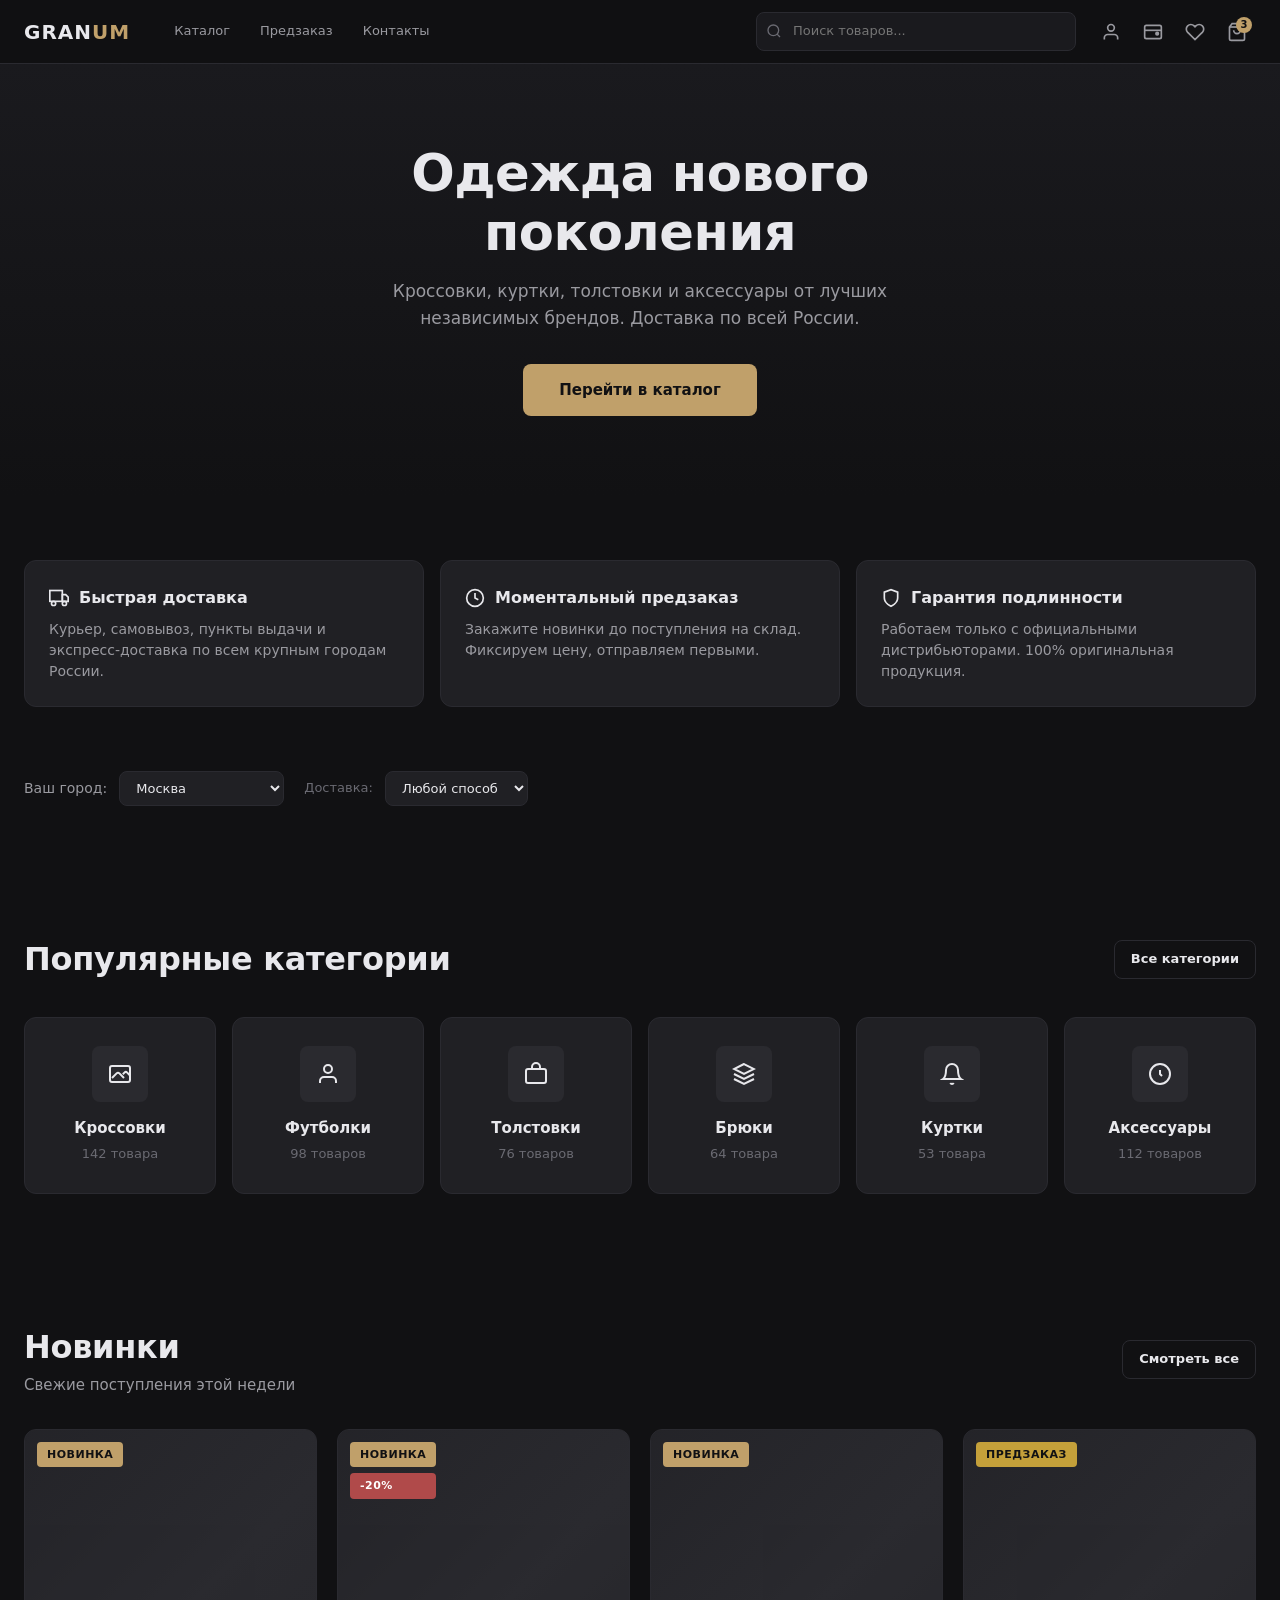
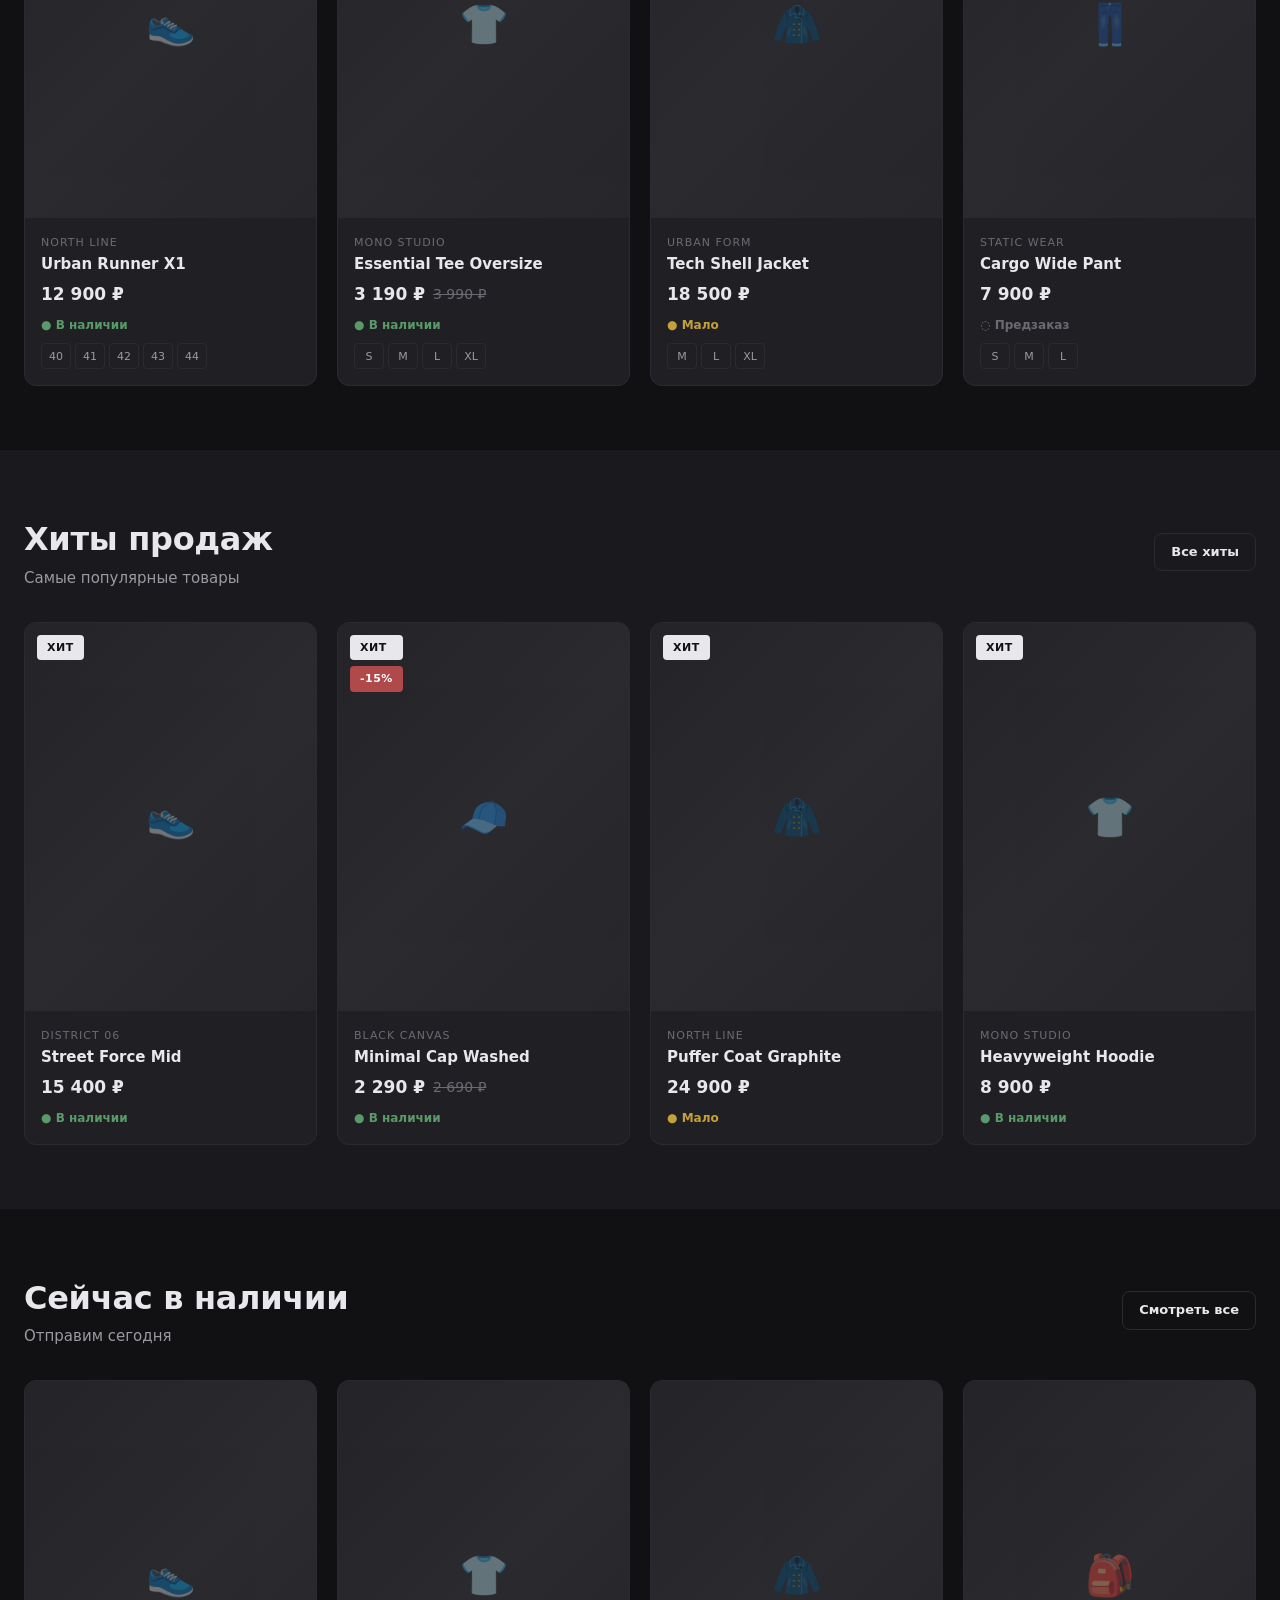
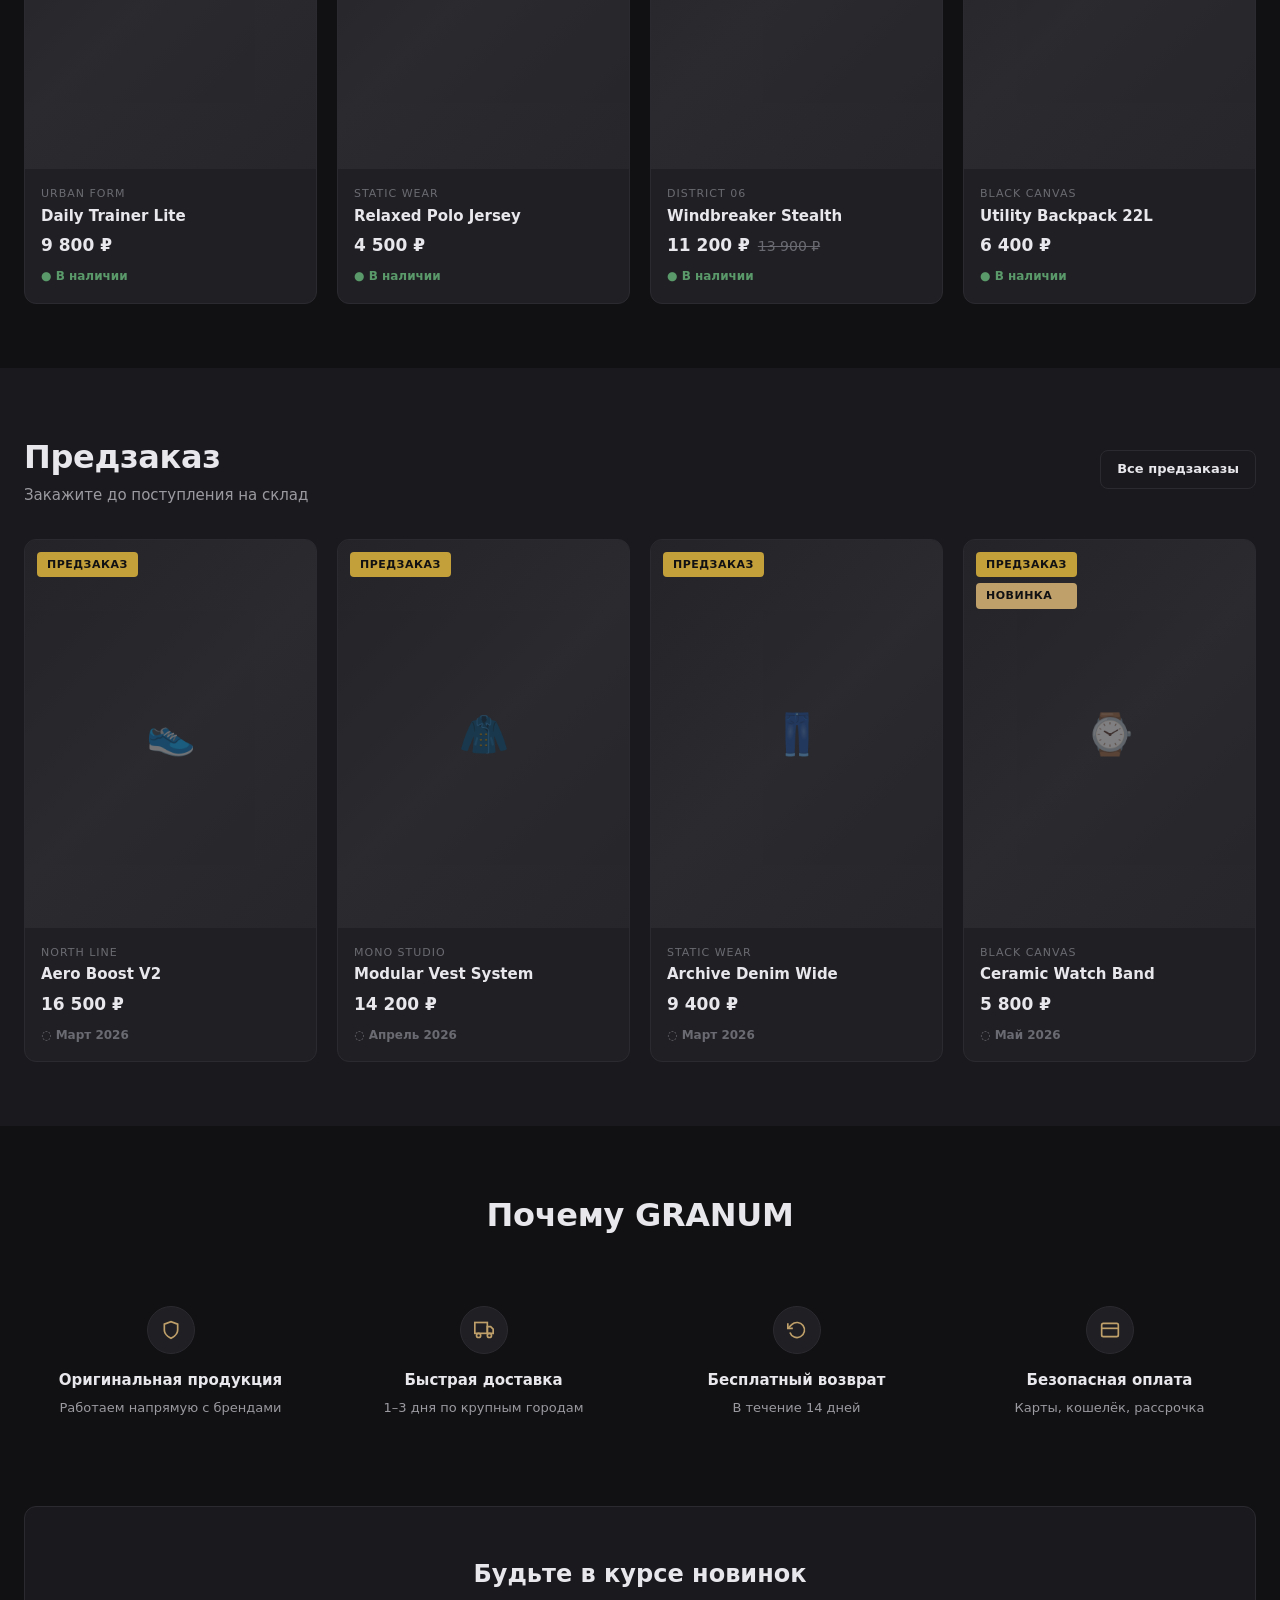
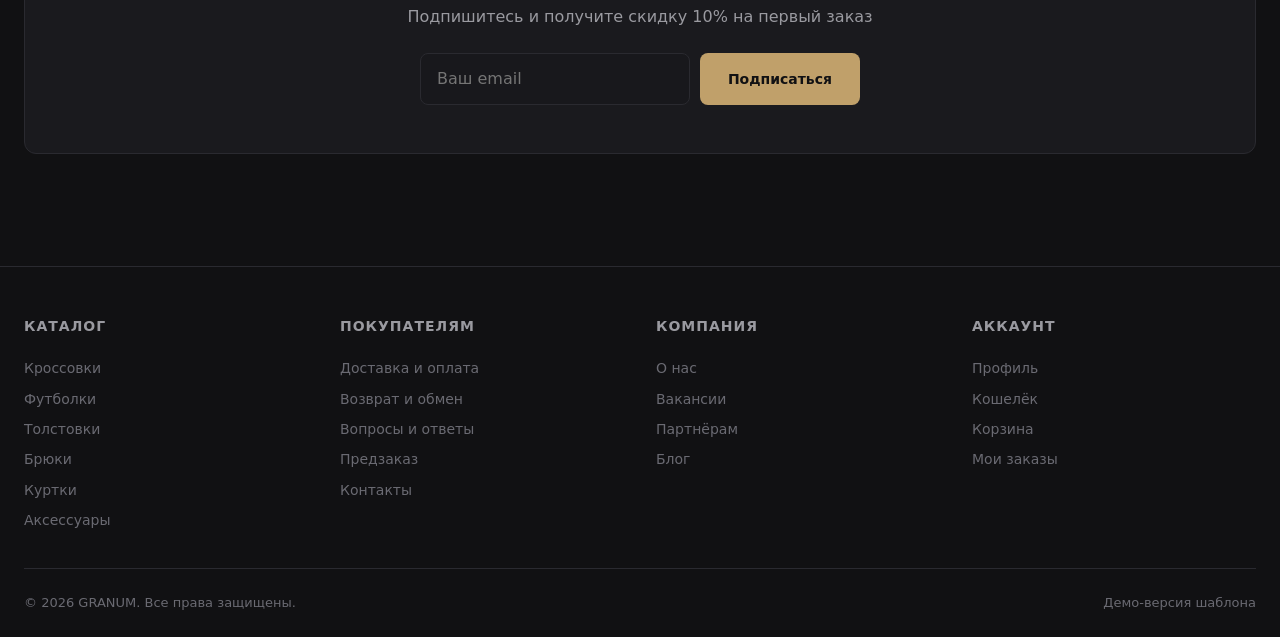
<file: clothing-store/index.html>
<!DOCTYPE html>
<html lang="ru">
<head>
<meta charset="UTF-8">
<meta name="viewport" content="width=device-width, initial-scale=1.0">
<title>GRANUM — Интернет-магазин одежды</title>
<meta name="description" content="GRANUM — современный интернет-магазин одежды. Кроссовки, футболки, толстовки, куртки и аксессуары лучших брендов.">
<link rel="stylesheet" href="assets/css/style.css">
</head>
<body>

<!-- Header -->
<header class="header">
  <div class="container">
    <a href="index.html" class="logo">GRAN<span>UM</span></a>
    <nav class="header-nav">
      <a href="catalog.html">Каталог</a>
      <a href="preorder.html">Предзаказ</a>
      <a href="feedback.html">Контакты</a>
    </nav>
    <div class="header-search">
      <svg width="16" height="16" viewBox="0 0 24 24" fill="none" stroke="currentColor" stroke-width="2"><circle cx="11" cy="11" r="8"/><line x1="21" y1="21" x2="16.65" y2="16.65"/></svg>
      <input type="text" placeholder="Поиск товаров...">
    </div>
    <div class="header-icons">
      <a href="profile.html" title="Профиль"><svg width="20" height="20" viewBox="0 0 24 24" fill="none" stroke="currentColor" stroke-width="2"><path d="M20 21v-2a4 4 0 0 0-4-4H8a4 4 0 0 0-4 4v2"/><circle cx="12" cy="7" r="4"/></svg></a>
      <a href="wallet.html" title="Кошелёк"><svg width="20" height="20" viewBox="0 0 24 24" fill="none" stroke="currentColor" stroke-width="2"><rect x="2" y="4" width="20" height="16" rx="2"/><path d="M2 10h20"/><circle cx="17" cy="14" r="1.5" fill="currentColor"/></svg></a>
      <a href="catalog.html" title="Избранное"><svg width="20" height="20" viewBox="0 0 24 24" fill="none" stroke="currentColor" stroke-width="2"><path d="M20.84 4.61a5.5 5.5 0 0 0-7.78 0L12 5.67l-1.06-1.06a5.5 5.5 0 0 0-7.78 7.78l1.06 1.06L12 21.23l7.78-7.78 1.06-1.06a5.5 5.5 0 0 0 0-7.78z"/></svg></a>
      <a href="cart.html" title="Корзина"><svg width="20" height="20" viewBox="0 0 24 24" fill="none" stroke="currentColor" stroke-width="2"><path d="M6 2L3 6v14a2 2 0 0 0 2 2h14a2 2 0 0 0 2-2V6l-3-4z"/><line x1="3" y1="6" x2="21" y2="6"/><path d="M16 10a4 4 0 0 1-8 0"/></svg><span class="icon-badge">3</span></a>
    </div>
    <button class="burger" aria-label="Меню"><span></span><span></span><span></span></button>
  </div>
</header>

<!-- Mobile Menu -->
<div class="mobile-menu">
  <div class="mobile-menu-header">
    <span class="logo">GRAN<span>UM</span></span>
    <button class="mobile-menu-close">✕</button>
  </div>
  <nav>
    <a href="index.html">Главная</a>
    <a href="catalog.html">Каталог</a>
    <a href="preorder.html">Предзаказ</a>
    <a href="profile.html">Профиль</a>
    <a href="wallet.html">Кошелёк</a>
    <a href="cart.html">Корзина</a>
    <a href="feedback.html">Обратная связь</a>
  </nav>
</div>

<!-- Hero -->
<section class="hero">
  <div class="container">
    <h1 class="fade-in">Одежда нового<br>поколения</h1>
    <p class="fade-in">Кроссовки, куртки, толстовки и аксессуары от лучших независимых брендов. Доставка по всей России.</p>
    <div class="fade-in">
      <a href="catalog.html" class="btn btn-primary btn-lg">Перейти в каталог</a>
    </div>
  </div>
</section>

<!-- Delivery & Preorder Info -->
<section class="section">
  <div class="container">
    <div class="info-blocks fade-in">
      <div class="info-block">
        <h3><svg width="20" height="20" viewBox="0 0 24 24" fill="none" stroke="currentColor" stroke-width="2"><rect x="1" y="3" width="15" height="13"/><polygon points="16 8 20 8 23 11 23 16 16 16 16 8"/><circle cx="5.5" cy="18.5" r="2.5"/><circle cx="18.5" cy="18.5" r="2.5"/></svg> Быстрая доставка</h3>
        <p>Курьер, самовывоз, пункты выдачи и экспресс-доставка по всем крупным городам России.</p>
      </div>
      <div class="info-block">
        <h3><svg width="20" height="20" viewBox="0 0 24 24" fill="none" stroke="currentColor" stroke-width="2"><circle cx="12" cy="12" r="10"/><polyline points="12 6 12 12 16 14"/></svg> Моментальный предзаказ</h3>
        <p>Закажите новинки до поступления на склад. Фиксируем цену, отправляем первыми.</p>
      </div>
      <div class="info-block">
        <h3><svg width="20" height="20" viewBox="0 0 24 24" fill="none" stroke="currentColor" stroke-width="2"><path d="M12 22s8-4 8-10V5l-8-3-8 3v7c0 6 8 10 8 10z"/></svg> Гарантия подлинности</h3>
        <p>Работаем только с официальными дистрибьюторами. 100% оригинальная продукция.</p>
      </div>
    </div>
  </div>
</section>

<!-- City Selector -->
<section class="section" style="padding-top:0;">
  <div class="container">
    <div class="fade-in" style="display:flex;align-items:center;gap:12px;flex-wrap:wrap;">
      <span style="font-size:14px;color:var(--text-secondary);">Ваш город:</span>
      <select class="city-select sort-select">
        <option>Москва</option>
        <option>Санкт-Петербург</option>
        <option>Казань</option>
        <option>Екатеринбург</option>
        <option>Новосибирск</option>
        <option>Краснодар</option>
      </select>
      <span style="font-size:13px;color:var(--text-muted);margin-left:8px;">Доставка:</span>
      <select class="sort-select">
        <option>Любой способ</option>
        <option>Курьер</option>
        <option>Самовывоз</option>
        <option>Пункт выдачи</option>
        <option>Экспресс</option>
      </select>
    </div>
  </div>
</section>

<!-- Categories -->
<section class="section">
  <div class="container">
    <div class="section-header fade-in">
      <h2 class="section-title">Популярные категории</h2>
      <a href="catalog.html" class="btn btn-outline btn-sm">Все категории</a>
    </div>
    <div class="categories-grid fade-in">
      <a href="catalog.html" class="category-card">
        <div class="cat-icon"><svg width="24" height="24" viewBox="0 0 24 24" fill="none" stroke="currentColor" stroke-width="2"><path d="M4 16l4.586-4.586a2 2 0 0 1 2.828 0L16 16"/><path d="M14.828 12.172l1.586-1.586a2 2 0 0 1 2.828 0L22 13.5"/><rect x="2" y="4" width="20" height="16" rx="2"/></svg></div>
        <h3>Кроссовки</h3><p>142 товара</p>
      </a>
      <a href="catalog.html" class="category-card">
        <div class="cat-icon"><svg width="24" height="24" viewBox="0 0 24 24" fill="none" stroke="currentColor" stroke-width="2"><path d="M20 21v-2a4 4 0 0 0-4-4H8a4 4 0 0 0-4 4v2"/><circle cx="12" cy="7" r="4"/></svg></div>
        <h3>Футболки</h3><p>98 товаров</p>
      </a>
      <a href="catalog.html" class="category-card">
        <div class="cat-icon"><svg width="24" height="24" viewBox="0 0 24 24" fill="none" stroke="currentColor" stroke-width="2"><rect x="2" y="7" width="20" height="14" rx="2"/><path d="M16 7V5a4 4 0 0 0-8 0v2"/></svg></div>
        <h3>Толстовки</h3><p>76 товаров</p>
      </a>
      <a href="catalog.html" class="category-card">
        <div class="cat-icon"><svg width="24" height="24" viewBox="0 0 24 24" fill="none" stroke="currentColor" stroke-width="2"><path d="M12 2L2 7l10 5 10-5-10-5z"/><path d="M2 17l10 5 10-5"/><path d="M2 12l10 5 10-5"/></svg></div>
        <h3>Брюки</h3><p>64 товара</p>
      </a>
      <a href="catalog.html" class="category-card">
        <div class="cat-icon"><svg width="24" height="24" viewBox="0 0 24 24" fill="none" stroke="currentColor" stroke-width="2"><path d="M18 8A6 6 0 0 0 6 8c0 7-3 9-3 9h18s-3-2-3-9"/><path d="M13.73 21a2 2 0 0 1-3.46 0"/></svg></div>
        <h3>Куртки</h3><p>53 товара</p>
      </a>
      <a href="catalog.html" class="category-card">
        <div class="cat-icon"><svg width="24" height="24" viewBox="0 0 24 24" fill="none" stroke="currentColor" stroke-width="2"><circle cx="12" cy="12" r="10"/><path d="M12 8v4l2 2"/></svg></div>
        <h3>Аксессуары</h3><p>112 товаров</p>
      </a>
    </div>
  </div>
</section>

<!-- New Arrivals -->
<section class="section">
  <div class="container">
    <div class="section-header fade-in">
      <div><h2 class="section-title">Новинки</h2><p class="section-subtitle" style="margin-bottom:0">Свежие поступления этой недели</p></div>
      <a href="catalog.html" class="btn btn-outline btn-sm">Смотреть все</a>
    </div>
    <div class="products-grid fade-in">
      <div class="product-card">
        <div class="product-thumb"><div class="placeholder-img">👟</div><div class="product-badges"><span class="badge badge-new">Новинка</span></div><div class="product-actions-overlay"><a href="product.html" class="btn btn-primary btn-sm" style="flex:1">В корзину</a><button class="btn btn-secondary btn-sm btn-quick-view">👁</button></div></div>
        <div class="product-info"><div class="product-brand">North Line</div><div class="product-name"><a href="product.html">Urban Runner X1</a></div><div class="product-price"><span class="price-current">12 900 ₽</span></div><div class="product-status status-instock">● В наличии</div><div class="product-sizes"><span>40</span><span>41</span><span>42</span><span>43</span><span>44</span></div></div>
      </div>
      <div class="product-card">
        <div class="product-thumb"><div class="placeholder-img">👕</div><div class="product-badges"><span class="badge badge-new">Новинка</span><span class="badge badge-sale">-20%</span></div><div class="product-actions-overlay"><a href="product.html" class="btn btn-primary btn-sm" style="flex:1">В корзину</a><button class="btn btn-secondary btn-sm btn-quick-view">👁</button></div></div>
        <div class="product-info"><div class="product-brand">Mono Studio</div><div class="product-name"><a href="product.html">Essential Tee Oversize</a></div><div class="product-price"><span class="price-current">3 190 ₽</span><span class="price-old">3 990 ₽</span></div><div class="product-status status-instock">● В наличии</div><div class="product-sizes"><span>S</span><span>M</span><span>L</span><span>XL</span></div></div>
      </div>
      <div class="product-card">
        <div class="product-thumb"><div class="placeholder-img">🧥</div><div class="product-badges"><span class="badge badge-new">Новинка</span></div><div class="product-actions-overlay"><a href="product.html" class="btn btn-primary btn-sm" style="flex:1">В корзину</a><button class="btn btn-secondary btn-sm btn-quick-view">👁</button></div></div>
        <div class="product-info"><div class="product-brand">Urban Form</div><div class="product-name"><a href="product.html">Tech Shell Jacket</a></div><div class="product-price"><span class="price-current">18 500 ₽</span></div><div class="product-status status-low">● Мало</div><div class="product-sizes"><span>M</span><span>L</span><span>XL</span></div></div>
      </div>
      <div class="product-card">
        <div class="product-thumb"><div class="placeholder-img">👖</div><div class="product-badges"><span class="badge badge-preorder">Предзаказ</span></div><div class="product-actions-overlay"><a href="preorder.html" class="btn btn-primary btn-sm" style="flex:1">Предзаказ</a><button class="btn btn-secondary btn-sm btn-quick-view">👁</button></div></div>
        <div class="product-info"><div class="product-brand">Static Wear</div><div class="product-name"><a href="product.html">Cargo Wide Pant</a></div><div class="product-price"><span class="price-current">7 900 ₽</span></div><div class="product-status status-preorder">◌ Предзаказ</div><div class="product-sizes"><span>S</span><span>M</span><span>L</span></div></div>
      </div>
    </div>
  </div>
</section>

<!-- Hits -->
<section class="section" style="background:var(--bg-secondary);padding:64px 0;">
  <div class="container">
    <div class="section-header fade-in">
      <div><h2 class="section-title">Хиты продаж</h2><p class="section-subtitle" style="margin-bottom:0">Самые популярные товары</p></div>
      <a href="catalog.html" class="btn btn-outline btn-sm">Все хиты</a>
    </div>
    <div class="products-grid fade-in">
      <div class="product-card">
        <div class="product-thumb"><div class="placeholder-img">👟</div><div class="product-badges"><span class="badge badge-hit">Хит</span></div><div class="product-actions-overlay"><a href="product.html" class="btn btn-primary btn-sm" style="flex:1">В корзину</a><button class="btn btn-secondary btn-sm btn-quick-view">👁</button></div></div>
        <div class="product-info"><div class="product-brand">District 06</div><div class="product-name"><a href="product.html">Street Force Mid</a></div><div class="product-price"><span class="price-current">15 400 ₽</span></div><div class="product-status status-instock">● В наличии</div></div>
      </div>
      <div class="product-card">
        <div class="product-thumb"><div class="placeholder-img">🧢</div><div class="product-badges"><span class="badge badge-hit">Хит</span><span class="badge badge-sale">-15%</span></div><div class="product-actions-overlay"><a href="product.html" class="btn btn-primary btn-sm" style="flex:1">В корзину</a><button class="btn btn-secondary btn-sm btn-quick-view">👁</button></div></div>
        <div class="product-info"><div class="product-brand">Black Canvas</div><div class="product-name"><a href="product.html">Minimal Cap Washed</a></div><div class="product-price"><span class="price-current">2 290 ₽</span><span class="price-old">2 690 ₽</span></div><div class="product-status status-instock">● В наличии</div></div>
      </div>
      <div class="product-card">
        <div class="product-thumb"><div class="placeholder-img">🧥</div><div class="product-badges"><span class="badge badge-hit">Хит</span></div><div class="product-actions-overlay"><a href="product.html" class="btn btn-primary btn-sm" style="flex:1">В корзину</a><button class="btn btn-secondary btn-sm btn-quick-view">👁</button></div></div>
        <div class="product-info"><div class="product-brand">North Line</div><div class="product-name"><a href="product.html">Puffer Coat Graphite</a></div><div class="product-price"><span class="price-current">24 900 ₽</span></div><div class="product-status status-low">● Мало</div></div>
      </div>
      <div class="product-card">
        <div class="product-thumb"><div class="placeholder-img">👕</div><div class="product-badges"><span class="badge badge-hit">Хит</span></div><div class="product-actions-overlay"><a href="product.html" class="btn btn-primary btn-sm" style="flex:1">В корзину</a><button class="btn btn-secondary btn-sm btn-quick-view">👁</button></div></div>
        <div class="product-info"><div class="product-brand">Mono Studio</div><div class="product-name"><a href="product.html">Heavyweight Hoodie</a></div><div class="product-price"><span class="price-current">8 900 ₽</span></div><div class="product-status status-instock">● В наличии</div></div>
      </div>
    </div>
  </div>
</section>

<!-- In Stock -->
<section class="section">
  <div class="container">
    <div class="section-header fade-in">
      <div><h2 class="section-title">Сейчас в наличии</h2><p class="section-subtitle" style="margin-bottom:0">Отправим сегодня</p></div>
      <a href="catalog.html" class="btn btn-outline btn-sm">Смотреть все</a>
    </div>
    <div class="products-grid fade-in">
      <div class="product-card"><div class="product-thumb"><div class="placeholder-img">👟</div><div class="product-actions-overlay"><a href="product.html" class="btn btn-primary btn-sm" style="flex:1">В корзину</a></div></div><div class="product-info"><div class="product-brand">Urban Form</div><div class="product-name"><a href="product.html">Daily Trainer Lite</a></div><div class="product-price"><span class="price-current">9 800 ₽</span></div><div class="product-status status-instock">● В наличии</div></div></div>
      <div class="product-card"><div class="product-thumb"><div class="placeholder-img">👕</div><div class="product-actions-overlay"><a href="product.html" class="btn btn-primary btn-sm" style="flex:1">В корзину</a></div></div><div class="product-info"><div class="product-brand">Static Wear</div><div class="product-name"><a href="product.html">Relaxed Polo Jersey</a></div><div class="product-price"><span class="price-current">4 500 ₽</span></div><div class="product-status status-instock">● В наличии</div></div></div>
      <div class="product-card"><div class="product-thumb"><div class="placeholder-img">🧥</div><div class="product-actions-overlay"><a href="product.html" class="btn btn-primary btn-sm" style="flex:1">В корзину</a></div></div><div class="product-info"><div class="product-brand">District 06</div><div class="product-name"><a href="product.html">Windbreaker Stealth</a></div><div class="product-price"><span class="price-current">11 200 ₽</span><span class="price-old">13 900 ₽</span></div><div class="product-status status-instock">● В наличии</div></div></div>
      <div class="product-card"><div class="product-thumb"><div class="placeholder-img">🎒</div><div class="product-actions-overlay"><a href="product.html" class="btn btn-primary btn-sm" style="flex:1">В корзину</a></div></div><div class="product-info"><div class="product-brand">Black Canvas</div><div class="product-name"><a href="product.html">Utility Backpack 22L</a></div><div class="product-price"><span class="price-current">6 400 ₽</span></div><div class="product-status status-instock">● В наличии</div></div></div>
    </div>
  </div>
</section>

<!-- Preorder Section -->
<section class="section" style="background:var(--bg-secondary);padding:64px 0;">
  <div class="container">
    <div class="section-header fade-in">
      <div><h2 class="section-title">Предзаказ</h2><p class="section-subtitle" style="margin-bottom:0">Закажите до поступления на склад</p></div>
      <a href="preorder.html" class="btn btn-outline btn-sm">Все предзаказы</a>
    </div>
    <div class="products-grid fade-in">
      <div class="product-card"><div class="product-thumb"><div class="placeholder-img">👟</div><div class="product-badges"><span class="badge badge-preorder">Предзаказ</span></div><div class="product-actions-overlay"><a href="preorder.html" class="btn btn-primary btn-sm" style="flex:1">Предзаказ</a></div></div><div class="product-info"><div class="product-brand">North Line</div><div class="product-name"><a href="product.html">Aero Boost V2</a></div><div class="product-price"><span class="price-current">16 500 ₽</span></div><div class="product-status status-preorder">◌ Март 2026</div></div></div>
      <div class="product-card"><div class="product-thumb"><div class="placeholder-img">🧥</div><div class="product-badges"><span class="badge badge-preorder">Предзаказ</span></div><div class="product-actions-overlay"><a href="preorder.html" class="btn btn-primary btn-sm" style="flex:1">Предзаказ</a></div></div><div class="product-info"><div class="product-brand">Mono Studio</div><div class="product-name"><a href="product.html">Modular Vest System</a></div><div class="product-price"><span class="price-current">14 200 ₽</span></div><div class="product-status status-preorder">◌ Апрель 2026</div></div></div>
      <div class="product-card"><div class="product-thumb"><div class="placeholder-img">👖</div><div class="product-badges"><span class="badge badge-preorder">Предзаказ</span></div><div class="product-actions-overlay"><a href="preorder.html" class="btn btn-primary btn-sm" style="flex:1">Предзаказ</a></div></div><div class="product-info"><div class="product-brand">Static Wear</div><div class="product-name"><a href="product.html">Archive Denim Wide</a></div><div class="product-price"><span class="price-current">9 400 ₽</span></div><div class="product-status status-preorder">◌ Март 2026</div></div></div>
      <div class="product-card"><div class="product-thumb"><div class="placeholder-img">⌚</div><div class="product-badges"><span class="badge badge-preorder">Предзаказ</span><span class="badge badge-new">Новинка</span></div><div class="product-actions-overlay"><a href="preorder.html" class="btn btn-primary btn-sm" style="flex:1">Предзаказ</a></div></div><div class="product-info"><div class="product-brand">Black Canvas</div><div class="product-name"><a href="product.html">Ceramic Watch Band</a></div><div class="product-price"><span class="price-current">5 800 ₽</span></div><div class="product-status status-preorder">◌ Май 2026</div></div></div>
    </div>
  </div>
</section>

<!-- Advantages -->
<section class="section">
  <div class="container">
    <h2 class="section-title fade-in" style="text-align:center;margin-bottom:40px;">Почему GRANUM</h2>
    <div class="advantages fade-in">
      <div class="advantage-item">
        <div class="adv-icon"><svg width="20" height="20" viewBox="0 0 24 24" fill="none" stroke="currentColor" stroke-width="2"><path d="M12 22s8-4 8-10V5l-8-3-8 3v7c0 6 8 10 8 10z"/></svg></div>
        <h4>Оригинальная продукция</h4><p>Работаем напрямую с брендами</p>
      </div>
      <div class="advantage-item">
        <div class="adv-icon"><svg width="20" height="20" viewBox="0 0 24 24" fill="none" stroke="currentColor" stroke-width="2"><rect x="1" y="3" width="15" height="13"/><polygon points="16 8 20 8 23 11 23 16 16 16 16 8"/><circle cx="5.5" cy="18.5" r="2.5"/><circle cx="18.5" cy="18.5" r="2.5"/></svg></div>
        <h4>Быстрая доставка</h4><p>1–3 дня по крупным городам</p>
      </div>
      <div class="advantage-item">
        <div class="adv-icon"><svg width="20" height="20" viewBox="0 0 24 24" fill="none" stroke="currentColor" stroke-width="2"><polyline points="1 4 1 10 7 10"/><path d="M3.51 15a9 9 0 1 0 2.13-9.36L1 10"/></svg></div>
        <h4>Бесплатный возврат</h4><p>В течение 14 дней</p>
      </div>
      <div class="advantage-item">
        <div class="adv-icon"><svg width="20" height="20" viewBox="0 0 24 24" fill="none" stroke="currentColor" stroke-width="2"><rect x="2" y="4" width="20" height="16" rx="2"/><path d="M2 10h20"/></svg></div>
        <h4>Безопасная оплата</h4><p>Карты, кошелёк, рассрочка</p>
      </div>
    </div>
  </div>
</section>

<!-- Subscribe -->
<section class="section" style="padding-top:0;">
  <div class="container">
    <div class="subscribe-block fade-in">
      <h2>Будьте в курсе новинок</h2>
      <p>Подпишитесь и получите скидку 10% на первый заказ</p>
      <div class="subscribe-form">
        <input type="email" placeholder="Ваш email">
        <button class="btn btn-primary">Подписаться</button>
      </div>
    </div>
  </div>
</section>

<!-- Footer -->
<footer class="footer">
  <div class="container">
    <div class="footer-grid">
      <div class="footer-col">
        <h4>Каталог</h4>
        <a href="catalog.html">Кроссовки</a><a href="catalog.html">Футболки</a><a href="catalog.html">Толстовки</a><a href="catalog.html">Брюки</a><a href="catalog.html">Куртки</a><a href="catalog.html">Аксессуары</a>
      </div>
      <div class="footer-col">
        <h4>Покупателям</h4>
        <a href="feedback.html">Доставка и оплата</a><a href="feedback.html">Возврат и обмен</a><a href="feedback.html">Вопросы и ответы</a><a href="preorder.html">Предзаказ</a><a href="feedback.html">Контакты</a>
      </div>
      <div class="footer-col">
        <h4>Компания</h4>
        <a href="#">О нас</a><a href="#">Вакансии</a><a href="#">Партнёрам</a><a href="#">Блог</a>
      </div>
      <div class="footer-col">
        <h4>Аккаунт</h4>
        <a href="profile.html">Профиль</a><a href="wallet.html">Кошелёк</a><a href="cart.html">Корзина</a><a href="profile.html">Мои заказы</a>
      </div>
    </div>
    <div class="footer-bottom">
      <span>© 2026 GRANUM. Все права защищены.</span>
      <span>Демо-версия шаблона</span>
    </div>
  </div>
</footer>

<!-- Quick View Modal -->
<div class="modal-overlay" id="quickViewModal">
  <div class="modal">
    <div class="modal-header"><h2>Быстрый просмотр</h2><button class="modal-close">✕</button></div>
    <div style="display:grid;grid-template-columns:1fr 1fr;gap:20px;">
      <div style="aspect-ratio:3/4;background:var(--bg-hover);border-radius:var(--radius);display:flex;align-items:center;justify-content:center;font-size:48px;opacity:0.3;">👟</div>
      <div>
        <div class="product-brand">North Line</div>
        <h3 style="font-size:18px;margin-bottom:8px;">Urban Runner X1</h3>
        <div class="product-price"><span class="price-current">12 900 ₽</span></div>
        <div class="product-status status-instock" style="margin:12px 0;">● В наличии</div>
        <div class="option-label">Размер</div>
        <div class="size-options"><button class="size-btn">40</button><button class="size-btn active">42</button><button class="size-btn">43</button><button class="size-btn">44</button></div>
        <div style="margin-top:16px;display:flex;gap:8px;"><a href="product.html" class="btn btn-primary btn-sm" style="flex:1;">Подробнее</a><a href="cart.html" class="btn btn-secondary btn-sm">В корзину</a></div>
      </div>
    </div>
  </div>
</div>

<script src="assets/js/app.js"></script>
</body>
</html>
</file>
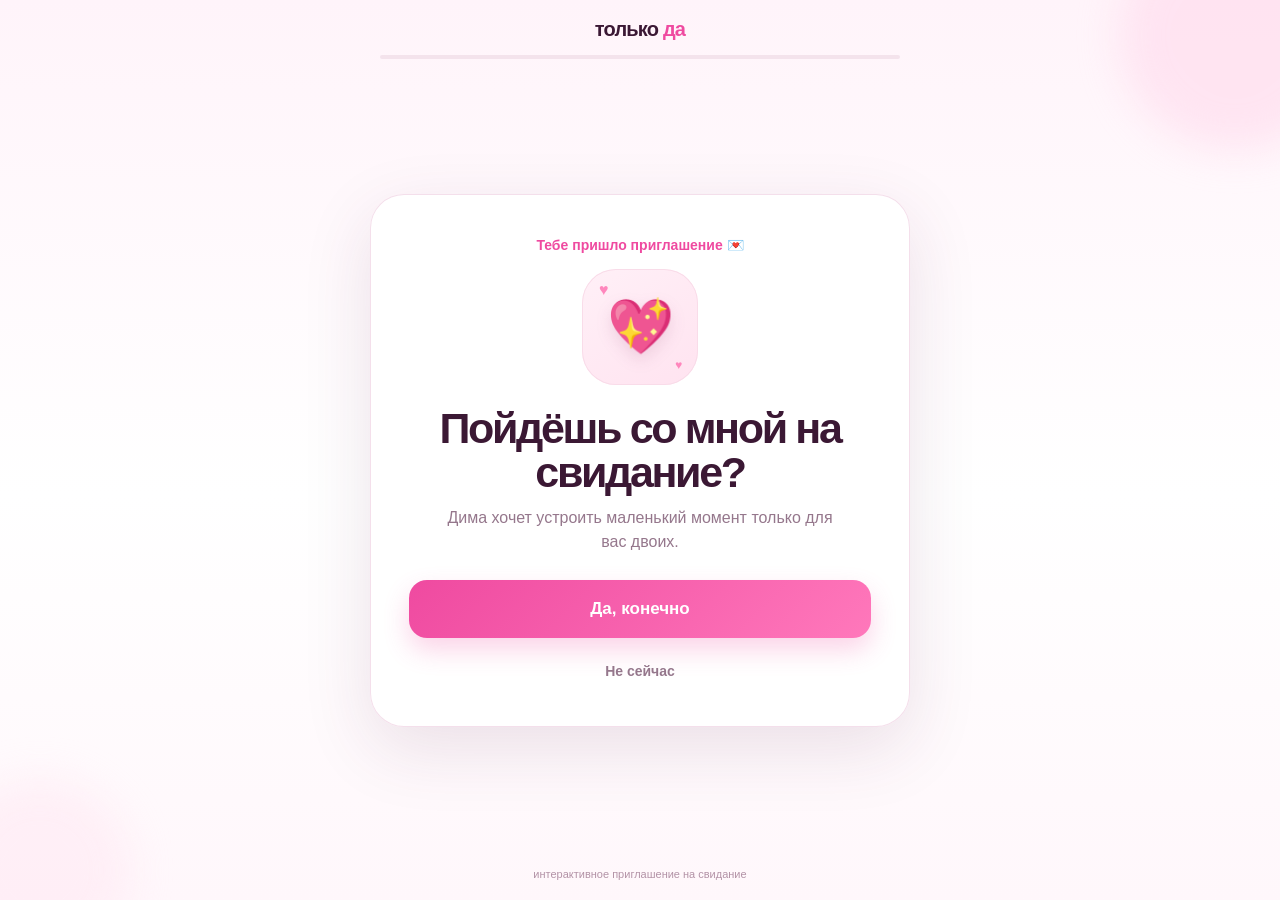
<file: tolko-da/index.html>
<!doctype html>
<html lang="ru">
<head>
<meta charset="utf-8">
<meta name="viewport" content="width=device-width,initial-scale=1,viewport-fit=cover">
<meta name="theme-color" content="#fff6fb">
<title>Только Да</title>
<style>
:root{--bg:#fff7fb;--card:#fff;--ink:#3b1834;--muted:#95778c;--pink:#ef4aa0;--pink2:#ff78bb;--line:#f1d9e6;--soft:#fff0f7;--shadow:0 22px 70px rgba(91,31,72,.12)}
*{box-sizing:border-box;-webkit-tap-highlight-color:transparent}
html,body{margin:0;min-height:100%;font-family:-apple-system,BlinkMacSystemFont,"SF Pro Display","Segoe UI",sans-serif;background:linear-gradient(180deg,#fff4fa 0,#fff 55%,#fff7fb 100%);color:var(--ink)}
button,input{font:inherit}button{cursor:pointer}.app{min-height:100svh;display:flex;flex-direction:column;overflow:hidden;position:relative}.app:before,.app:after{content:"";position:fixed;border-radius:50%;filter:blur(20px);opacity:.55;pointer-events:none}.app:before{width:230px;height:230px;background:#ffd6ea;top:-80px;right:-70px}.app:after{width:180px;height:180px;background:#ffe7f2;bottom:-60px;left:-50px}.top{position:relative;z-index:2;padding:18px 20px 8px;text-align:center}.logo{font-weight:900;letter-spacing:-.04em;font-size:20px}.logo b{color:var(--pink)}.progress{height:4px;border-radius:99px;background:#f4e3ec;margin:14px auto 0;max-width:520px;overflow:hidden}.progress i{display:block;height:100%;width:0;background:linear-gradient(90deg,var(--pink),var(--pink2));transition:.35s}.stage{position:relative;z-index:1;flex:1;width:min(540px,calc(100% - 24px));margin:0 auto;display:grid;place-items:center;padding:12px 0 26px}.card{width:100%;background:rgba(255,255,255,.95);border:1px solid rgba(244,222,234,.95);border-radius:34px;box-shadow:var(--shadow);padding:34px 22px 26px;text-align:center;animation:cardIn .32s ease both}@keyframes cardIn{from{opacity:0;transform:translateY(10px) scale(.985)}to{opacity:1;transform:none}}.kicker{font-size:14px;font-weight:800;color:var(--pink);margin-bottom:16px}.illustration{width:116px;height:116px;border-radius:34px;background:linear-gradient(145deg,#fff0f7,#ffe3f0);display:grid;place-items:center;margin:0 auto 22px;box-shadow:inset 0 0 0 1px #f9dce9;position:relative}.illustration .big{font-size:54px;filter:drop-shadow(0 7px 8px rgba(122,35,87,.12))}.illustration:before,.illustration:after{content:"♥";position:absolute;color:#ff87bd;font-size:16px;animation:float 2.2s ease-in-out infinite}.illustration:before{top:12px;left:17px}.illustration:after{right:16px;bottom:13px;animation-delay:.55s;font-size:12px}@keyframes float{50%{transform:translateY(-5px) rotate(7deg)}}h1{margin:0 auto 12px;max-width:440px;font-size:clamp(30px,8.2vw,43px);line-height:1.02;letter-spacing:-.055em}p{margin:0 auto;max-width:400px;color:var(--muted);line-height:1.5;font-size:16px}.actions{display:grid;gap:10px;margin-top:26px}.btn{border:0;border-radius:18px;min-height:58px;padding:15px 18px;font-weight:850;font-size:17px;transition:.15s}.btn:active,.choice:active,.day:active{transform:scale(.98)}.primary{color:#fff;background:linear-gradient(135deg,var(--pink),var(--pink2));box-shadow:0 12px 26px rgba(239,74,160,.24)}.secondary{background:var(--soft);color:var(--ink)}.ghost{background:transparent;color:var(--muted);min-height:44px;font-size:14px}.step{font-size:13px;font-weight:800;color:#c19aaf;margin-bottom:14px}.days{display:flex;gap:8px;overflow:auto;padding:3px 1px 8px;margin:20px -2px 0;scrollbar-width:none}.days::-webkit-scrollbar{display:none}.day{flex:0 0 auto;border:1px solid var(--line);background:#fff;border-radius:15px;padding:11px 13px;color:var(--ink);font-weight:800}.day.on{background:var(--ink);border-color:var(--ink);color:#fff}.fields{display:grid;grid-template-columns:1.35fr .8fr;gap:10px;margin-top:12px;text-align:left}label{display:grid;gap:7px;font-size:12px;font-weight:800;color:var(--muted)}input{width:100%;height:56px;border:1.5px solid var(--line);border-radius:17px;background:#fff;color:var(--ink);padding:0 14px;outline:none}input:focus{border-color:#ef6aab;box-shadow:0 0 0 3px rgba(239,74,160,.09)}.grid{display:grid;grid-template-columns:repeat(2,1fr);gap:10px;margin-top:22px}.choice{min-height:106px;border:1.5px solid var(--line);background:#fff;border-radius:21px;padding:15px 10px;display:grid;place-content:center;gap:7px;color:var(--ink);font-weight:850;transition:.15s;position:relative}.choice .emoji{font-size:31px}.choice.on{border-color:var(--pink);background:var(--soft);box-shadow:0 0 0 3px rgba(239,74,160,.08)}.choice.on:after{content:"✓";position:absolute;top:8px;right:9px;width:22px;height:22px;border-radius:50%;background:var(--pink);color:#fff;display:grid;place-items:center;font-size:12px}.summary{margin-top:20px;border:1px solid var(--line);background:#fff8fc;border-radius:24px;padding:16px;text-align:left;display:grid;gap:13px}.row{display:flex;align-items:center;gap:11px}.ico{width:40px;height:40px;border-radius:13px;background:#fff;display:grid;place-items:center;font-size:19px}.row b{display:block;font-size:15px}.row small{color:var(--muted);display:block;margin-top:2px}.status{margin-top:16px;display:inline-flex;gap:7px;align-items:center;background:#eefaf3;color:#2f7c52;padding:9px 12px;border-radius:999px;font-size:13px;font-weight:850}.micro{margin-top:17px;font-size:13px;color:var(--muted)}.micro button{border:0;background:transparent;color:var(--pink);font-weight:900;padding:0}.error{margin-top:10px;color:#c63877;font-size:13px;font-weight:800}.footer{position:relative;z-index:2;text-align:center;padding:0 18px 20px;color:#b392a6;font-size:11px}@media(min-width:700px){.card{padding:42px 38px 32px}.grid{grid-template-columns:repeat(3,1fr)}}
</style>
</head>
<body>
<div class="app"><header class="top"><div class="logo">только <b>да</b></div><div class="progress"><i id="bar"></i></div></header><main class="stage" id="root"></main><footer class="footer">интерактивное приглашение на свидание</footer></div>
<script>
const q=new URLSearchParams(location.search);const state={step:0,date:"",time:"18:30",activity:"",sender:q.get("from")||"Дима"};const root=document.getElementById("root"),bar=document.getElementById("bar");const acts=[["🍕","Пицца"],["🍣","Суши"],["🍔","Бургеры"],["🎬","Кино"],["🌙","Прогулка"],["🎳","Боулинг"]];function iso(n){const d=new Date();d.setHours(12,0,0,0);d.setDate(d.getDate()+n);return d.toISOString().slice(0,10)}function pretty(v){return new Intl.DateTimeFormat("ru-RU",{day:"numeric",month:"long"}).format(new Date(v+"T12:00:00"))}function go(n){state.step=n;render();scrollTo({top:0,behavior:"smooth"})}function card(inner){return `<section class="card">${inner}</section>`}function render(){bar.style.width=Math.min(100,state.step/4*100)+"%";if(state.step===0)root.innerHTML=card(`<div class="kicker">Тебе пришло приглашение 💌</div><div class="illustration"><div class="big">💖</div></div><h1>Пойдёшь со мной на свидание?</h1><p>${state.sender} хочет устроить маленький момент только для вас двоих.</p><div class="actions"><button class="btn primary" data-go="1">Да, конечно</button><button class="btn ghost" id="no">Не сейчас</button></div>`);if(state.step===1)root.innerHTML=card(`<div class="illustration"><div class="big">🥰</div></div><h1>Я знал, что ты согласишься!</h1><p>Теперь давай выберем детали. Это займёт меньше минуты.</p><div class="actions"><button class="btn primary" data-go="2">Давай</button></div>`);if(state.step===2){const days=[0,1,2,3,4].map(n=>{const d=iso(n),label=n===0?"Сегодня":n===1?"Завтра":new Intl.DateTimeFormat("ru-RU",{weekday:"short",day:"numeric"}).format(new Date(d+"T12:00:00"));return `<button class="day ${state.date===d?"on":""}" data-date="${d}">${label}</button>`}).join("");root.innerHTML=card(`<div class="step">1 из 2</div><div class="illustration"><div class="big">🗓️</div></div><h1>Когда тебе будет удобно?</h1><p>Выбери день и время встречи.</p><div class="days">${days}</div><div class="fields"><label>Дата<input id="date" type="date" min="${iso(0)}" value="${state.date}"></label><label>Время<input id="time" type="time" step="1800" value="${state.time}"></label></div><div id="err"></div><div class="actions"><button class="btn primary" id="nextDate">Выбрать</button><button class="btn ghost" data-go="1">Назад</button></div>`)}if(state.step===3)root.innerHTML=card(`<div class="step">2 из 2</div><div class="illustration"><div class="big">✨</div></div><h1>Что будем делать?</h1><p>Выбери то, что хочется больше всего.</p><div class="grid">${acts.map(a=>`<button class="choice ${state.activity===a[1]?"on":""}" data-act="${a[1]}"><span class="emoji">${a[0]}</span><span>${a[1]}</span></button>`).join("")}</div><div id="err"></div><div class="actions"><button class="btn primary" id="finish">Продолжить</button><button class="btn ghost" data-go="2">Назад</button></div>`);if(state.step===4)root.innerHTML=card(`<div class="illustration"><div class="big">💞</div></div><h1>Договорились!</h1><p>Встречаемся ${pretty(state.date)} в ${state.time}. В планах: ${state.activity}.</p><div class="summary"><div class="row"><div class="ico">📅</div><div><b>${pretty(state.date)}</b><small>Дата</small></div></div><div class="row"><div class="ico">🕒</div><div><b>${state.time}</b><small>Время</small></div></div><div class="row"><div class="ico">💗</div><div><b>${state.activity}</b><small>План</small></div></div></div><div class="status">✓ Ответ готов для ${state.sender}</div><div class="actions"><button class="btn primary" id="share">Поделиться планом</button><button class="btn secondary" id="again">Пройти ещё раз</button></div><div class="micro">Хочешь так же позвать? <button id="make">Создать приглашение →</button></div>`);bind()}function bind(){document.querySelectorAll("[data-go]").forEach(x=>x.onclick=()=>go(+x.dataset.go));document.querySelectorAll("[data-date]").forEach(x=>x.onclick=()=>{state.date=x.dataset.date;render()});document.querySelectorAll("[data-act]").forEach(x=>x.onclick=()=>{state.activity=x.dataset.act;render()});const no=document.getElementById("no");if(no)no.onclick=()=>{bar.style.width="0";root.innerHTML=card(`<div class="illustration"><div class="big">🌷</div></div><h1>Всё хорошо</h1><p>«Не сейчас» — тоже нормальный ответ.</p><div class="actions"><button class="btn secondary" id="backHome">Вернуться</button></div>`);document.getElementById("backHome").onclick=()=>go(0)};const nd=document.getElementById("nextDate");if(nd)nd.onclick=()=>{state.date=document.getElementById("date").value;state.time=document.getElementById("time").value;if(!state.date||!state.time){document.getElementById("err").innerHTML='<div class="error">Выбери дату и время</div>';return}go(3)};const f=document.getElementById("finish");if(f)f.onclick=()=>{if(!state.activity){document.getElementById("err").innerHTML='<div class="error">Выбери вариант</div>';return}go(4)};const sh=document.getElementById("share");if(sh)sh.onclick=async()=>{const text=`Договорились 💞 ${pretty(state.date)} в ${state.time} — ${state.activity}.`;if(navigator.share){try{await navigator.share({title:"Наше свидание",text});return}catch(e){}}try{await navigator.clipboard.writeText(text);sh.textContent="Скопировано ✓"}catch(e){sh.textContent="Готово ✓"}};const ag=document.getElementById("again");if(ag)ag.onclick=()=>{state.step=0;state.date="";state.activity="";render()};const mk=document.getElementById("make");if(mk)mk.onclick=()=>{const url=new URL(location.href);url.searchParams.set("from","Дима");navigator.clipboard?.writeText(url.href);mk.textContent="Ссылка скопирована ✓"}}render();
</script>
</body>
</html>
</file>
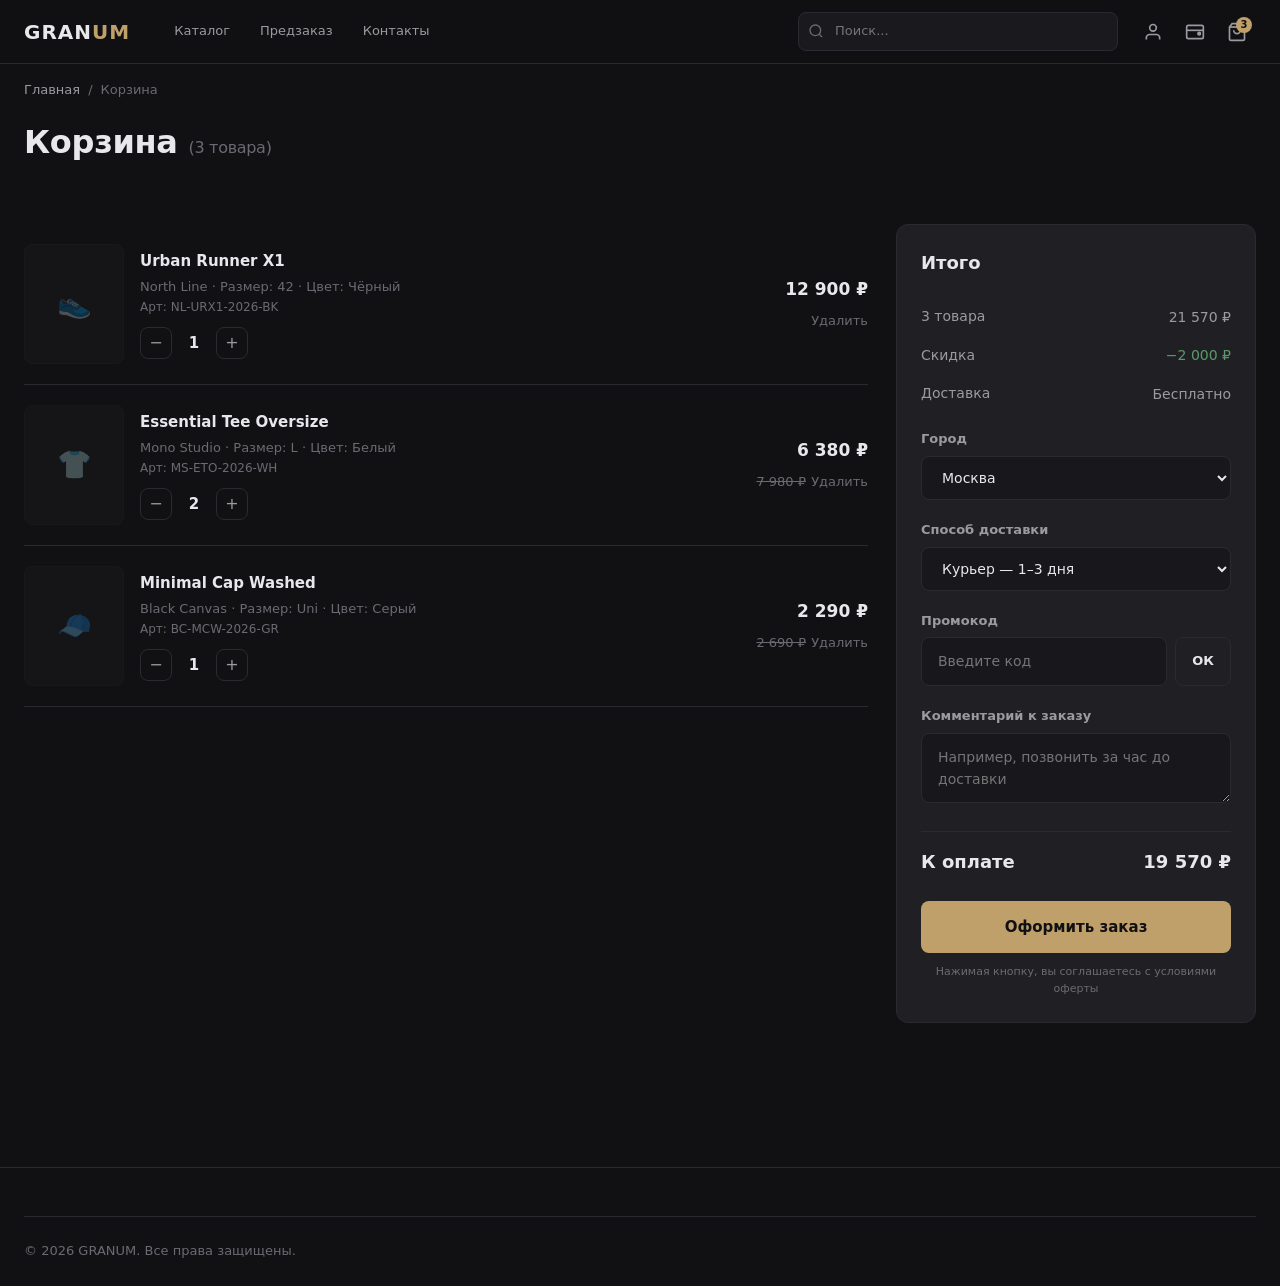
<file: clothing-store/cart.html>
<!DOCTYPE html>
<html lang="ru">

<head>
    <meta charset="UTF-8">
    <meta name="viewport" content="width=device-width, initial-scale=1.0">
    <title>Корзина — GRANUM</title>
    <link rel="stylesheet" href="assets/css/style.css">
</head>

<body>

    <header class="header">
        <div class="container">
            <a href="index.html" class="logo">GRAN<span>UM</span></a>
            <nav class="header-nav"><a href="catalog.html">Каталог</a><a href="preorder.html">Предзаказ</a><a
                    href="feedback.html">Контакты</a></nav>
            <div class="header-search"><svg width="16" height="16" viewBox="0 0 24 24" fill="none" stroke="currentColor"
                    stroke-width="2">
                    <circle cx="11" cy="11" r="8" />
                    <line x1="21" y1="21" x2="16.65" y2="16.65" />
                </svg><input type="text" placeholder="Поиск..."></div>
            <div class="header-icons">
                <a href="profile.html"><svg width="20" height="20" viewBox="0 0 24 24" fill="none" stroke="currentColor"
                        stroke-width="2">
                        <path d="M20 21v-2a4 4 0 0 0-4-4H8a4 4 0 0 0-4 4v2" />
                        <circle cx="12" cy="7" r="4" />
                    </svg></a>
                <a href="wallet.html"><svg width="20" height="20" viewBox="0 0 24 24" fill="none" stroke="currentColor"
                        stroke-width="2">
                        <rect x="2" y="4" width="20" height="16" rx="2" />
                        <path d="M2 10h20" />
                        <circle cx="17" cy="14" r="1.5" fill="currentColor" />
                    </svg></a>
                <a href="cart.html"><svg width="20" height="20" viewBox="0 0 24 24" fill="none" stroke="currentColor"
                        stroke-width="2">
                        <path d="M6 2L3 6v14a2 2 0 0 0 2 2h14a2 2 0 0 0 2-2V6l-3-4z" />
                        <line x1="3" y1="6" x2="21" y2="6" />
                        <path d="M16 10a4 4 0 0 1-8 0" />
                    </svg><span class="icon-badge">3</span></a>
            </div>
            <button class="burger" aria-label="Меню"><span></span><span></span><span></span></button>
        </div>
    </header>
    <div class="mobile-menu">
        <div class="mobile-menu-header"><span class="logo">GRAN<span>UM</span></span><button
                class="mobile-menu-close">✕</button></div>
        <nav><a href="index.html">Главная</a><a href="catalog.html">Каталог</a><a href="preorder.html">Предзаказ</a><a
                href="profile.html">Профиль</a><a href="wallet.html">Кошелёк</a><a href="cart.html">Корзина</a><a
                href="feedback.html">Обратная связь</a></nav>
    </div>

    <div class="container">
        <div class="breadcrumbs"><a href="index.html">Главная</a><span>/</span><span>Корзина</span></div>
    </div>

    <section class="section" style="padding-top:0;">
        <div class="container">
            <h1 class="section-title" style="margin-bottom:24px;">Корзина <span
                    style="font-size:16px;color:var(--text-muted);font-weight:400;">(3 товара)</span></h1>
            <div class="cart-layout">
                <!-- Items -->
                <div>
                    <div class="cart-item fade-in">
                        <div class="cart-item-img">👟</div>
                        <div class="cart-item-info">
                            <h3><a href="product.html">Urban Runner X1</a></h3>
                            <p>North Line · Размер: 42 · Цвет: Чёрный</p>
                            <p style="font-size:12px;color:var(--text-muted);">Арт: NL-URX1-2026-BK</p>
                            <div class="cart-item-qty">
                                <button class="qty-btn qty-minus">−</button>
                                <span class="qty-value">1</span>
                                <button class="qty-btn qty-plus">+</button>
                            </div>
                        </div>
                        <div class="cart-item-price">
                            <span class="price-current">12 900 ₽</span>
                            <span class="cart-remove">Удалить</span>
                        </div>
                    </div>

                    <div class="cart-item fade-in">
                        <div class="cart-item-img">👕</div>
                        <div class="cart-item-info">
                            <h3><a href="product.html">Essential Tee Oversize</a></h3>
                            <p>Mono Studio · Размер: L · Цвет: Белый</p>
                            <p style="font-size:12px;color:var(--text-muted);">Арт: MS-ETO-2026-WH</p>
                            <div class="cart-item-qty">
                                <button class="qty-btn qty-minus">−</button>
                                <span class="qty-value">2</span>
                                <button class="qty-btn qty-plus">+</button>
                            </div>
                        </div>
                        <div class="cart-item-price">
                            <span class="price-current">6 380 ₽</span>
                            <span class="price-old" style="font-size:13px;">7 980 ₽</span>
                            <span class="cart-remove">Удалить</span>
                        </div>
                    </div>

                    <div class="cart-item fade-in">
                        <div class="cart-item-img">🧢</div>
                        <div class="cart-item-info">
                            <h3><a href="product.html">Minimal Cap Washed</a></h3>
                            <p>Black Canvas · Размер: Uni · Цвет: Серый</p>
                            <p style="font-size:12px;color:var(--text-muted);">Арт: BC-MCW-2026-GR</p>
                            <div class="cart-item-qty">
                                <button class="qty-btn qty-minus">−</button>
                                <span class="qty-value">1</span>
                                <button class="qty-btn qty-plus">+</button>
                            </div>
                        </div>
                        <div class="cart-item-price">
                            <span class="price-current">2 290 ₽</span>
                            <span class="price-old" style="font-size:13px;">2 690 ₽</span>
                            <span class="cart-remove">Удалить</span>
                        </div>
                    </div>
                </div>

                <!-- Summary -->
                <div class="cart-summary fade-in">
                    <h3>Итого</h3>
                    <div class="summary-row"><span>3 товара</span><span>21 570 ₽</span></div>
                    <div class="summary-row"><span>Скидка</span><span style="color:var(--success);">−2 000 ₽</span>
                    </div>
                    <div class="summary-row"><span>Доставка</span><span>Бесплатно</span></div>

                    <div class="form-group" style="margin-top:16px;">
                        <label>Город</label>
                        <select class="form-control">
                            <option>Москва</option>
                            <option>Санкт-Петербург</option>
                            <option>Казань</option>
                            <option>Екатеринбург</option>
                            <option>Новосибирск</option>
                            <option>Краснодар</option>
                        </select>
                    </div>
                    <div class="form-group">
                        <label>Способ доставки</label>
                        <select class="form-control">
                            <option>Курьер — 1–3 дня</option>
                            <option>Самовывоз — сегодня</option>
                            <option>Пункт выдачи — 2–4 дня</option>
                            <option>Экспресс — сегодня</option>
                        </select>
                    </div>
                    <div class="form-group">
                        <label>Промокод</label>
                        <div style="display:flex;gap:8px;">
                            <input type="text" class="form-control" placeholder="Введите код">
                            <button class="btn btn-secondary btn-sm">ОК</button>
                        </div>
                    </div>
                    <div class="form-group">
                        <label>Комментарий к заказу</label>
                        <textarea class="form-control" placeholder="Например, позвонить за час до доставки"
                            style="min-height:60px;"></textarea>
                    </div>

                    <div class="summary-row total"><span>К оплате</span><span>19 570 ₽</span></div>
                    <button class="btn btn-primary btn-lg" style="width:100%;margin-top:16px;">Оформить заказ</button>
                    <p style="font-size:11px;color:var(--text-muted);text-align:center;margin-top:10px;">Нажимая кнопку,
                        вы соглашаетесь с условиями оферты</p>
                </div>
            </div>
        </div>
    </section>

    <footer class="footer">
        <div class="container">
            <div class="footer-bottom"><span>© 2026 GRANUM. Все права защищены.</span></div>
        </div>
    </footer>
    <script src="assets/js/app.js"></script>
</body>

</html>
</file>
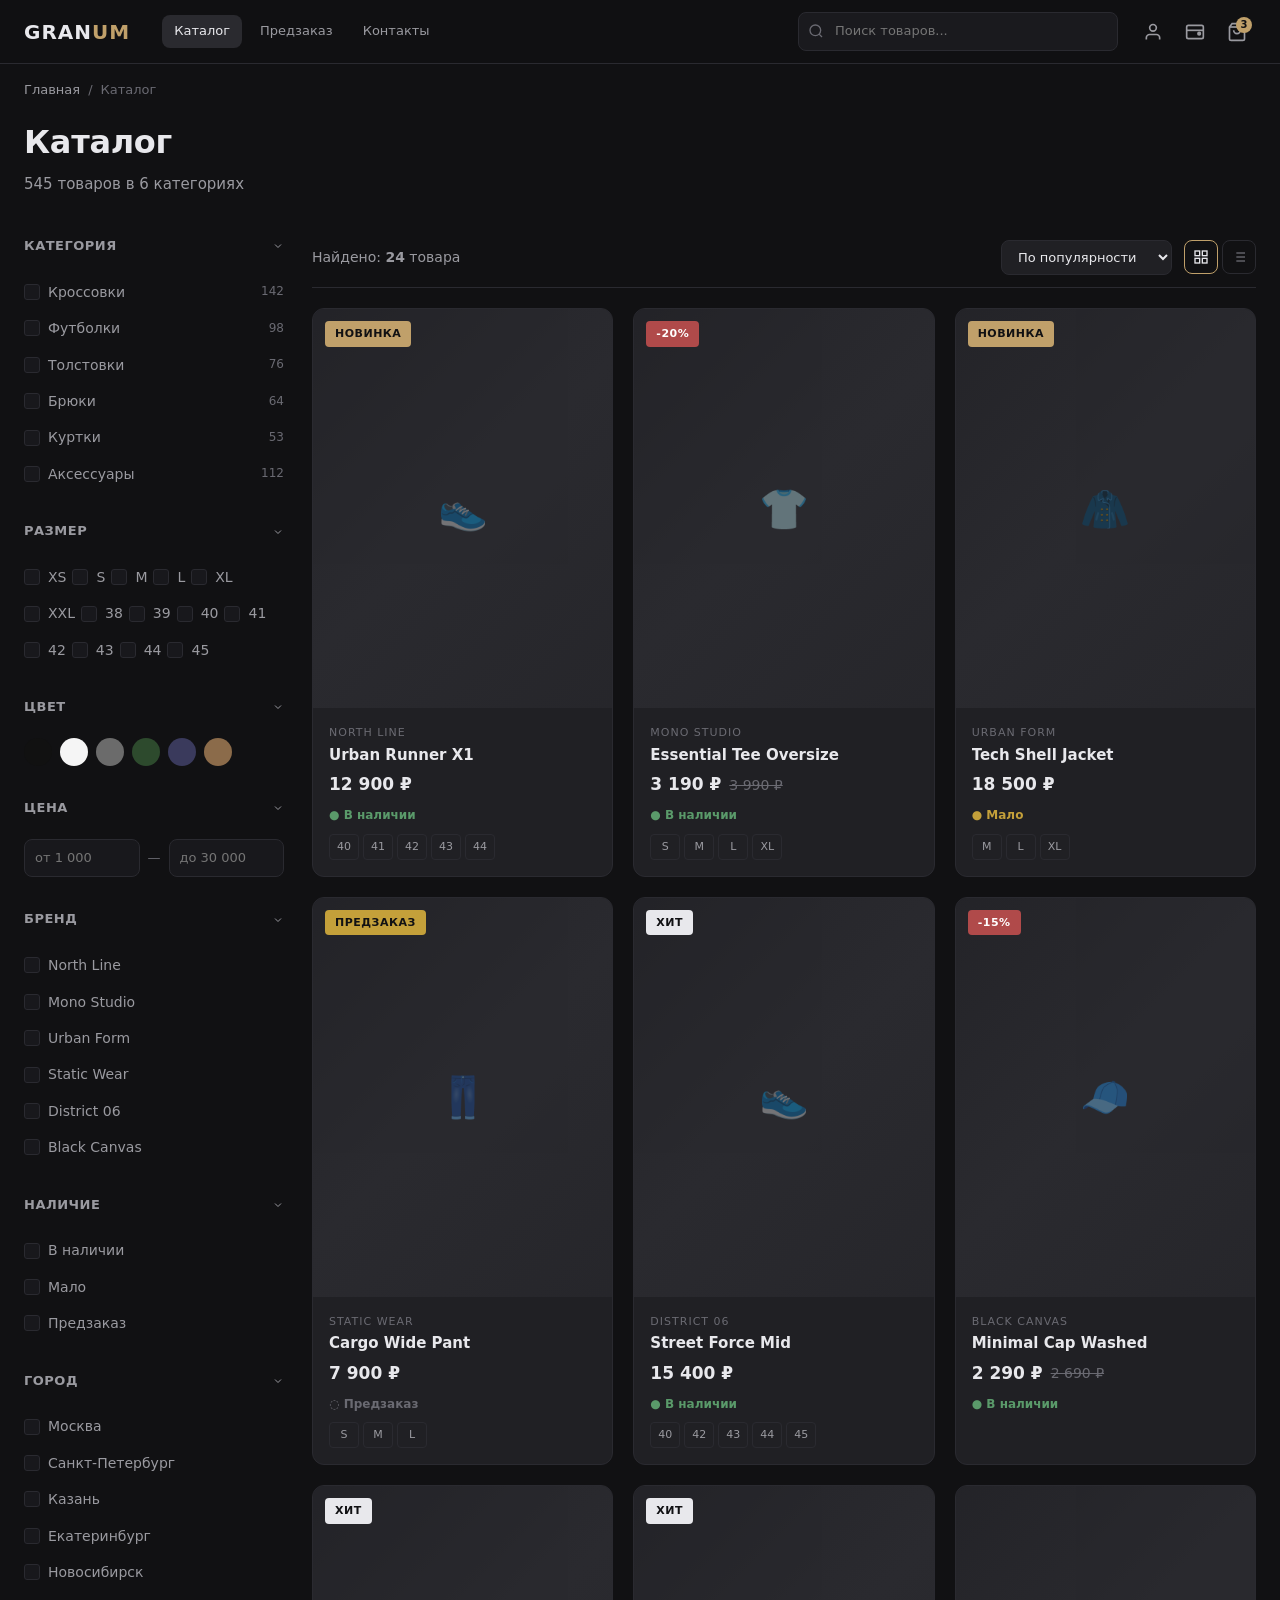
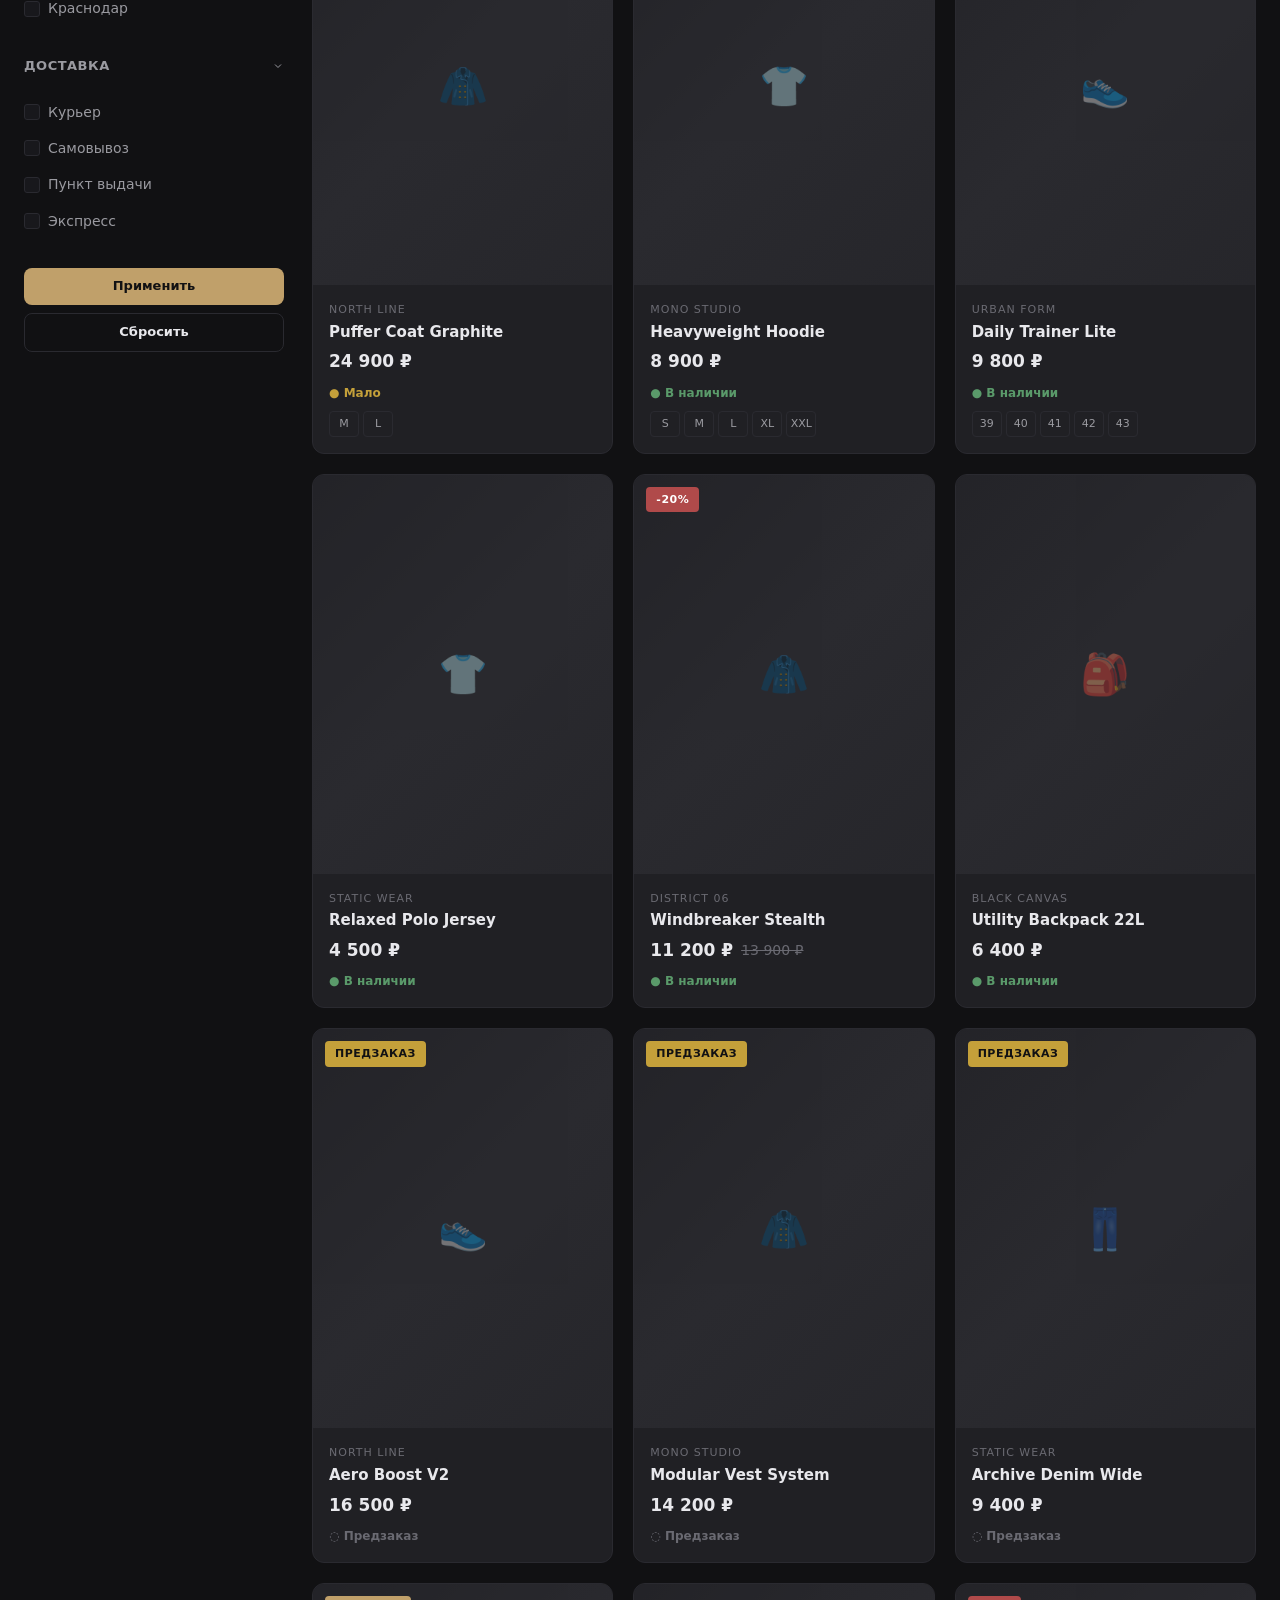
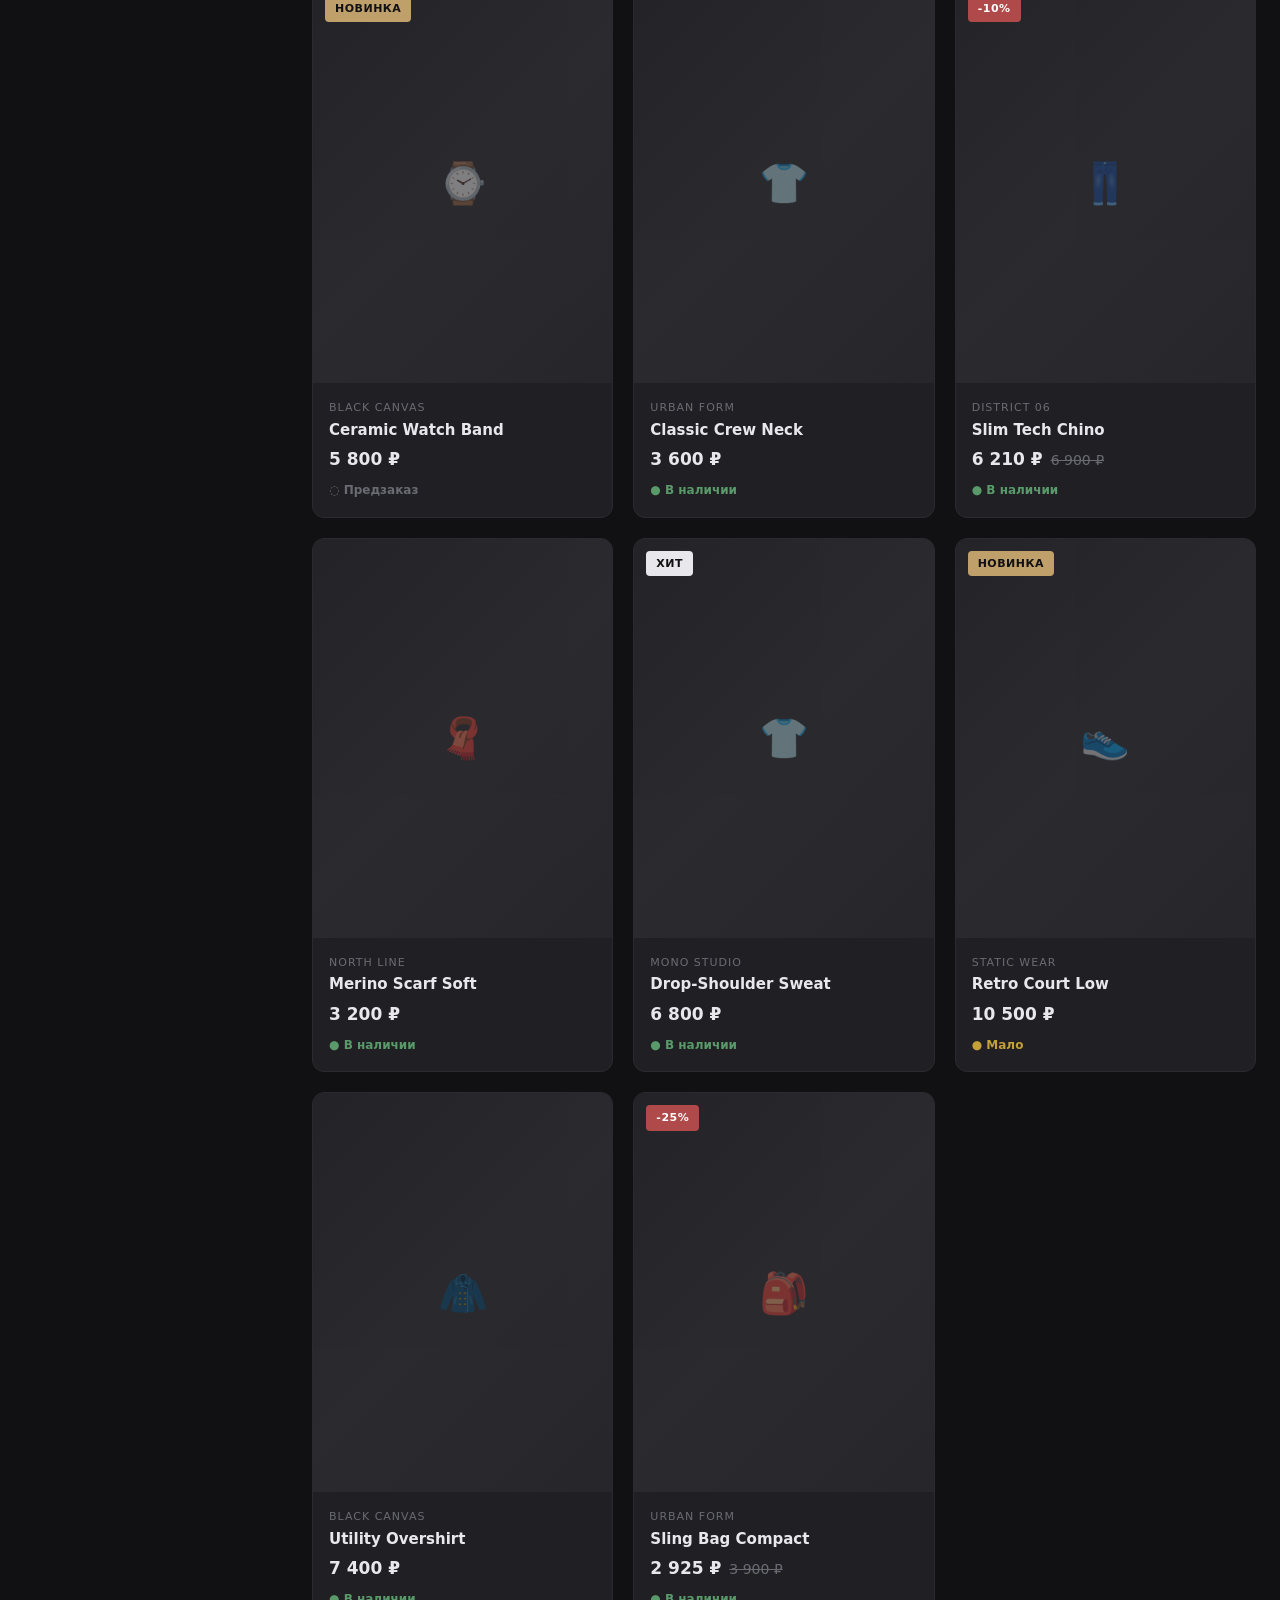
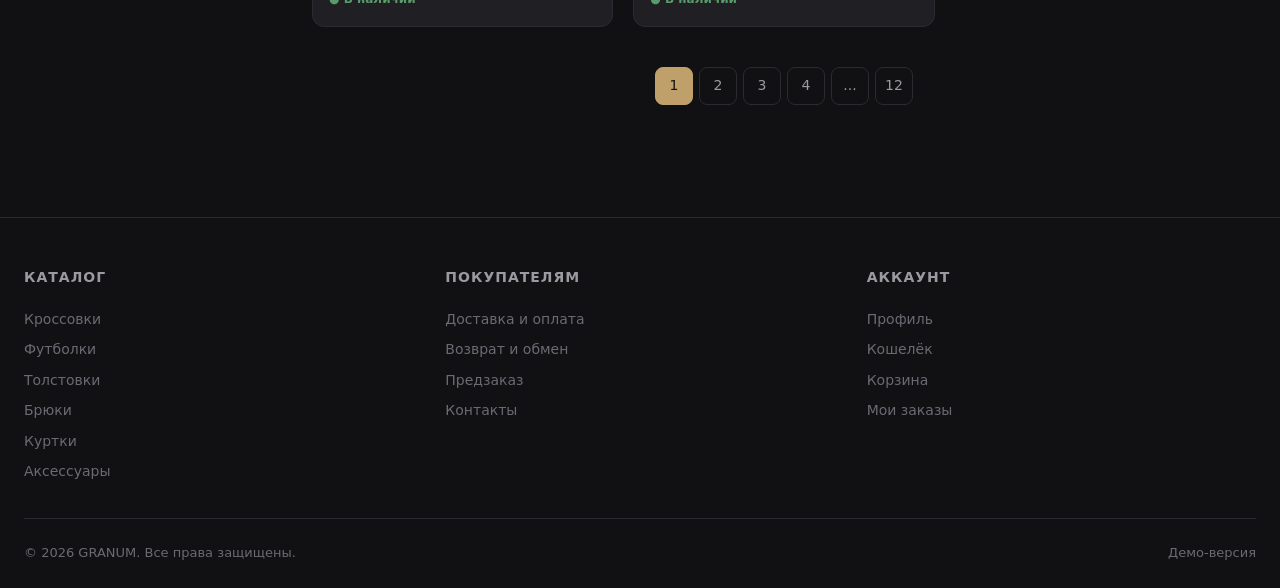
<file: clothing-store/catalog.html>
<!DOCTYPE html>
<html lang="ru">

<head>
    <meta charset="UTF-8">
    <meta name="viewport" content="width=device-width, initial-scale=1.0">
    <title>Каталог — GRANUM</title>
    <meta name="description"
        content="Каталог одежды GRANUM: кроссовки, футболки, толстовки, брюки, куртки, аксессуары.">
    <link rel="stylesheet" href="assets/css/style.css">
</head>

<body>

    <header class="header">
        <div class="container">
            <a href="index.html" class="logo">GRAN<span>UM</span></a>
            <nav class="header-nav"><a href="catalog.html" class="active">Каталог</a><a
                    href="preorder.html">Предзаказ</a><a href="feedback.html">Контакты</a></nav>
            <div class="header-search"><svg width="16" height="16" viewBox="0 0 24 24" fill="none" stroke="currentColor"
                    stroke-width="2">
                    <circle cx="11" cy="11" r="8" />
                    <line x1="21" y1="21" x2="16.65" y2="16.65" />
                </svg><input type="text" placeholder="Поиск товаров..."></div>
            <div class="header-icons">
                <a href="profile.html" title="Профиль"><svg width="20" height="20" viewBox="0 0 24 24" fill="none"
                        stroke="currentColor" stroke-width="2">
                        <path d="M20 21v-2a4 4 0 0 0-4-4H8a4 4 0 0 0-4 4v2" />
                        <circle cx="12" cy="7" r="4" />
                    </svg></a>
                <a href="wallet.html" title="Кошелёк"><svg width="20" height="20" viewBox="0 0 24 24" fill="none"
                        stroke="currentColor" stroke-width="2">
                        <rect x="2" y="4" width="20" height="16" rx="2" />
                        <path d="M2 10h20" />
                        <circle cx="17" cy="14" r="1.5" fill="currentColor" />
                    </svg></a>
                <a href="cart.html" title="Корзина"><svg width="20" height="20" viewBox="0 0 24 24" fill="none"
                        stroke="currentColor" stroke-width="2">
                        <path d="M6 2L3 6v14a2 2 0 0 0 2 2h14a2 2 0 0 0 2-2V6l-3-4z" />
                        <line x1="3" y1="6" x2="21" y2="6" />
                        <path d="M16 10a4 4 0 0 1-8 0" />
                    </svg><span class="icon-badge">3</span></a>
            </div>
            <button class="burger" aria-label="Меню"><span></span><span></span><span></span></button>
        </div>
    </header>

    <div class="mobile-menu">
        <div class="mobile-menu-header"><span class="logo">GRAN<span>UM</span></span><button
                class="mobile-menu-close">✕</button></div>
        <nav><a href="index.html">Главная</a><a href="catalog.html">Каталог</a><a href="preorder.html">Предзаказ</a><a
                href="profile.html">Профиль</a><a href="wallet.html">Кошелёк</a><a href="cart.html">Корзина</a><a
                href="feedback.html">Обратная связь</a></nav>
    </div>

    <div class="container">
        <div class="breadcrumbs"><a href="index.html">Главная</a><span>/</span><span>Каталог</span></div>
    </div>

    <section class="section" style="padding-top:0;">
        <div class="container">
            <h1 class="section-title" style="margin-bottom:4px;">Каталог</h1>
            <p class="section-subtitle">545 товаров в 6 категориях</p>

            <button class="btn btn-secondary btn-sm filter-toggle"
                style="margin-bottom:16px;display:none;">Фильтры</button>

            <div class="catalog-layout">
                <!-- Sidebar -->
                <aside class="sidebar">
                    <div class="filter-group">
                        <h4>Категория <svg width="12" height="12" viewBox="0 0 24 24" fill="none" stroke="currentColor"
                                stroke-width="2">
                                <polyline points="6 9 12 15 18 9" />
                            </svg></h4>
                        <div class="filter-options">
                            <label><input type="checkbox"> Кроссовки <span
                                    style="margin-left:auto;color:var(--text-muted);font-size:12px;">142</span></label>
                            <label><input type="checkbox"> Футболки <span
                                    style="margin-left:auto;color:var(--text-muted);font-size:12px;">98</span></label>
                            <label><input type="checkbox"> Толстовки <span
                                    style="margin-left:auto;color:var(--text-muted);font-size:12px;">76</span></label>
                            <label><input type="checkbox"> Брюки <span
                                    style="margin-left:auto;color:var(--text-muted);font-size:12px;">64</span></label>
                            <label><input type="checkbox"> Куртки <span
                                    style="margin-left:auto;color:var(--text-muted);font-size:12px;">53</span></label>
                            <label><input type="checkbox"> Аксессуары <span
                                    style="margin-left:auto;color:var(--text-muted);font-size:12px;">112</span></label>
                        </div>
                    </div>
                    <div class="filter-group">
                        <h4>Размер <svg width="12" height="12" viewBox="0 0 24 24" fill="none" stroke="currentColor"
                                stroke-width="2">
                                <polyline points="6 9 12 15 18 9" />
                            </svg></h4>
                        <div class="filter-options" style="flex-direction:row;flex-wrap:wrap;gap:6px;">
                            <label style="width:auto;"><input type="checkbox"> XS</label>
                            <label style="width:auto;"><input type="checkbox"> S</label>
                            <label style="width:auto;"><input type="checkbox"> M</label>
                            <label style="width:auto;"><input type="checkbox"> L</label>
                            <label style="width:auto;"><input type="checkbox"> XL</label>
                            <label style="width:auto;"><input type="checkbox"> XXL</label>
                            <label style="width:auto;"><input type="checkbox"> 38</label>
                            <label style="width:auto;"><input type="checkbox"> 39</label>
                            <label style="width:auto;"><input type="checkbox"> 40</label>
                            <label style="width:auto;"><input type="checkbox"> 41</label>
                            <label style="width:auto;"><input type="checkbox"> 42</label>
                            <label style="width:auto;"><input type="checkbox"> 43</label>
                            <label style="width:auto;"><input type="checkbox"> 44</label>
                            <label style="width:auto;"><input type="checkbox"> 45</label>
                        </div>
                    </div>
                    <div class="filter-group">
                        <h4>Цвет <svg width="12" height="12" viewBox="0 0 24 24" fill="none" stroke="currentColor"
                                stroke-width="2">
                                <polyline points="6 9 12 15 18 9" />
                            </svg></h4>
                        <div class="color-options">
                            <div class="color-swatch" style="background:#111;" title="Чёрный"></div>
                            <div class="color-swatch" style="background:#f5f5f5;" title="Белый"></div>
                            <div class="color-swatch" style="background:#6b6b6b;" title="Серый"></div>
                            <div class="color-swatch" style="background:#2d4a2d;" title="Хаки"></div>
                            <div class="color-swatch" style="background:#3a3a5c;" title="Тёмно-синий"></div>
                            <div class="color-swatch" style="background:#8b6b4a;" title="Бежевый"></div>
                        </div>
                    </div>
                    <div class="filter-group">
                        <h4>Цена <svg width="12" height="12" viewBox="0 0 24 24" fill="none" stroke="currentColor"
                                stroke-width="2">
                                <polyline points="6 9 12 15 18 9" />
                            </svg></h4>
                        <div class="price-range"><input type="text" placeholder="от 1 000"><span>—</span><input
                                type="text" placeholder="до 30 000"></div>
                    </div>
                    <div class="filter-group">
                        <h4>Бренд <svg width="12" height="12" viewBox="0 0 24 24" fill="none" stroke="currentColor"
                                stroke-width="2">
                                <polyline points="6 9 12 15 18 9" />
                            </svg></h4>
                        <div class="filter-options">
                            <label><input type="checkbox"> North Line</label>
                            <label><input type="checkbox"> Mono Studio</label>
                            <label><input type="checkbox"> Urban Form</label>
                            <label><input type="checkbox"> Static Wear</label>
                            <label><input type="checkbox"> District 06</label>
                            <label><input type="checkbox"> Black Canvas</label>
                        </div>
                    </div>
                    <div class="filter-group">
                        <h4>Наличие <svg width="12" height="12" viewBox="0 0 24 24" fill="none" stroke="currentColor"
                                stroke-width="2">
                                <polyline points="6 9 12 15 18 9" />
                            </svg></h4>
                        <div class="filter-options">
                            <label><input type="checkbox"> В наличии</label>
                            <label><input type="checkbox"> Мало</label>
                            <label><input type="checkbox"> Предзаказ</label>
                        </div>
                    </div>
                    <div class="filter-group">
                        <h4>Город <svg width="12" height="12" viewBox="0 0 24 24" fill="none" stroke="currentColor"
                                stroke-width="2">
                                <polyline points="6 9 12 15 18 9" />
                            </svg></h4>
                        <div class="filter-options">
                            <label><input type="checkbox"> Москва</label>
                            <label><input type="checkbox"> Санкт-Петербург</label>
                            <label><input type="checkbox"> Казань</label>
                            <label><input type="checkbox"> Екатеринбург</label>
                            <label><input type="checkbox"> Новосибирск</label>
                            <label><input type="checkbox"> Краснодар</label>
                        </div>
                    </div>
                    <div class="filter-group">
                        <h4>Доставка <svg width="12" height="12" viewBox="0 0 24 24" fill="none" stroke="currentColor"
                                stroke-width="2">
                                <polyline points="6 9 12 15 18 9" />
                            </svg></h4>
                        <div class="filter-options">
                            <label><input type="checkbox"> Курьер</label>
                            <label><input type="checkbox"> Самовывоз</label>
                            <label><input type="checkbox"> Пункт выдачи</label>
                            <label><input type="checkbox"> Экспресс</label>
                        </div>
                    </div>
                    <button class="btn btn-primary btn-sm" style="width:100%;margin-top:8px;">Применить</button>
                    <button class="btn btn-outline btn-sm" style="width:100%;margin-top:8px;">Сбросить</button>
                </aside>

                <!-- Products -->
                <div>
                    <div class="catalog-toolbar">
                        <span class="results-count">Найдено: <strong>24</strong> товара</span>
                        <div class="toolbar-actions">
                            <select class="sort-select">
                                <option>По популярности</option>
                                <option>Сначала дешёвые</option>
                                <option>Сначала дорогие</option>
                                <option>Новинки</option>
                                <option>По скидке</option>
                            </select>
                            <div class="view-toggle">
                                <button class="view-grid active" title="Сетка"><svg width="16" height="16"
                                        viewBox="0 0 24 24" fill="none" stroke="currentColor" stroke-width="2">
                                        <rect x="3" y="3" width="7" height="7" />
                                        <rect x="14" y="3" width="7" height="7" />
                                        <rect x="3" y="14" width="7" height="7" />
                                        <rect x="14" y="14" width="7" height="7" />
                                    </svg></button>
                                <button class="view-list" title="Список"><svg width="16" height="16" viewBox="0 0 24 24"
                                        fill="none" stroke="currentColor" stroke-width="2">
                                        <line x1="8" y1="6" x2="21" y2="6" />
                                        <line x1="8" y1="12" x2="21" y2="12" />
                                        <line x1="8" y1="18" x2="21" y2="18" />
                                        <line x1="3" y1="6" x2="3.01" y2="6" />
                                        <line x1="3" y1="12" x2="3.01" y2="12" />
                                        <line x1="3" y1="18" x2="3.01" y2="18" />
                                    </svg></button>
                            </div>
                        </div>
                    </div>

                    <div class="products-grid">
                        <!-- Row 1 -->
                        <div class="product-card">
                            <div class="product-thumb">
                                <div class="placeholder-img">👟</div>
                                <div class="product-badges"><span class="badge badge-new">Новинка</span></div>
                                <div class="product-actions-overlay"><a href="product.html"
                                        class="btn btn-primary btn-sm" style="flex:1">В корзину</a><button
                                        class="btn btn-secondary btn-sm btn-quick-view">👁</button></div>
                            </div>
                            <div class="product-info">
                                <div class="product-brand">North Line</div>
                                <div class="product-name"><a href="product.html">Urban Runner X1</a></div>
                                <div class="product-price"><span class="price-current">12 900 ₽</span></div>
                                <div class="product-status status-instock">● В наличии</div>
                                <div class="product-sizes">
                                    <span>40</span><span>41</span><span>42</span><span>43</span><span>44</span></div>
                            </div>
                        </div>

                        <div class="product-card">
                            <div class="product-thumb">
                                <div class="placeholder-img">👕</div>
                                <div class="product-badges"><span class="badge badge-sale">-20%</span></div>
                                <div class="product-actions-overlay"><a href="product.html"
                                        class="btn btn-primary btn-sm" style="flex:1">В корзину</a><button
                                        class="btn btn-secondary btn-sm btn-quick-view">👁</button></div>
                            </div>
                            <div class="product-info">
                                <div class="product-brand">Mono Studio</div>
                                <div class="product-name"><a href="product.html">Essential Tee Oversize</a></div>
                                <div class="product-price"><span class="price-current">3 190 ₽</span><span
                                        class="price-old">3 990 ₽</span></div>
                                <div class="product-status status-instock">● В наличии</div>
                                <div class="product-sizes"><span>S</span><span>M</span><span>L</span><span>XL</span>
                                </div>
                            </div>
                        </div>

                        <div class="product-card">
                            <div class="product-thumb">
                                <div class="placeholder-img">🧥</div>
                                <div class="product-badges"><span class="badge badge-new">Новинка</span></div>
                                <div class="product-actions-overlay"><a href="product.html"
                                        class="btn btn-primary btn-sm" style="flex:1">В корзину</a><button
                                        class="btn btn-secondary btn-sm btn-quick-view">👁</button></div>
                            </div>
                            <div class="product-info">
                                <div class="product-brand">Urban Form</div>
                                <div class="product-name"><a href="product.html">Tech Shell Jacket</a></div>
                                <div class="product-price"><span class="price-current">18 500 ₽</span></div>
                                <div class="product-status status-low">● Мало</div>
                                <div class="product-sizes"><span>M</span><span>L</span><span>XL</span></div>
                            </div>
                        </div>

                        <!-- Row 2 -->
                        <div class="product-card">
                            <div class="product-thumb">
                                <div class="placeholder-img">👖</div>
                                <div class="product-badges"><span class="badge badge-preorder">Предзаказ</span></div>
                                <div class="product-actions-overlay"><a href="preorder.html"
                                        class="btn btn-primary btn-sm" style="flex:1">Предзаказ</a></div>
                            </div>
                            <div class="product-info">
                                <div class="product-brand">Static Wear</div>
                                <div class="product-name"><a href="product.html">Cargo Wide Pant</a></div>
                                <div class="product-price"><span class="price-current">7 900 ₽</span></div>
                                <div class="product-status status-preorder">◌ Предзаказ</div>
                                <div class="product-sizes"><span>S</span><span>M</span><span>L</span></div>
                            </div>
                        </div>

                        <div class="product-card">
                            <div class="product-thumb">
                                <div class="placeholder-img">👟</div>
                                <div class="product-badges"><span class="badge badge-hit">Хит</span></div>
                                <div class="product-actions-overlay"><a href="product.html"
                                        class="btn btn-primary btn-sm" style="flex:1">В корзину</a><button
                                        class="btn btn-secondary btn-sm btn-quick-view">👁</button></div>
                            </div>
                            <div class="product-info">
                                <div class="product-brand">District 06</div>
                                <div class="product-name"><a href="product.html">Street Force Mid</a></div>
                                <div class="product-price"><span class="price-current">15 400 ₽</span></div>
                                <div class="product-status status-instock">● В наличии</div>
                                <div class="product-sizes">
                                    <span>40</span><span>42</span><span>43</span><span>44</span><span>45</span></div>
                            </div>
                        </div>

                        <div class="product-card">
                            <div class="product-thumb">
                                <div class="placeholder-img">🧢</div>
                                <div class="product-badges"><span class="badge badge-sale">-15%</span></div>
                                <div class="product-actions-overlay"><a href="product.html"
                                        class="btn btn-primary btn-sm" style="flex:1">В корзину</a></div>
                            </div>
                            <div class="product-info">
                                <div class="product-brand">Black Canvas</div>
                                <div class="product-name"><a href="product.html">Minimal Cap Washed</a></div>
                                <div class="product-price"><span class="price-current">2 290 ₽</span><span
                                        class="price-old">2 690 ₽</span></div>
                                <div class="product-status status-instock">● В наличии</div>
                            </div>
                        </div>

                        <!-- Row 3 -->
                        <div class="product-card">
                            <div class="product-thumb">
                                <div class="placeholder-img">🧥</div>
                                <div class="product-badges"><span class="badge badge-hit">Хит</span></div>
                                <div class="product-actions-overlay"><a href="product.html"
                                        class="btn btn-primary btn-sm" style="flex:1">В корзину</a></div>
                            </div>
                            <div class="product-info">
                                <div class="product-brand">North Line</div>
                                <div class="product-name"><a href="product.html">Puffer Coat Graphite</a></div>
                                <div class="product-price"><span class="price-current">24 900 ₽</span></div>
                                <div class="product-status status-low">● Мало</div>
                                <div class="product-sizes"><span>M</span><span>L</span></div>
                            </div>
                        </div>

                        <div class="product-card">
                            <div class="product-thumb">
                                <div class="placeholder-img">👕</div>
                                <div class="product-badges"><span class="badge badge-hit">Хит</span></div>
                                <div class="product-actions-overlay"><a href="product.html"
                                        class="btn btn-primary btn-sm" style="flex:1">В корзину</a></div>
                            </div>
                            <div class="product-info">
                                <div class="product-brand">Mono Studio</div>
                                <div class="product-name"><a href="product.html">Heavyweight Hoodie</a></div>
                                <div class="product-price"><span class="price-current">8 900 ₽</span></div>
                                <div class="product-status status-instock">● В наличии</div>
                                <div class="product-sizes">
                                    <span>S</span><span>M</span><span>L</span><span>XL</span><span>XXL</span></div>
                            </div>
                        </div>

                        <div class="product-card">
                            <div class="product-thumb">
                                <div class="placeholder-img">👟</div>
                                <div class="product-actions-overlay"><a href="product.html"
                                        class="btn btn-primary btn-sm" style="flex:1">В корзину</a></div>
                            </div>
                            <div class="product-info">
                                <div class="product-brand">Urban Form</div>
                                <div class="product-name"><a href="product.html">Daily Trainer Lite</a></div>
                                <div class="product-price"><span class="price-current">9 800 ₽</span></div>
                                <div class="product-status status-instock">● В наличии</div>
                                <div class="product-sizes">
                                    <span>39</span><span>40</span><span>41</span><span>42</span><span>43</span></div>
                            </div>
                        </div>

                        <!-- Row 4 -->
                        <div class="product-card">
                            <div class="product-thumb">
                                <div class="placeholder-img">👕</div>
                                <div class="product-actions-overlay"><a href="product.html"
                                        class="btn btn-primary btn-sm" style="flex:1">В корзину</a></div>
                            </div>
                            <div class="product-info">
                                <div class="product-brand">Static Wear</div>
                                <div class="product-name"><a href="product.html">Relaxed Polo Jersey</a></div>
                                <div class="product-price"><span class="price-current">4 500 ₽</span></div>
                                <div class="product-status status-instock">● В наличии</div>
                            </div>
                        </div>

                        <div class="product-card">
                            <div class="product-thumb">
                                <div class="placeholder-img">🧥</div>
                                <div class="product-badges"><span class="badge badge-sale">-20%</span></div>
                                <div class="product-actions-overlay"><a href="product.html"
                                        class="btn btn-primary btn-sm" style="flex:1">В корзину</a></div>
                            </div>
                            <div class="product-info">
                                <div class="product-brand">District 06</div>
                                <div class="product-name"><a href="product.html">Windbreaker Stealth</a></div>
                                <div class="product-price"><span class="price-current">11 200 ₽</span><span
                                        class="price-old">13 900 ₽</span></div>
                                <div class="product-status status-instock">● В наличии</div>
                            </div>
                        </div>

                        <div class="product-card">
                            <div class="product-thumb">
                                <div class="placeholder-img">🎒</div>
                                <div class="product-actions-overlay"><a href="product.html"
                                        class="btn btn-primary btn-sm" style="flex:1">В корзину</a></div>
                            </div>
                            <div class="product-info">
                                <div class="product-brand">Black Canvas</div>
                                <div class="product-name"><a href="product.html">Utility Backpack 22L</a></div>
                                <div class="product-price"><span class="price-current">6 400 ₽</span></div>
                                <div class="product-status status-instock">● В наличии</div>
                            </div>
                        </div>

                        <!-- Row 5 -->
                        <div class="product-card">
                            <div class="product-thumb">
                                <div class="placeholder-img">👟</div>
                                <div class="product-badges"><span class="badge badge-preorder">Предзаказ</span></div>
                                <div class="product-actions-overlay"><a href="preorder.html"
                                        class="btn btn-primary btn-sm" style="flex:1">Предзаказ</a></div>
                            </div>
                            <div class="product-info">
                                <div class="product-brand">North Line</div>
                                <div class="product-name"><a href="product.html">Aero Boost V2</a></div>
                                <div class="product-price"><span class="price-current">16 500 ₽</span></div>
                                <div class="product-status status-preorder">◌ Предзаказ</div>
                            </div>
                        </div>

                        <div class="product-card">
                            <div class="product-thumb">
                                <div class="placeholder-img">🧥</div>
                                <div class="product-badges"><span class="badge badge-preorder">Предзаказ</span></div>
                                <div class="product-actions-overlay"><a href="preorder.html"
                                        class="btn btn-primary btn-sm" style="flex:1">Предзаказ</a></div>
                            </div>
                            <div class="product-info">
                                <div class="product-brand">Mono Studio</div>
                                <div class="product-name"><a href="product.html">Modular Vest System</a></div>
                                <div class="product-price"><span class="price-current">14 200 ₽</span></div>
                                <div class="product-status status-preorder">◌ Предзаказ</div>
                            </div>
                        </div>

                        <div class="product-card">
                            <div class="product-thumb">
                                <div class="placeholder-img">👖</div>
                                <div class="product-badges"><span class="badge badge-preorder">Предзаказ</span></div>
                                <div class="product-actions-overlay"><a href="preorder.html"
                                        class="btn btn-primary btn-sm" style="flex:1">Предзаказ</a></div>
                            </div>
                            <div class="product-info">
                                <div class="product-brand">Static Wear</div>
                                <div class="product-name"><a href="product.html">Archive Denim Wide</a></div>
                                <div class="product-price"><span class="price-current">9 400 ₽</span></div>
                                <div class="product-status status-preorder">◌ Предзаказ</div>
                            </div>
                        </div>

                        <!-- Row 6 -->
                        <div class="product-card">
                            <div class="product-thumb">
                                <div class="placeholder-img">⌚</div>
                                <div class="product-badges"><span class="badge badge-new">Новинка</span></div>
                                <div class="product-actions-overlay"><a href="product.html"
                                        class="btn btn-primary btn-sm" style="flex:1">В корзину</a></div>
                            </div>
                            <div class="product-info">
                                <div class="product-brand">Black Canvas</div>
                                <div class="product-name"><a href="product.html">Ceramic Watch Band</a></div>
                                <div class="product-price"><span class="price-current">5 800 ₽</span></div>
                                <div class="product-status status-preorder">◌ Предзаказ</div>
                            </div>
                        </div>

                        <div class="product-card">
                            <div class="product-thumb">
                                <div class="placeholder-img">👕</div>
                                <div class="product-actions-overlay"><a href="product.html"
                                        class="btn btn-primary btn-sm" style="flex:1">В корзину</a></div>
                            </div>
                            <div class="product-info">
                                <div class="product-brand">Urban Form</div>
                                <div class="product-name"><a href="product.html">Classic Crew Neck</a></div>
                                <div class="product-price"><span class="price-current">3 600 ₽</span></div>
                                <div class="product-status status-instock">● В наличии</div>
                            </div>
                        </div>

                        <div class="product-card">
                            <div class="product-thumb">
                                <div class="placeholder-img">👖</div>
                                <div class="product-badges"><span class="badge badge-sale">-10%</span></div>
                                <div class="product-actions-overlay"><a href="product.html"
                                        class="btn btn-primary btn-sm" style="flex:1">В корзину</a></div>
                            </div>
                            <div class="product-info">
                                <div class="product-brand">District 06</div>
                                <div class="product-name"><a href="product.html">Slim Tech Chino</a></div>
                                <div class="product-price"><span class="price-current">6 210 ₽</span><span
                                        class="price-old">6 900 ₽</span></div>
                                <div class="product-status status-instock">● В наличии</div>
                            </div>
                        </div>

                        <!-- Row 7 -->
                        <div class="product-card">
                            <div class="product-thumb">
                                <div class="placeholder-img">🧣</div>
                                <div class="product-actions-overlay"><a href="product.html"
                                        class="btn btn-primary btn-sm" style="flex:1">В корзину</a></div>
                            </div>
                            <div class="product-info">
                                <div class="product-brand">North Line</div>
                                <div class="product-name"><a href="product.html">Merino Scarf Soft</a></div>
                                <div class="product-price"><span class="price-current">3 200 ₽</span></div>
                                <div class="product-status status-instock">● В наличии</div>
                            </div>
                        </div>

                        <div class="product-card">
                            <div class="product-thumb">
                                <div class="placeholder-img">👕</div>
                                <div class="product-badges"><span class="badge badge-hit">Хит</span></div>
                                <div class="product-actions-overlay"><a href="product.html"
                                        class="btn btn-primary btn-sm" style="flex:1">В корзину</a></div>
                            </div>
                            <div class="product-info">
                                <div class="product-brand">Mono Studio</div>
                                <div class="product-name"><a href="product.html">Drop-Shoulder Sweat</a></div>
                                <div class="product-price"><span class="price-current">6 800 ₽</span></div>
                                <div class="product-status status-instock">● В наличии</div>
                            </div>
                        </div>

                        <div class="product-card">
                            <div class="product-thumb">
                                <div class="placeholder-img">👟</div>
                                <div class="product-badges"><span class="badge badge-new">Новинка</span></div>
                                <div class="product-actions-overlay"><a href="product.html"
                                        class="btn btn-primary btn-sm" style="flex:1">В корзину</a></div>
                            </div>
                            <div class="product-info">
                                <div class="product-brand">Static Wear</div>
                                <div class="product-name"><a href="product.html">Retro Court Low</a></div>
                                <div class="product-price"><span class="price-current">10 500 ₽</span></div>
                                <div class="product-status status-low">● Мало</div>
                            </div>
                        </div>

                        <!-- Row 8 -->
                        <div class="product-card">
                            <div class="product-thumb">
                                <div class="placeholder-img">🧥</div>
                                <div class="product-actions-overlay"><a href="product.html"
                                        class="btn btn-primary btn-sm" style="flex:1">В корзину</a></div>
                            </div>
                            <div class="product-info">
                                <div class="product-brand">Black Canvas</div>
                                <div class="product-name"><a href="product.html">Utility Overshirt</a></div>
                                <div class="product-price"><span class="price-current">7 400 ₽</span></div>
                                <div class="product-status status-instock">● В наличии</div>
                            </div>
                        </div>

                        <div class="product-card">
                            <div class="product-thumb">
                                <div class="placeholder-img">🎒</div>
                                <div class="product-badges"><span class="badge badge-sale">-25%</span></div>
                                <div class="product-actions-overlay"><a href="product.html"
                                        class="btn btn-primary btn-sm" style="flex:1">В корзину</a></div>
                            </div>
                            <div class="product-info">
                                <div class="product-brand">Urban Form</div>
                                <div class="product-name"><a href="product.html">Sling Bag Compact</a></div>
                                <div class="product-price"><span class="price-current">2 925 ₽</span><span
                                        class="price-old">3 900 ₽</span></div>
                                <div class="product-status status-instock">● В наличии</div>
                            </div>
                        </div>
                    </div>

                    <div class="pagination">
                        <span class="active">1</span><a href="#">2</a><a href="#">3</a><a
                            href="#">4</a><span>...</span><a href="#">12</a>
                    </div>
                </div>
            </div>
        </div>
    </section>

    <footer class="footer">
        <div class="container">
            <div class="footer-grid">
                <div class="footer-col">
                    <h4>Каталог</h4><a href="catalog.html">Кроссовки</a><a href="catalog.html">Футболки</a><a
                        href="catalog.html">Толстовки</a><a href="catalog.html">Брюки</a><a
                        href="catalog.html">Куртки</a><a href="catalog.html">Аксессуары</a>
                </div>
                <div class="footer-col">
                    <h4>Покупателям</h4><a href="feedback.html">Доставка и оплата</a><a href="feedback.html">Возврат и
                        обмен</a><a href="preorder.html">Предзаказ</a><a href="feedback.html">Контакты</a>
                </div>
                <div class="footer-col">
                    <h4>Аккаунт</h4><a href="profile.html">Профиль</a><a href="wallet.html">Кошелёк</a><a
                        href="cart.html">Корзина</a><a href="profile.html">Мои заказы</a>
                </div>
            </div>
            <div class="footer-bottom"><span>© 2026 GRANUM. Все права защищены.</span><span>Демо-версия</span></div>
        </div>
    </footer>

    <div class="modal-overlay" id="quickViewModal">
        <div class="modal">
            <div class="modal-header">
                <h2>Быстрый просмотр</h2><button class="modal-close">✕</button>
            </div>
            <div style="display:grid;grid-template-columns:1fr 1fr;gap:20px;">
                <div
                    style="aspect-ratio:3/4;background:var(--bg-hover);border-radius:var(--radius);display:flex;align-items:center;justify-content:center;font-size:48px;opacity:0.3;">
                    👟</div>
                <div>
                    <div class="product-brand">North Line</div>
                    <h3 style="font-size:18px;margin-bottom:8px;">Urban Runner X1</h3>
                    <div class="product-price"><span class="price-current">12 900 ₽</span></div>
                    <div class="product-status status-instock" style="margin:12px 0;">● В наличии</div>
                    <div class="size-options"><button class="size-btn">40</button><button
                            class="size-btn active">42</button><button class="size-btn">43</button><button
                            class="size-btn">44</button></div>
                    <div style="margin-top:16px;display:flex;gap:8px;"><a href="product.html"
                            class="btn btn-primary btn-sm" style="flex:1;">Подробнее</a><a href="cart.html"
                            class="btn btn-secondary btn-sm">В корзину</a></div>
                </div>
            </div>
        </div>
    </div>

    <script src="assets/js/app.js"></script>
</body>

</html>
</file>
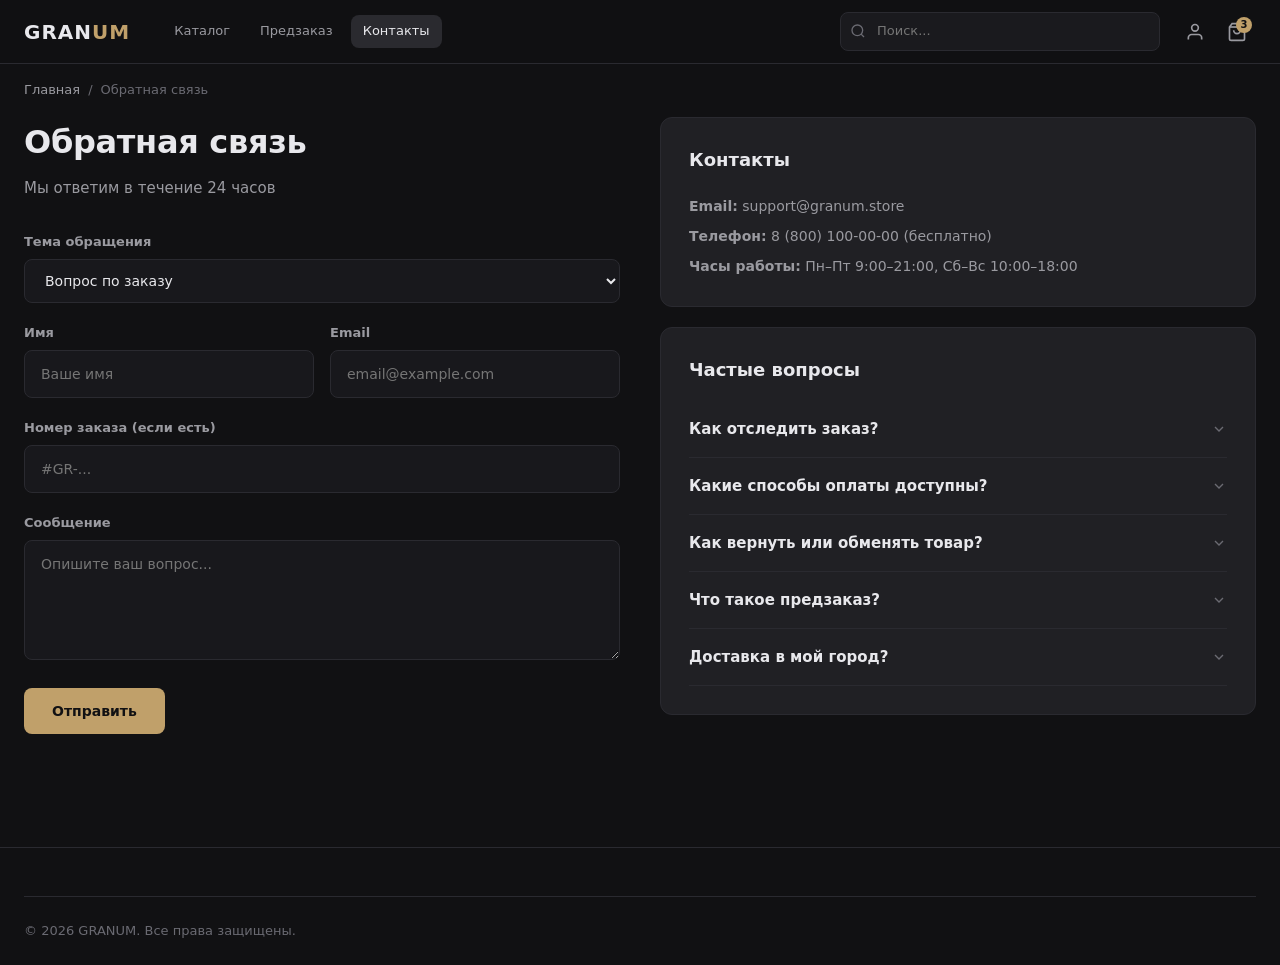
<file: clothing-store/feedback.html>
<!DOCTYPE html>
<html lang="ru">

<head>
    <meta charset="UTF-8">
    <meta name="viewport" content="width=device-width, initial-scale=1.0">
    <title>Обратная связь — GRANUM</title>
    <link rel="stylesheet" href="assets/css/style.css">
</head>

<body>

    <header class="header">
        <div class="container">
            <a href="index.html" class="logo">GRAN<span>UM</span></a>
            <nav class="header-nav"><a href="catalog.html">Каталог</a><a href="preorder.html">Предзаказ</a><a
                    href="feedback.html" class="active">Контакты</a></nav>
            <div class="header-search"><svg width="16" height="16" viewBox="0 0 24 24" fill="none" stroke="currentColor"
                    stroke-width="2">
                    <circle cx="11" cy="11" r="8" />
                    <line x1="21" y1="21" x2="16.65" y2="16.65" />
                </svg><input type="text" placeholder="Поиск..."></div>
            <div class="header-icons">
                <a href="profile.html"><svg width="20" height="20" viewBox="0 0 24 24" fill="none" stroke="currentColor"
                        stroke-width="2">
                        <path d="M20 21v-2a4 4 0 0 0-4-4H8a4 4 0 0 0-4 4v2" />
                        <circle cx="12" cy="7" r="4" />
                    </svg></a>
                <a href="cart.html"><svg width="20" height="20" viewBox="0 0 24 24" fill="none" stroke="currentColor"
                        stroke-width="2">
                        <path d="M6 2L3 6v14a2 2 0 0 0 2 2h14a2 2 0 0 0 2-2V6l-3-4z" />
                        <line x1="3" y1="6" x2="21" y2="6" />
                        <path d="M16 10a4 4 0 0 1-8 0" />
                    </svg><span class="icon-badge">3</span></a>
            </div>
            <button class="burger" aria-label="Меню"><span></span><span></span><span></span></button>
        </div>
    </header>
    <div class="mobile-menu">
        <div class="mobile-menu-header"><span class="logo">GRAN<span>UM</span></span><button
                class="mobile-menu-close">✕</button></div>
        <nav><a href="index.html">Главная</a><a href="catalog.html">Каталог</a><a href="preorder.html">Предзаказ</a><a
                href="profile.html">Профиль</a><a href="wallet.html">Кошелёк</a><a href="cart.html">Корзина</a><a
                href="feedback.html">Обратная связь</a></nav>
    </div>

    <div class="container">
        <div class="breadcrumbs"><a href="index.html">Главная</a><span>/</span><span>Обратная связь</span></div>
    </div>

    <section class="section" style="padding-top:0;">
        <div class="container">
            <div style="display:grid;grid-template-columns:1fr 1fr;gap:40px;">
                <!-- Form -->
                <div class="fade-in">
                    <h1 class="section-title" style="margin-bottom:8px;">Обратная связь</h1>
                    <p class="section-subtitle">Мы ответим в течение 24 часов</p>
                    <div class="form-group">
                        <label>Тема обращения</label>
                        <select class="form-control">
                            <option>Вопрос по заказу</option>
                            <option>Возврат / обмен</option>
                            <option>Доставка</option>
                            <option>Предзаказ</option>
                            <option>Техническая проблема</option>
                            <option>Сотрудничество</option>
                            <option>Другое</option>
                        </select>
                    </div>
                    <div class="form-row">
                        <div class="form-group"><label>Имя</label><input type="text" class="form-control"
                                placeholder="Ваше имя"></div>
                        <div class="form-group"><label>Email</label><input type="email" class="form-control"
                                placeholder="email@example.com"></div>
                    </div>
                    <div class="form-group"><label>Номер заказа (если есть)</label><input type="text"
                            class="form-control" placeholder="#GR-..."></div>
                    <div class="form-group"><label>Сообщение</label><textarea class="form-control"
                            placeholder="Опишите ваш вопрос..."></textarea></div>
                    <button class="btn btn-primary">Отправить</button>
                </div>

                <!-- Info -->
                <div class="fade-in">
                    <div class="profile-section" style="margin-bottom:20px;">
                        <h2 style="font-size:18px;">Контакты</h2>
                        <p style="font-size:14px;color:var(--text-secondary);margin-bottom:8px;"><strong>Email:</strong>
                            support@granum.store</p>
                        <p style="font-size:14px;color:var(--text-secondary);margin-bottom:8px;">
                            <strong>Телефон:</strong> 8 (800) 100-00-00 (бесплатно)</p>
                        <p style="font-size:14px;color:var(--text-secondary);"><strong>Часы работы:</strong> Пн–Пт
                            9:00–21:00, Сб–Вс 10:00–18:00</p>
                    </div>

                    <div class="profile-section">
                        <h2 style="font-size:18px;margin-bottom:16px;">Частые вопросы</h2>
                        <div class="faq-list">
                            <div class="faq-item">
                                <button class="faq-question">Как отследить заказ? <svg width="16" height="16"
                                        viewBox="0 0 24 24" fill="none" stroke="currentColor" stroke-width="2">
                                        <polyline points="6 9 12 15 18 9" />
                                    </svg></button>
                                <div class="faq-answer">Статус заказа можно посмотреть в разделе «Профиль → Заказы».
                                    Также вы получите уведомление на email при смене статуса.</div>
                            </div>
                            <div class="faq-item">
                                <button class="faq-question">Какие способы оплаты доступны? <svg width="16" height="16"
                                        viewBox="0 0 24 24" fill="none" stroke="currentColor" stroke-width="2">
                                        <polyline points="6 9 12 15 18 9" />
                                    </svg></button>
                                <div class="faq-answer">Банковские карты (Visa, Mastercard, МИР), кошелёк GRANUM, оплата
                                    при получении, рассрочка.</div>
                            </div>
                            <div class="faq-item">
                                <button class="faq-question">Как вернуть или обменять товар? <svg width="16" height="16"
                                        viewBox="0 0 24 24" fill="none" stroke="currentColor" stroke-width="2">
                                        <polyline points="6 9 12 15 18 9" />
                                    </svg></button>
                                <div class="faq-answer">Возврат и обмен возможны в течение 14 дней с момента получения.
                                    Товар должен быть без следов носки в оригинальной упаковке. Оформите возврат в
                                    разделе «Профиль → Заказы» или свяжитесь с нами.</div>
                            </div>
                            <div class="faq-item">
                                <button class="faq-question">Что такое предзаказ? <svg width="16" height="16"
                                        viewBox="0 0 24 24" fill="none" stroke="currentColor" stroke-width="2">
                                        <polyline points="6 9 12 15 18 9" />
                                    </svg></button>
                                <div class="faq-answer">Предзаказ — возможность зарезервировать товар до его поступления
                                    на склад. Вы фиксируете цену и получаете товар одним из первых. Оплата списывается
                                    при отправке.</div>
                            </div>
                            <div class="faq-item">
                                <button class="faq-question">Доставка в мой город? <svg width="16" height="16"
                                        viewBox="0 0 24 24" fill="none" stroke="currentColor" stroke-width="2">
                                        <polyline points="6 9 12 15 18 9" />
                                    </svg></button>
                                <div class="faq-answer">Доставляем по всей России. В крупных городах (Москва, СПб,
                                    Казань, Екатеринбург, Новосибирск, Краснодар) доступны курьер, самовывоз и экспресс.
                                    В другие города — через пункты выдачи и почту.</div>
                            </div>
                        </div>
                    </div>
                </div>
            </div>
        </div>
    </section>

    <footer class="footer">
        <div class="container">
            <div class="footer-bottom"><span>© 2026 GRANUM. Все права защищены.</span></div>
        </div>
    </footer>
    <script src="assets/js/app.js"></script>
</body>

</html>
</file>
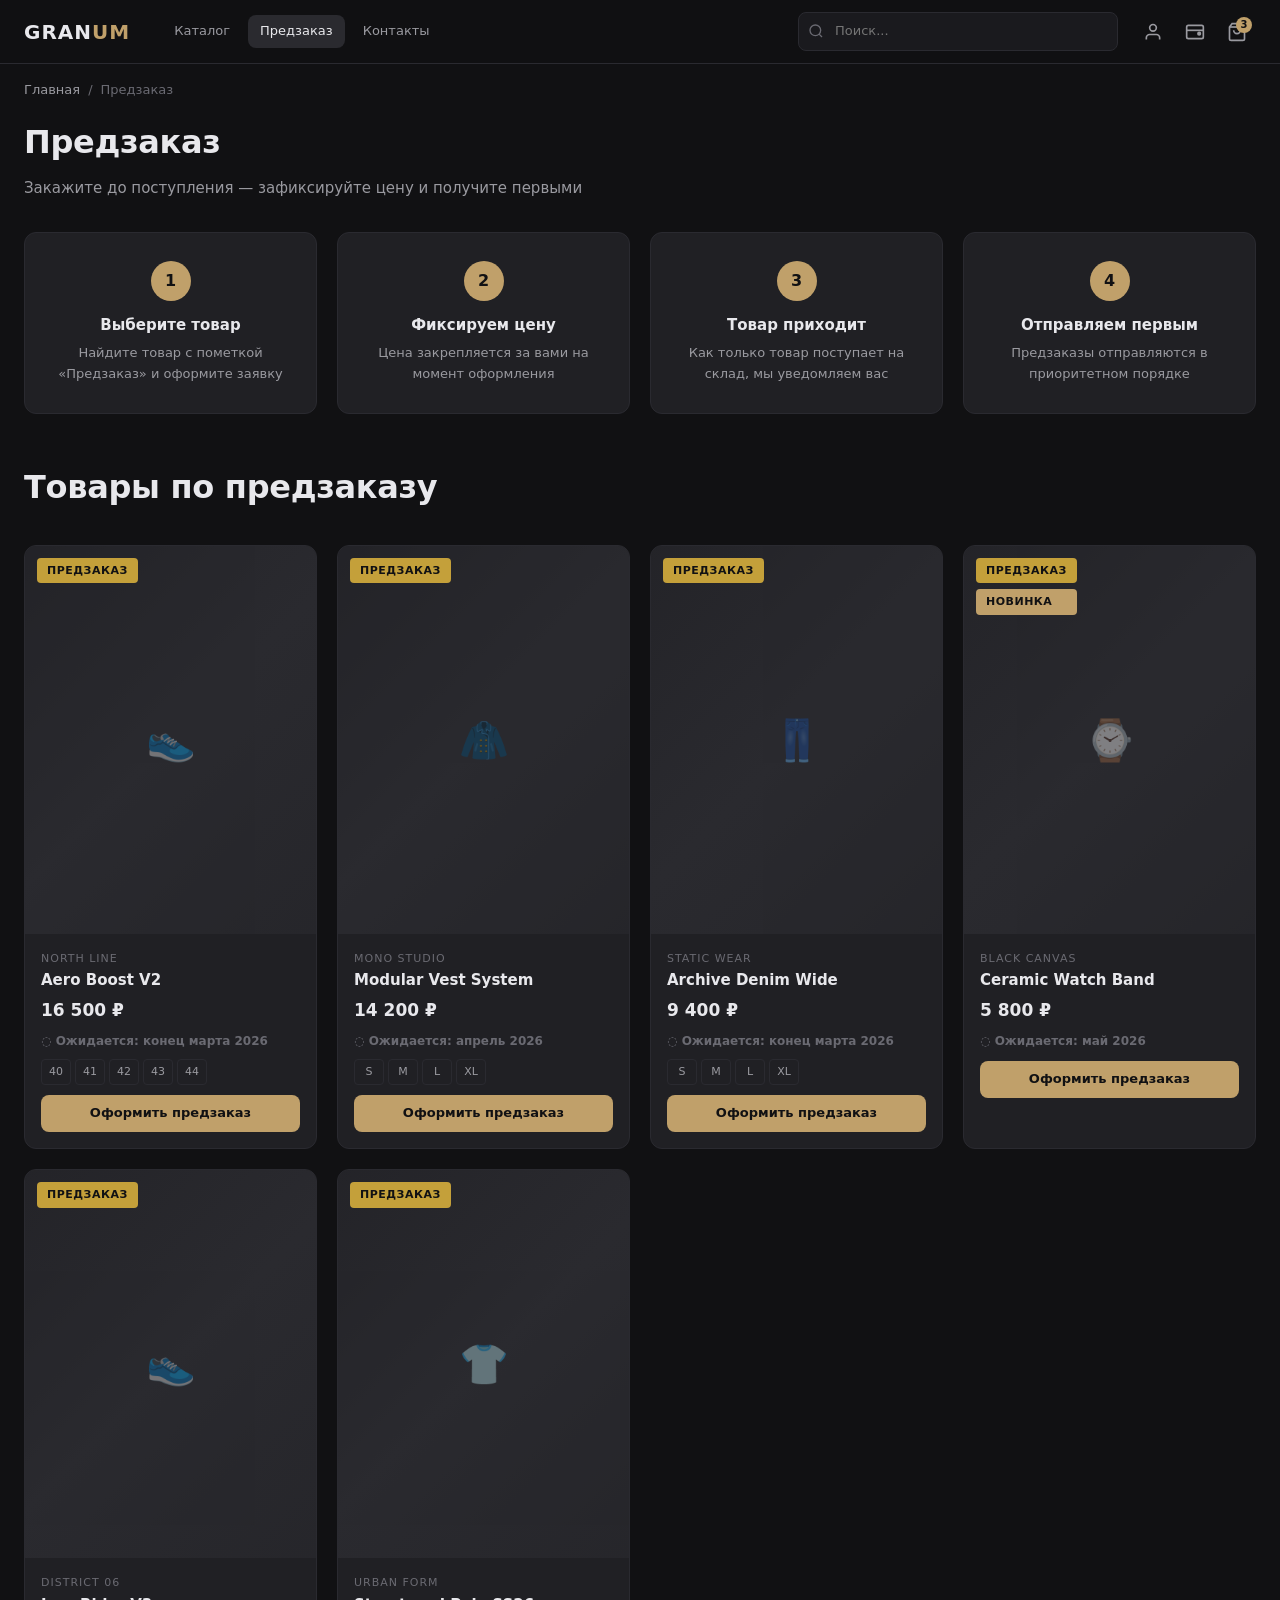
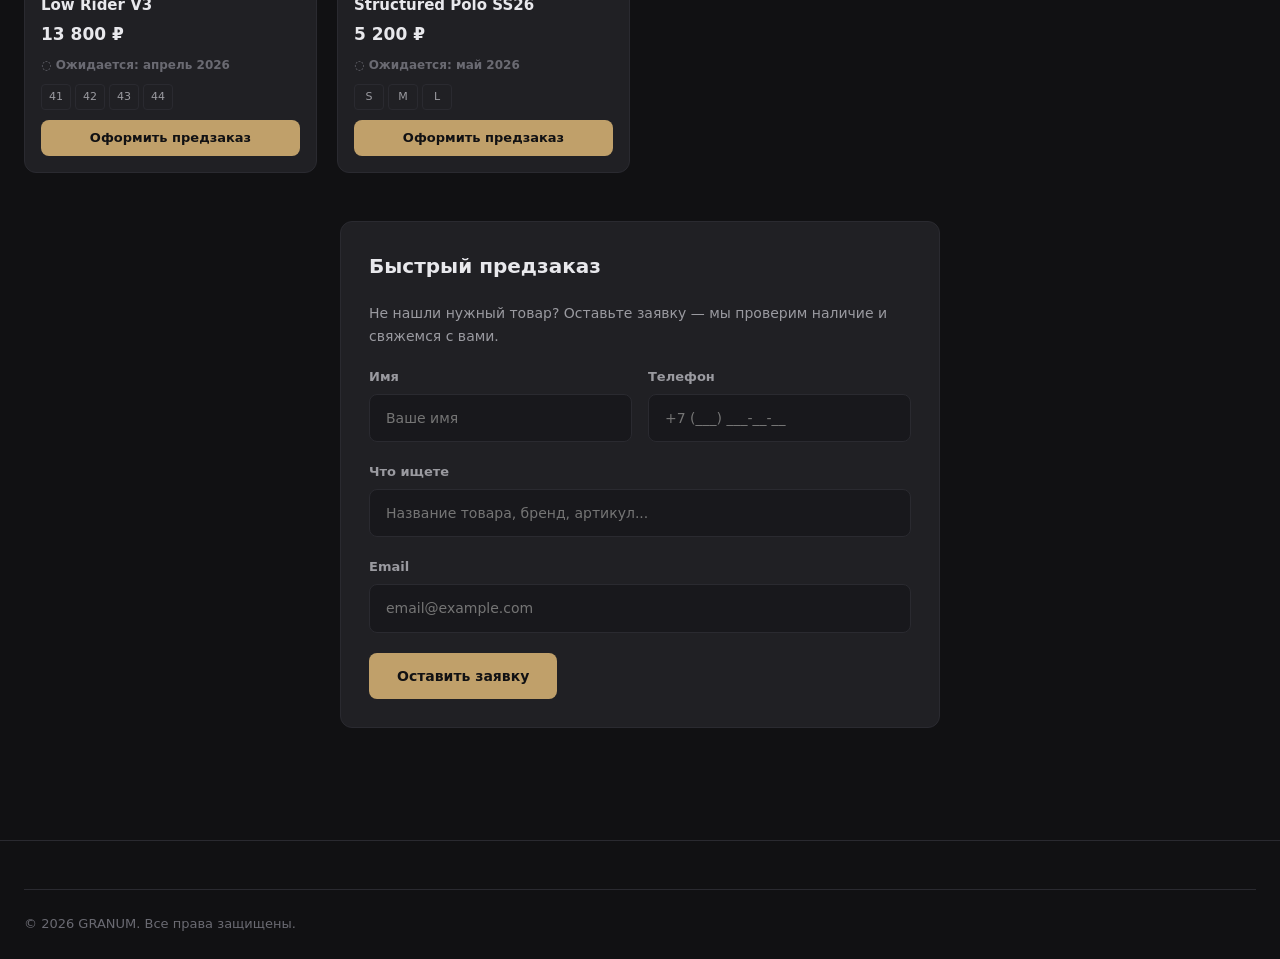
<file: clothing-store/preorder.html>
<!DOCTYPE html>
<html lang="ru">

<head>
    <meta charset="UTF-8">
    <meta name="viewport" content="width=device-width, initial-scale=1.0">
    <title>Предзаказ — GRANUM</title>
    <link rel="stylesheet" href="assets/css/style.css">
</head>

<body>

    <header class="header">
        <div class="container">
            <a href="index.html" class="logo">GRAN<span>UM</span></a>
            <nav class="header-nav"><a href="catalog.html">Каталог</a><a href="preorder.html"
                    class="active">Предзаказ</a><a href="feedback.html">Контакты</a></nav>
            <div class="header-search"><svg width="16" height="16" viewBox="0 0 24 24" fill="none" stroke="currentColor"
                    stroke-width="2">
                    <circle cx="11" cy="11" r="8" />
                    <line x1="21" y1="21" x2="16.65" y2="16.65" />
                </svg><input type="text" placeholder="Поиск..."></div>
            <div class="header-icons">
                <a href="profile.html"><svg width="20" height="20" viewBox="0 0 24 24" fill="none" stroke="currentColor"
                        stroke-width="2">
                        <path d="M20 21v-2a4 4 0 0 0-4-4H8a4 4 0 0 0-4 4v2" />
                        <circle cx="12" cy="7" r="4" />
                    </svg></a>
                <a href="wallet.html"><svg width="20" height="20" viewBox="0 0 24 24" fill="none" stroke="currentColor"
                        stroke-width="2">
                        <rect x="2" y="4" width="20" height="16" rx="2" />
                        <path d="M2 10h20" />
                        <circle cx="17" cy="14" r="1.5" fill="currentColor" />
                    </svg></a>
                <a href="cart.html"><svg width="20" height="20" viewBox="0 0 24 24" fill="none" stroke="currentColor"
                        stroke-width="2">
                        <path d="M6 2L3 6v14a2 2 0 0 0 2 2h14a2 2 0 0 0 2-2V6l-3-4z" />
                        <line x1="3" y1="6" x2="21" y2="6" />
                        <path d="M16 10a4 4 0 0 1-8 0" />
                    </svg><span class="icon-badge">3</span></a>
            </div>
            <button class="burger" aria-label="Меню"><span></span><span></span><span></span></button>
        </div>
    </header>
    <div class="mobile-menu">
        <div class="mobile-menu-header"><span class="logo">GRAN<span>UM</span></span><button
                class="mobile-menu-close">✕</button></div>
        <nav><a href="index.html">Главная</a><a href="catalog.html">Каталог</a><a href="preorder.html">Предзаказ</a><a
                href="profile.html">Профиль</a><a href="wallet.html">Кошелёк</a><a href="cart.html">Корзина</a><a
                href="feedback.html">Обратная связь</a></nav>
    </div>

    <div class="container">
        <div class="breadcrumbs"><a href="index.html">Главная</a><span>/</span><span>Предзаказ</span></div>
    </div>

    <section class="section" style="padding-top:0;">
        <div class="container">
            <h1 class="section-title fade-in">Предзаказ</h1>
            <p class="section-subtitle fade-in">Закажите до поступления — зафиксируйте цену и получите первыми</p>

            <!-- How it works -->
            <div class="preorder-steps fade-in">
                <div class="step-card">
                    <div class="step-num">1</div>
                    <h4>Выберите товар</h4>
                    <p>Найдите товар с пометкой «Предзаказ» и оформите заявку</p>
                </div>
                <div class="step-card">
                    <div class="step-num">2</div>
                    <h4>Фиксируем цену</h4>
                    <p>Цена закрепляется за вами на момент оформления</p>
                </div>
                <div class="step-card">
                    <div class="step-num">3</div>
                    <h4>Товар приходит</h4>
                    <p>Как только товар поступает на склад, мы уведомляем вас</p>
                </div>
                <div class="step-card">
                    <div class="step-num">4</div>
                    <h4>Отправляем первым</h4>
                    <p>Предзаказы отправляются в приоритетном порядке</p>
                </div>
            </div>

            <!-- Products -->
            <div class="section-header fade-in" style="margin-top:48px;">
                <h2 class="section-title">Товары по предзаказу</h2>
            </div>
            <div class="products-grid fade-in">
                <div class="product-card">
                    <div class="product-thumb">
                        <div class="placeholder-img">👟</div>
                        <div class="product-badges"><span class="badge badge-preorder">Предзаказ</span></div>
                    </div>
                    <div class="product-info">
                        <div class="product-brand">North Line</div>
                        <div class="product-name"><a href="product.html">Aero Boost V2</a></div>
                        <div class="product-price"><span class="price-current">16 500 ₽</span></div>
                        <div class="product-status status-preorder">◌ Ожидается: конец марта 2026</div>
                        <div class="product-sizes">
                            <span>40</span><span>41</span><span>42</span><span>43</span><span>44</span></div>
                        <button class="btn btn-primary btn-sm" style="width:100%;margin-top:10px;">Оформить
                            предзаказ</button>
                    </div>
                </div>
                <div class="product-card">
                    <div class="product-thumb">
                        <div class="placeholder-img">🧥</div>
                        <div class="product-badges"><span class="badge badge-preorder">Предзаказ</span></div>
                    </div>
                    <div class="product-info">
                        <div class="product-brand">Mono Studio</div>
                        <div class="product-name"><a href="product.html">Modular Vest System</a></div>
                        <div class="product-price"><span class="price-current">14 200 ₽</span></div>
                        <div class="product-status status-preorder">◌ Ожидается: апрель 2026</div>
                        <div class="product-sizes"><span>S</span><span>M</span><span>L</span><span>XL</span></div>
                        <button class="btn btn-primary btn-sm" style="width:100%;margin-top:10px;">Оформить
                            предзаказ</button>
                    </div>
                </div>
                <div class="product-card">
                    <div class="product-thumb">
                        <div class="placeholder-img">👖</div>
                        <div class="product-badges"><span class="badge badge-preorder">Предзаказ</span></div>
                    </div>
                    <div class="product-info">
                        <div class="product-brand">Static Wear</div>
                        <div class="product-name"><a href="product.html">Archive Denim Wide</a></div>
                        <div class="product-price"><span class="price-current">9 400 ₽</span></div>
                        <div class="product-status status-preorder">◌ Ожидается: конец марта 2026</div>
                        <div class="product-sizes"><span>S</span><span>M</span><span>L</span><span>XL</span></div>
                        <button class="btn btn-primary btn-sm" style="width:100%;margin-top:10px;">Оформить
                            предзаказ</button>
                    </div>
                </div>
                <div class="product-card">
                    <div class="product-thumb">
                        <div class="placeholder-img">⌚</div>
                        <div class="product-badges"><span class="badge badge-preorder">Предзаказ</span><span
                                class="badge badge-new">Новинка</span></div>
                    </div>
                    <div class="product-info">
                        <div class="product-brand">Black Canvas</div>
                        <div class="product-name"><a href="product.html">Ceramic Watch Band</a></div>
                        <div class="product-price"><span class="price-current">5 800 ₽</span></div>
                        <div class="product-status status-preorder">◌ Ожидается: май 2026</div>
                        <button class="btn btn-primary btn-sm" style="width:100%;margin-top:10px;">Оформить
                            предзаказ</button>
                    </div>
                </div>
                <div class="product-card">
                    <div class="product-thumb">
                        <div class="placeholder-img">👟</div>
                        <div class="product-badges"><span class="badge badge-preorder">Предзаказ</span></div>
                    </div>
                    <div class="product-info">
                        <div class="product-brand">District 06</div>
                        <div class="product-name"><a href="product.html">Low Rider V3</a></div>
                        <div class="product-price"><span class="price-current">13 800 ₽</span></div>
                        <div class="product-status status-preorder">◌ Ожидается: апрель 2026</div>
                        <div class="product-sizes"><span>41</span><span>42</span><span>43</span><span>44</span></div>
                        <button class="btn btn-primary btn-sm" style="width:100%;margin-top:10px;">Оформить
                            предзаказ</button>
                    </div>
                </div>
                <div class="product-card">
                    <div class="product-thumb">
                        <div class="placeholder-img">👕</div>
                        <div class="product-badges"><span class="badge badge-preorder">Предзаказ</span></div>
                    </div>
                    <div class="product-info">
                        <div class="product-brand">Urban Form</div>
                        <div class="product-name"><a href="product.html">Structured Polo SS26</a></div>
                        <div class="product-price"><span class="price-current">5 200 ₽</span></div>
                        <div class="product-status status-preorder">◌ Ожидается: май 2026</div>
                        <div class="product-sizes"><span>S</span><span>M</span><span>L</span></div>
                        <button class="btn btn-primary btn-sm" style="width:100%;margin-top:10px;">Оформить
                            предзаказ</button>
                    </div>
                </div>
            </div>

            <!-- Quick Preorder Form -->
            <div class="profile-section fade-in" style="max-width:600px;margin:48px auto 0;">
                <h2>Быстрый предзаказ</h2>
                <p style="font-size:14px;color:var(--text-secondary);margin-bottom:20px;">Не нашли нужный товар?
                    Оставьте заявку — мы проверим наличие и свяжемся с вами.</p>
                <div class="form-row">
                    <div class="form-group"><label>Имя</label><input type="text" class="form-control"
                            placeholder="Ваше имя"></div>
                    <div class="form-group"><label>Телефон</label><input type="tel" class="form-control"
                            placeholder="+7 (___) ___-__-__"></div>
                </div>
                <div class="form-group"><label>Что ищете</label><input type="text" class="form-control"
                        placeholder="Название товара, бренд, артикул..."></div>
                <div class="form-group"><label>Email</label><input type="email" class="form-control"
                        placeholder="email@example.com"></div>
                <button class="btn btn-primary">Оставить заявку</button>
            </div>
        </div>
    </section>

    <footer class="footer">
        <div class="container">
            <div class="footer-bottom"><span>© 2026 GRANUM. Все права защищены.</span></div>
        </div>
    </footer>
    <script src="assets/js/app.js"></script>
</body>

</html>
</file>
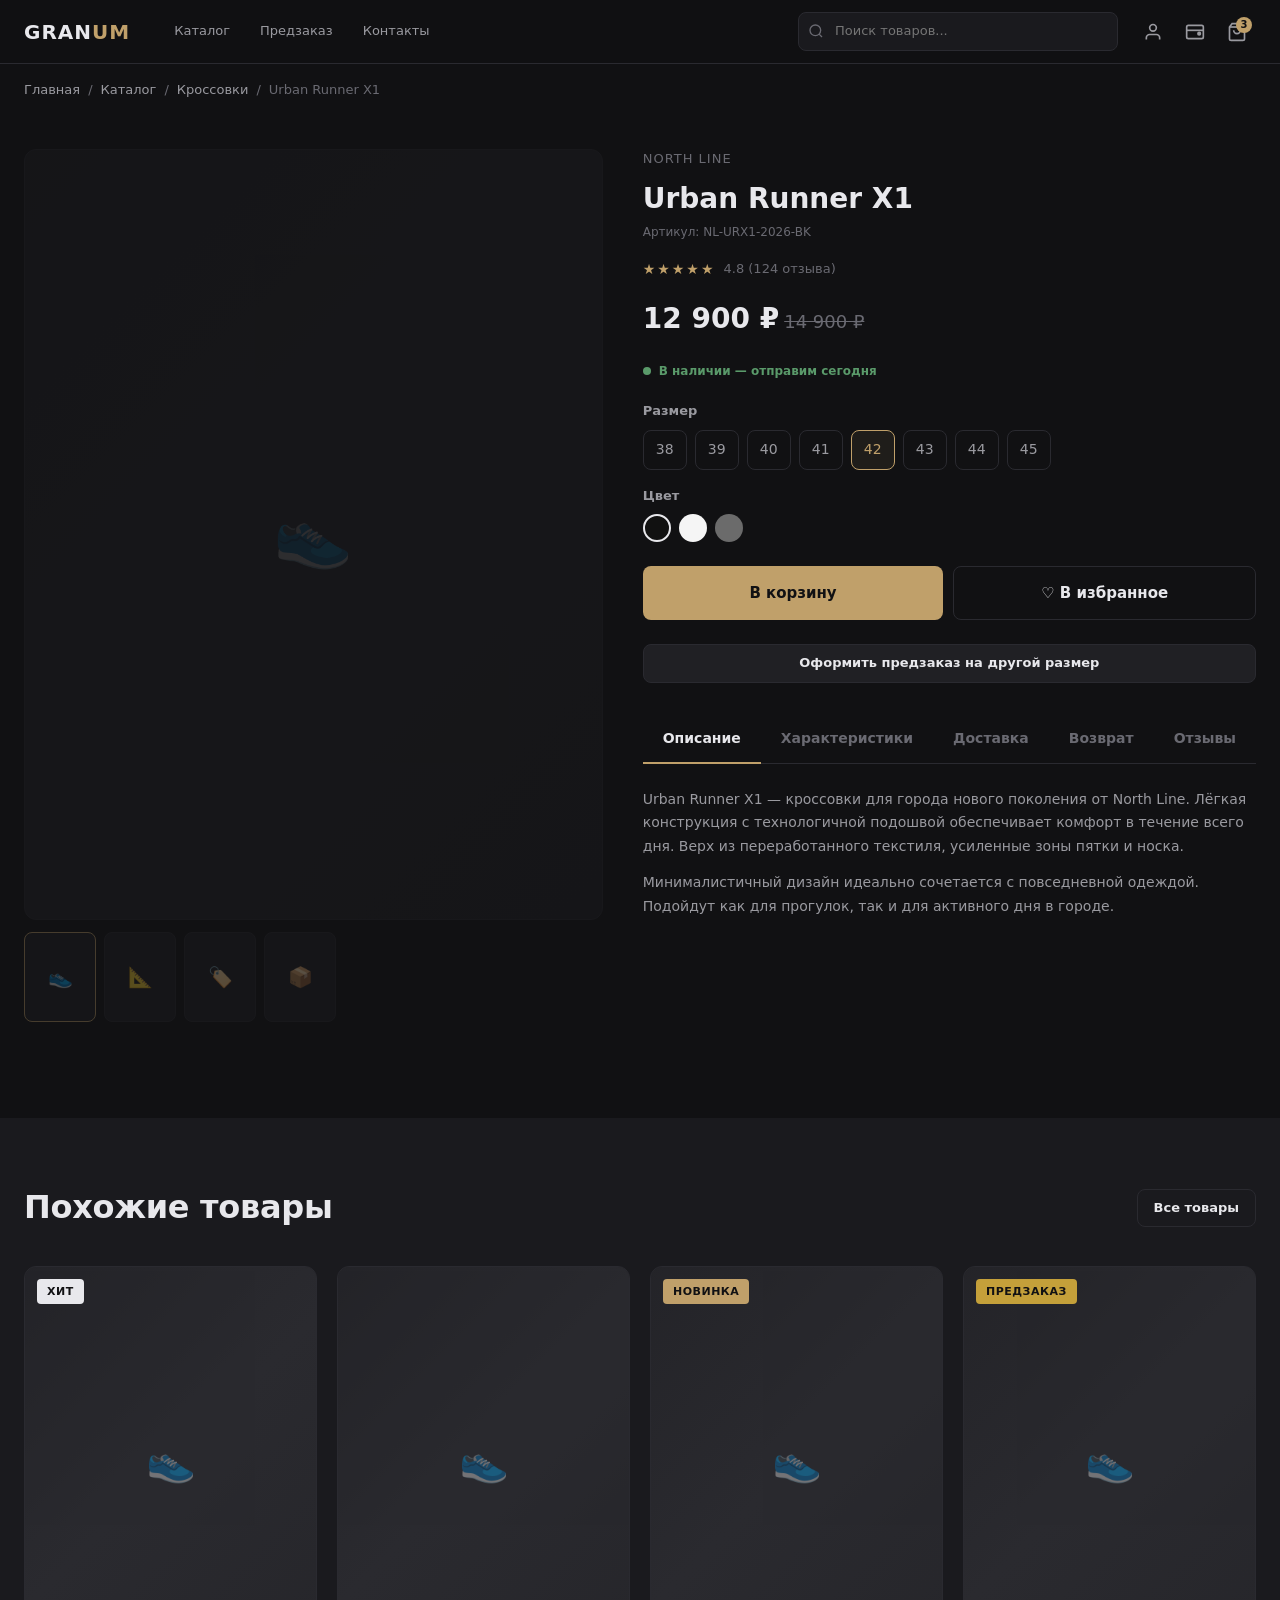
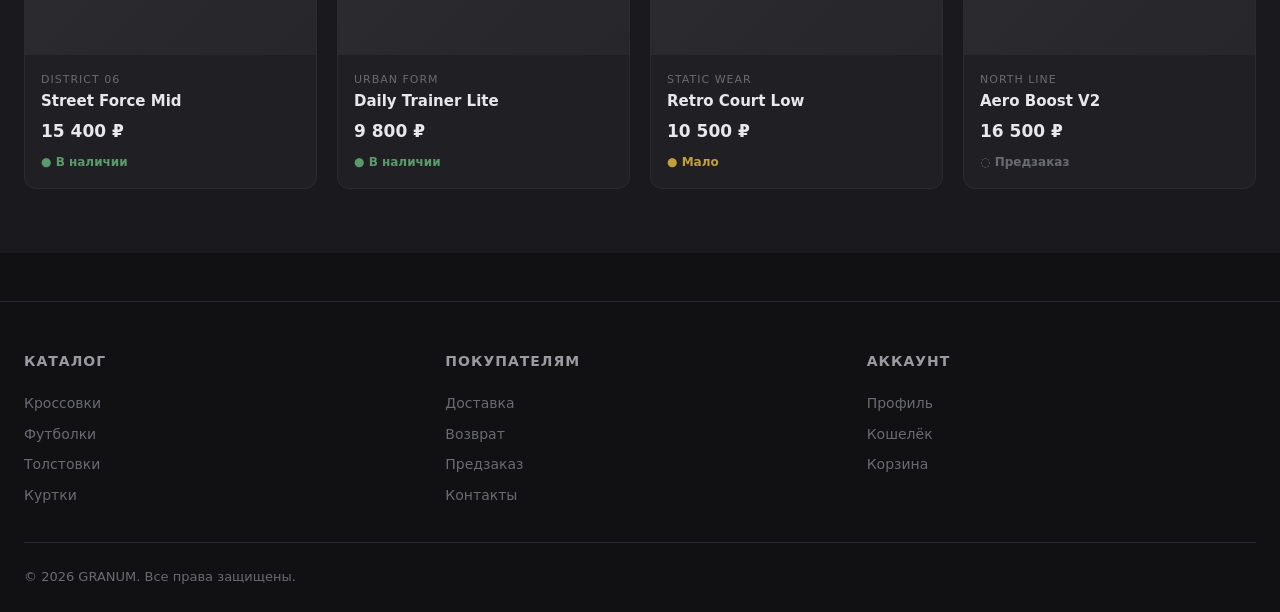
<file: clothing-store/product.html>
<!DOCTYPE html>
<html lang="ru">

<head>
    <meta charset="UTF-8">
    <meta name="viewport" content="width=device-width, initial-scale=1.0">
    <title>Urban Runner X1 — GRANUM</title>
    <meta name="description" content="North Line Urban Runner X1 — кроссовки в стиле urban tech. Купить в GRANUM.">
    <link rel="stylesheet" href="assets/css/style.css">
</head>

<body>

    <header class="header">
        <div class="container">
            <a href="index.html" class="logo">GRAN<span>UM</span></a>
            <nav class="header-nav"><a href="catalog.html">Каталог</a><a href="preorder.html">Предзаказ</a><a
                    href="feedback.html">Контакты</a></nav>
            <div class="header-search"><svg width="16" height="16" viewBox="0 0 24 24" fill="none" stroke="currentColor"
                    stroke-width="2">
                    <circle cx="11" cy="11" r="8" />
                    <line x1="21" y1="21" x2="16.65" y2="16.65" />
                </svg><input type="text" placeholder="Поиск товаров..."></div>
            <div class="header-icons">
                <a href="profile.html"><svg width="20" height="20" viewBox="0 0 24 24" fill="none" stroke="currentColor"
                        stroke-width="2">
                        <path d="M20 21v-2a4 4 0 0 0-4-4H8a4 4 0 0 0-4 4v2" />
                        <circle cx="12" cy="7" r="4" />
                    </svg></a>
                <a href="wallet.html"><svg width="20" height="20" viewBox="0 0 24 24" fill="none" stroke="currentColor"
                        stroke-width="2">
                        <rect x="2" y="4" width="20" height="16" rx="2" />
                        <path d="M2 10h20" />
                        <circle cx="17" cy="14" r="1.5" fill="currentColor" />
                    </svg></a>
                <a href="cart.html"><svg width="20" height="20" viewBox="0 0 24 24" fill="none" stroke="currentColor"
                        stroke-width="2">
                        <path d="M6 2L3 6v14a2 2 0 0 0 2 2h14a2 2 0 0 0 2-2V6l-3-4z" />
                        <line x1="3" y1="6" x2="21" y2="6" />
                        <path d="M16 10a4 4 0 0 1-8 0" />
                    </svg><span class="icon-badge">3</span></a>
            </div>
            <button class="burger" aria-label="Меню"><span></span><span></span><span></span></button>
        </div>
    </header>

    <div class="mobile-menu">
        <div class="mobile-menu-header"><span class="logo">GRAN<span>UM</span></span><button
                class="mobile-menu-close">✕</button></div>
        <nav><a href="index.html">Главная</a><a href="catalog.html">Каталог</a><a href="preorder.html">Предзаказ</a><a
                href="profile.html">Профиль</a><a href="wallet.html">Кошелёк</a><a href="cart.html">Корзина</a><a
                href="feedback.html">Обратная связь</a></nav>
    </div>

    <div class="container">
        <div class="breadcrumbs"><a href="index.html">Главная</a><span>/</span><a
                href="catalog.html">Каталог</a><span>/</span><a
                href="catalog.html">Кроссовки</a><span>/</span><span>Urban Runner X1</span></div>
    </div>

    <section class="section" style="padding-top:0;">
        <div class="container">
            <div class="product-detail">
                <!-- Gallery -->
                <div class="product-gallery">
                    <div class="main-image">
                        <div class="placeholder-img">👟</div>
                    </div>
                    <div class="gallery-thumbs">
                        <div class="thumb active">👟</div>
                        <div class="thumb">📐</div>
                        <div class="thumb">🏷️</div>
                        <div class="thumb">📦</div>
                    </div>
                </div>

                <!-- Info -->
                <div class="product-detail-info">
                    <div class="detail-brand">North Line</div>
                    <h1>Urban Runner X1</h1>
                    <div class="detail-sku">Артикул: NL-URX1-2026-BK</div>
                    <div class="detail-rating">
                        <span class="stars">★★★★★</span>
                        <span class="rating-count">4.8 (124 отзыва)</span>
                    </div>
                    <div class="detail-price">
                        <span class="price-current">12 900 ₽</span>
                        <span class="price-old">14 900 ₽</span>
                    </div>
                    <div class="detail-status">
                        <span class="status-dot green"></span>
                        <span class="product-status status-instock">В наличии — отправим сегодня</span>
                    </div>

                    <div class="detail-options">
                        <div class="option-label">Размер</div>
                        <div class="size-options">
                            <button class="size-btn">38</button>
                            <button class="size-btn">39</button>
                            <button class="size-btn">40</button>
                            <button class="size-btn">41</button>
                            <button class="size-btn active">42</button>
                            <button class="size-btn">43</button>
                            <button class="size-btn">44</button>
                            <button class="size-btn">45</button>
                        </div>
                        <div class="option-label">Цвет</div>
                        <div class="color-options">
                            <div class="color-swatch active" style="background:#111;" title="Чёрный"></div>
                            <div class="color-swatch" style="background:#f5f5f5;" title="Белый"></div>
                            <div class="color-swatch" style="background:#6b6b6b;" title="Серый"></div>
                        </div>
                    </div>

                    <div class="detail-actions">
                        <a href="cart.html" class="btn btn-primary btn-lg">В корзину</a>
                        <button class="btn btn-outline btn-lg">♡ В избранное</button>
                    </div>
                    <a href="preorder.html" class="btn btn-secondary btn-sm" style="width:100%;">Оформить предзаказ на
                        другой размер</a>

                    <!-- Tabs -->
                    <div style="margin-top:32px;">
                        <div class="tabs-nav">
                            <button class="active" data-tab="tab-desc">Описание</button>
                            <button data-tab="tab-specs">Характеристики</button>
                            <button data-tab="tab-delivery">Доставка</button>
                            <button data-tab="tab-return">Возврат</button>
                            <button data-tab="tab-reviews">Отзывы</button>
                        </div>
                        <div id="tab-desc" class="tab-pane active">
                            <p>Urban Runner X1 — кроссовки для города нового поколения от North Line. Лёгкая конструкция
                                с технологичной подошвой обеспечивает комфорт в течение всего дня. Верх из
                                переработанного текстиля, усиленные зоны пятки и носка.</p>
                            <p>Минималистичный дизайн идеально сочетается с повседневной одеждой. Подойдут как для
                                прогулок, так и для активного дня в городе.</p>
                        </div>
                        <div id="tab-specs" class="tab-pane">
                            <p><strong>Бренд:</strong> North Line</p>
                            <p><strong>Модель:</strong> Urban Runner X1</p>
                            <p><strong>Сезон:</strong> Весна-Лето 2026</p>
                            <p><strong>Материал верха:</strong> Переработанный текстиль, синтетические накладки</p>
                            <p><strong>Подошва:</strong> EVA + резина</p>
                            <p><strong>Страна:</strong> Вьетнам</p>
                            <p><strong>Вес (один кроссовок):</strong> 290 г</p>
                        </div>
                        <div id="tab-delivery" class="tab-pane">
                            <p><strong>Курьер</strong> — 1–3 рабочих дня, от 290 ₽</p>
                            <p><strong>Пункт выдачи</strong> — 2–4 рабочих дня, от 190 ₽</p>
                            <p><strong>Самовывоз</strong> — бесплатно, в день заказа</p>
                            <p><strong>Экспресс</strong> — в день заказа, от 590 ₽</p>
                            <p>Бесплатная доставка при заказе от 5 000 ₽.</p>
                        </div>
                        <div id="tab-return" class="tab-pane">
                            <p>Возврат и обмен в течение 14 дней с момента получения. Товар должен быть в оригинальной
                                упаковке, без следов носки.</p>
                            <p>Возврат средств — на карту или в кошелёк GRANUM в течение 3–5 рабочих дней.</p>
                        </div>
                        <div id="tab-reviews" class="tab-pane">
                            <div style="padding:16px 0;border-bottom:1px solid var(--border);">
                                <div style="display:flex;justify-content:space-between;margin-bottom:6px;">
                                    <strong>Алексей М.</strong><span class="stars" style="font-size:12px;">★★★★★</span>
                                </div>
                                <p>Отличные кроссовки, взял 42 размер — сел идеально. Подошва мягкая, стиль на уровне.
                                </p>
                            </div>
                            <div style="padding:16px 0;border-bottom:1px solid var(--border);">
                                <div style="display:flex;justify-content:space-between;margin-bottom:6px;"><strong>Мария
                                        К.</strong><span class="stars" style="font-size:12px;">★★★★☆</span></div>
                                <p>Красивый дизайн, удобная колодка. Немного узковаты, советую брать на пол-размера
                                    больше.</p>
                            </div>
                            <div style="padding:16px 0;">
                                <div style="display:flex;justify-content:space-between;margin-bottom:6px;">
                                    <strong>Дмитрий В.</strong><span class="stars" style="font-size:12px;">★★★★★</span>
                                </div>
                                <p>Третья пара от North Line, не разочаровывают. Качество стабильное, служат долго.</p>
                            </div>
                        </div>
                    </div>
                </div>
            </div>
        </div>
    </section>

    <!-- Related Products -->
    <section class="section" style="background:var(--bg-secondary);padding:64px 0;">
        <div class="container">
            <div class="section-header fade-in">
                <h2 class="section-title">Похожие товары</h2><a href="catalog.html" class="btn btn-outline btn-sm">Все
                    товары</a>
            </div>
            <div class="products-grid fade-in">
                <div class="product-card">
                    <div class="product-thumb">
                        <div class="placeholder-img">👟</div>
                        <div class="product-badges"><span class="badge badge-hit">Хит</span></div>
                    </div>
                    <div class="product-info">
                        <div class="product-brand">District 06</div>
                        <div class="product-name"><a href="product.html">Street Force Mid</a></div>
                        <div class="product-price"><span class="price-current">15 400 ₽</span></div>
                        <div class="product-status status-instock">● В наличии</div>
                    </div>
                </div>
                <div class="product-card">
                    <div class="product-thumb">
                        <div class="placeholder-img">👟</div>
                    </div>
                    <div class="product-info">
                        <div class="product-brand">Urban Form</div>
                        <div class="product-name"><a href="product.html">Daily Trainer Lite</a></div>
                        <div class="product-price"><span class="price-current">9 800 ₽</span></div>
                        <div class="product-status status-instock">● В наличии</div>
                    </div>
                </div>
                <div class="product-card">
                    <div class="product-thumb">
                        <div class="placeholder-img">👟</div>
                        <div class="product-badges"><span class="badge badge-new">Новинка</span></div>
                    </div>
                    <div class="product-info">
                        <div class="product-brand">Static Wear</div>
                        <div class="product-name"><a href="product.html">Retro Court Low</a></div>
                        <div class="product-price"><span class="price-current">10 500 ₽</span></div>
                        <div class="product-status status-low">● Мало</div>
                    </div>
                </div>
                <div class="product-card">
                    <div class="product-thumb">
                        <div class="placeholder-img">👟</div>
                        <div class="product-badges"><span class="badge badge-preorder">Предзаказ</span></div>
                    </div>
                    <div class="product-info">
                        <div class="product-brand">North Line</div>
                        <div class="product-name"><a href="product.html">Aero Boost V2</a></div>
                        <div class="product-price"><span class="price-current">16 500 ₽</span></div>
                        <div class="product-status status-preorder">◌ Предзаказ</div>
                    </div>
                </div>
            </div>
        </div>
    </section>

    <footer class="footer">
        <div class="container">
            <div class="footer-grid">
                <div class="footer-col">
                    <h4>Каталог</h4><a href="catalog.html">Кроссовки</a><a href="catalog.html">Футболки</a><a
                        href="catalog.html">Толстовки</a><a href="catalog.html">Куртки</a>
                </div>
                <div class="footer-col">
                    <h4>Покупателям</h4><a href="feedback.html">Доставка</a><a href="feedback.html">Возврат</a><a
                        href="preorder.html">Предзаказ</a><a href="feedback.html">Контакты</a>
                </div>
                <div class="footer-col">
                    <h4>Аккаунт</h4><a href="profile.html">Профиль</a><a href="wallet.html">Кошелёк</a><a
                        href="cart.html">Корзина</a>
                </div>
            </div>
            <div class="footer-bottom"><span>© 2026 GRANUM. Все права защищены.</span></div>
        </div>
    </footer>

    <script src="assets/js/app.js"></script>
</body>

</html>
</file>
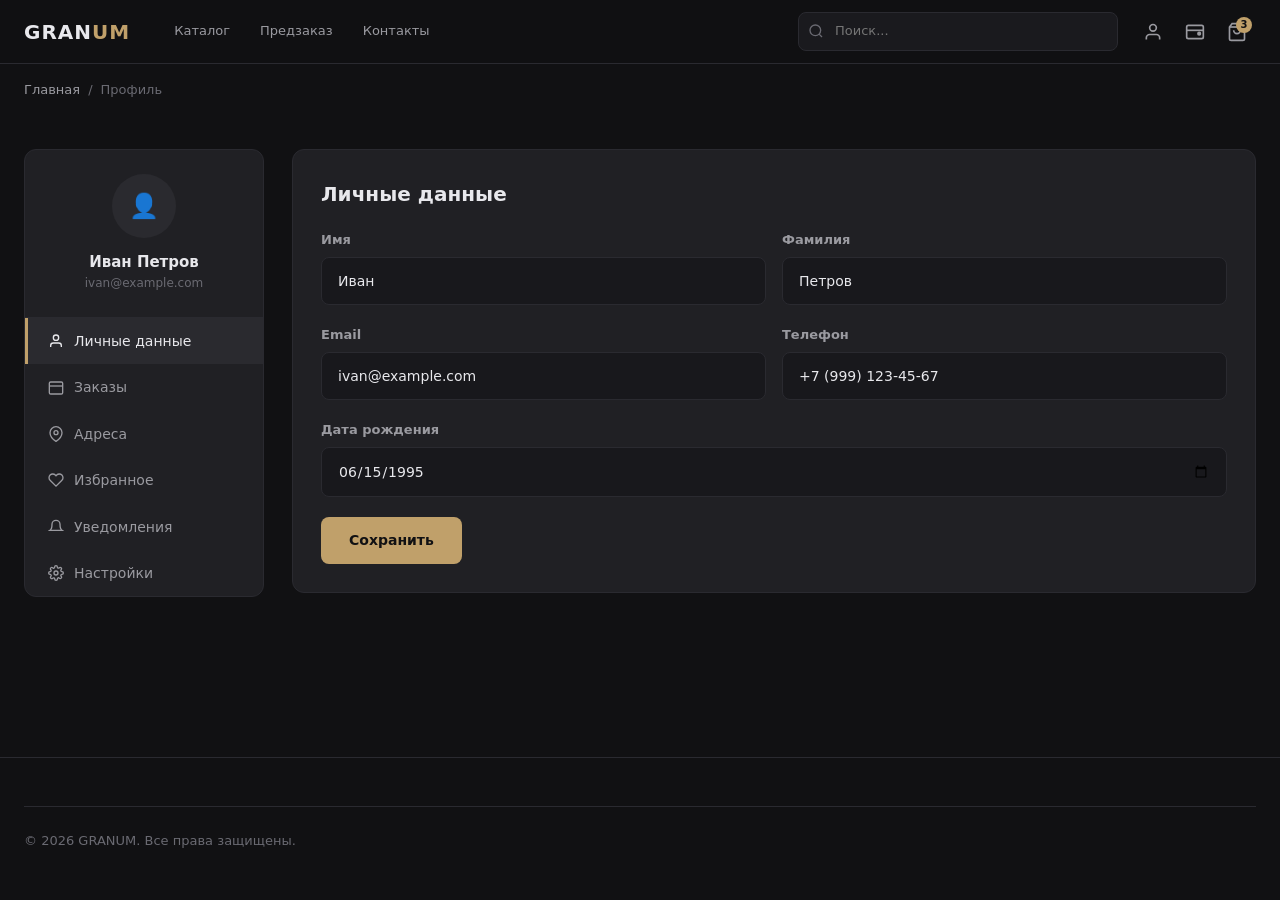
<file: clothing-store/profile.html>
<!DOCTYPE html>
<html lang="ru">

<head>
    <meta charset="UTF-8">
    <meta name="viewport" content="width=device-width, initial-scale=1.0">
    <title>Профиль — GRANUM</title>
    <link rel="stylesheet" href="assets/css/style.css">
</head>

<body>

    <header class="header">
        <div class="container">
            <a href="index.html" class="logo">GRAN<span>UM</span></a>
            <nav class="header-nav"><a href="catalog.html">Каталог</a><a href="preorder.html">Предзаказ</a><a
                    href="feedback.html">Контакты</a></nav>
            <div class="header-search"><svg width="16" height="16" viewBox="0 0 24 24" fill="none" stroke="currentColor"
                    stroke-width="2">
                    <circle cx="11" cy="11" r="8" />
                    <line x1="21" y1="21" x2="16.65" y2="16.65" />
                </svg><input type="text" placeholder="Поиск..."></div>
            <div class="header-icons">
                <a href="profile.html"><svg width="20" height="20" viewBox="0 0 24 24" fill="none" stroke="currentColor"
                        stroke-width="2">
                        <path d="M20 21v-2a4 4 0 0 0-4-4H8a4 4 0 0 0-4 4v2" />
                        <circle cx="12" cy="7" r="4" />
                    </svg></a>
                <a href="wallet.html"><svg width="20" height="20" viewBox="0 0 24 24" fill="none" stroke="currentColor"
                        stroke-width="2">
                        <rect x="2" y="4" width="20" height="16" rx="2" />
                        <path d="M2 10h20" />
                        <circle cx="17" cy="14" r="1.5" fill="currentColor" />
                    </svg></a>
                <a href="cart.html"><svg width="20" height="20" viewBox="0 0 24 24" fill="none" stroke="currentColor"
                        stroke-width="2">
                        <path d="M6 2L3 6v14a2 2 0 0 0 2 2h14a2 2 0 0 0 2-2V6l-3-4z" />
                        <line x1="3" y1="6" x2="21" y2="6" />
                        <path d="M16 10a4 4 0 0 1-8 0" />
                    </svg><span class="icon-badge">3</span></a>
            </div>
            <button class="burger" aria-label="Меню"><span></span><span></span><span></span></button>
        </div>
    </header>

    <div class="mobile-menu">
        <div class="mobile-menu-header"><span class="logo">GRAN<span>UM</span></span><button
                class="mobile-menu-close">✕</button></div>
        <nav><a href="index.html">Главная</a><a href="catalog.html">Каталог</a><a href="preorder.html">Предзаказ</a><a
                href="profile.html">Профиль</a><a href="wallet.html">Кошелёк</a><a href="cart.html">Корзина</a><a
                href="feedback.html">Обратная связь</a></nav>
    </div>

    <div class="container">
        <div class="breadcrumbs"><a href="index.html">Главная</a><span>/</span><span>Профиль</span></div>
    </div>

    <section class="section" style="padding-top:0;">
        <div class="container">
            <div class="profile-layout">
                <aside class="profile-menu">
                    <div class="profile-user">
                        <div class="profile-avatar">👤</div>
                        <h3>Иван Петров</h3>
                        <p>ivan@example.com</p>
                    </div>
                    <nav class="profile-nav">
                        <a href="#" class="active" data-section="sec-personal"><svg width="16" height="16"
                                viewBox="0 0 24 24" fill="none" stroke="currentColor" stroke-width="2">
                                <path d="M20 21v-2a4 4 0 0 0-4-4H8a4 4 0 0 0-4 4v2" />
                                <circle cx="12" cy="7" r="4" />
                            </svg> Личные данные</a>
                        <a href="#" data-section="sec-orders"><svg width="16" height="16" viewBox="0 0 24 24"
                                fill="none" stroke="currentColor" stroke-width="2">
                                <rect x="2" y="3" width="20" height="18" rx="2" />
                                <line x1="2" y1="9" x2="22" y2="9" />
                            </svg> Заказы</a>
                        <a href="#" data-section="sec-addresses"><svg width="16" height="16" viewBox="0 0 24 24"
                                fill="none" stroke="currentColor" stroke-width="2">
                                <path d="M21 10c0 7-9 13-9 13s-9-6-9-13a9 9 0 0 1 18 0z" />
                                <circle cx="12" cy="10" r="3" />
                            </svg> Адреса</a>
                        <a href="#" data-section="sec-favorites"><svg width="16" height="16" viewBox="0 0 24 24"
                                fill="none" stroke="currentColor" stroke-width="2">
                                <path
                                    d="M20.84 4.61a5.5 5.5 0 0 0-7.78 0L12 5.67l-1.06-1.06a5.5 5.5 0 0 0-7.78 7.78l1.06 1.06L12 21.23l7.78-7.78 1.06-1.06a5.5 5.5 0 0 0 0-7.78z" />
                            </svg> Избранное</a>
                        <a href="#" data-section="sec-notifications"><svg width="16" height="16" viewBox="0 0 24 24"
                                fill="none" stroke="currentColor" stroke-width="2">
                                <path d="M18 8A6 6 0 0 0 6 8c0 7-3 9-3 9h18s-3-2-3-9" />
                            </svg> Уведомления</a>
                        <a href="#" data-section="sec-settings"><svg width="16" height="16" viewBox="0 0 24 24"
                                fill="none" stroke="currentColor" stroke-width="2">
                                <circle cx="12" cy="12" r="3" />
                                <path
                                    d="M19.4 15a1.65 1.65 0 0 0 .33 1.82l.06.06a2 2 0 0 1-2.83 2.83l-.06-.06a1.65 1.65 0 0 0-1.82-.33 1.65 1.65 0 0 0-1 1.51V21a2 2 0 0 1-4 0v-.09A1.65 1.65 0 0 0 9 19.4a1.65 1.65 0 0 0-1.82.33l-.06.06a2 2 0 0 1-2.83-2.83l.06-.06A1.65 1.65 0 0 0 4.68 15a1.65 1.65 0 0 0-1.51-1H3a2 2 0 0 1 0-4h.09A1.65 1.65 0 0 0 4.6 9a1.65 1.65 0 0 0-.33-1.82l-.06-.06a2 2 0 0 1 2.83-2.83l.06.06A1.65 1.65 0 0 0 9 4.68a1.65 1.65 0 0 0 1-1.51V3a2 2 0 0 1 4 0v.09a1.65 1.65 0 0 0 1 1.51 1.65 1.65 0 0 0 1.82-.33l.06-.06a2 2 0 0 1 2.83 2.83l-.06.06A1.65 1.65 0 0 0 19.4 9a1.65 1.65 0 0 0 1.51 1H21a2 2 0 0 1 0 4h-.09a1.65 1.65 0 0 0-1.51 1z" />
                            </svg> Настройки</a>
                    </nav>
                </aside>

                <div class="profile-content">
                    <!-- Personal -->
                    <div id="sec-personal" class="profile-section">
                        <h2>Личные данные</h2>
                        <div class="form-row">
                            <div class="form-group"><label>Имя</label><input type="text" class="form-control"
                                    value="Иван"></div>
                            <div class="form-group"><label>Фамилия</label><input type="text" class="form-control"
                                    value="Петров"></div>
                        </div>
                        <div class="form-row">
                            <div class="form-group"><label>Email</label><input type="email" class="form-control"
                                    value="ivan@example.com"></div>
                            <div class="form-group"><label>Телефон</label><input type="tel" class="form-control"
                                    value="+7 (999) 123-45-67"></div>
                        </div>
                        <div class="form-group"><label>Дата рождения</label><input type="date" class="form-control"
                                value="1995-06-15"></div>
                        <button class="btn btn-primary">Сохранить</button>
                    </div>

                    <!-- Orders -->
                    <div id="sec-orders" class="profile-section" style="display:none;">
                        <h2>Мои заказы</h2>
                        <table class="orders-table">
                            <thead>
                                <tr>
                                    <th>№ заказа</th>
                                    <th>Дата</th>
                                    <th>Сумма</th>
                                    <th>Статус</th>
                                </tr>
                            </thead>
                            <tbody>
                                <tr>
                                    <td>#GR-20260301</td>
                                    <td>01.03.2026</td>
                                    <td>12 900 ₽</td>
                                    <td><span class="order-status delivered">Доставлен</span></td>
                                </tr>
                                <tr>
                                    <td>#GR-20260225</td>
                                    <td>25.02.2026</td>
                                    <td>27 800 ₽</td>
                                    <td><span class="order-status delivered">Доставлен</span></td>
                                </tr>
                                <tr>
                                    <td>#GR-20260310</td>
                                    <td>10.03.2026</td>
                                    <td>8 900 ₽</td>
                                    <td><span class="order-status processing">В обработке</span></td>
                                </tr>
                                <tr>
                                    <td>#GR-20260312</td>
                                    <td>12.03.2026</td>
                                    <td>16 500 ₽</td>
                                    <td><span class="order-status processing">Предзаказ</span></td>
                                </tr>
                                <tr>
                                    <td>#GR-20260115</td>
                                    <td>15.01.2026</td>
                                    <td>3 990 ₽</td>
                                    <td><span class="order-status cancelled">Отменён</span></td>
                                </tr>
                            </tbody>
                        </table>
                    </div>

                    <!-- Addresses -->
                    <div id="sec-addresses" class="profile-section" style="display:none;">
                        <h2>Адреса доставки</h2>
                        <div
                            style="padding:16px;border:1px solid var(--border);border-radius:var(--radius);margin-bottom:12px;">
                            <div
                                style="display:flex;justify-content:space-between;align-items:center;margin-bottom:8px;">
                                <strong>Основной адрес</strong>
                                <span style="font-size:12px;color:var(--accent);">По умолчанию</span>
                            </div>
                            <p style="font-size:14px;color:var(--text-secondary);">г. Москва, ул. Тверская, д. 12, кв.
                                45</p>
                        </div>
                        <div
                            style="padding:16px;border:1px solid var(--border);border-radius:var(--radius);margin-bottom:12px;">
                            <strong>Рабочий адрес</strong>
                            <p style="font-size:14px;color:var(--text-secondary);margin-top:8px;">г. Москва, Пресненская
                                наб., д. 8, офис 310</p>
                        </div>
                        <button class="btn btn-secondary btn-sm" style="margin-top:8px;">+ Добавить адрес</button>
                    </div>

                    <!-- Favorites -->
                    <div id="sec-favorites" class="profile-section" style="display:none;">
                        <h2>Избранное</h2>
                        <div class="products-grid" style="grid-template-columns:repeat(auto-fill,minmax(200px,1fr));">
                            <div class="product-card">
                                <div class="product-thumb">
                                    <div class="placeholder-img">👟</div>
                                </div>
                                <div class="product-info">
                                    <div class="product-brand">North Line</div>
                                    <div class="product-name"><a href="product.html">Urban Runner X1</a></div>
                                    <div class="product-price"><span class="price-current">12 900 ₽</span></div>
                                </div>
                            </div>
                            <div class="product-card">
                                <div class="product-thumb">
                                    <div class="placeholder-img">🧥</div>
                                </div>
                                <div class="product-info">
                                    <div class="product-brand">Urban Form</div>
                                    <div class="product-name"><a href="product.html">Tech Shell Jacket</a></div>
                                    <div class="product-price"><span class="price-current">18 500 ₽</span></div>
                                </div>
                            </div>
                            <div class="product-card">
                                <div class="product-thumb">
                                    <div class="placeholder-img">👕</div>
                                </div>
                                <div class="product-info">
                                    <div class="product-brand">Mono Studio</div>
                                    <div class="product-name"><a href="product.html">Heavyweight Hoodie</a></div>
                                    <div class="product-price"><span class="price-current">8 900 ₽</span></div>
                                </div>
                            </div>
                        </div>
                    </div>

                    <!-- Notifications -->
                    <div id="sec-notifications" class="profile-section" style="display:none;">
                        <h2>Уведомления</h2>
                        <div style="padding:14px 0;border-bottom:1px solid var(--border);">
                            <div style="display:flex;justify-content:space-between"><strong
                                    style="font-size:14px;">Заказ #GR-20260310 собран</strong><span
                                    style="font-size:12px;color:var(--text-muted);">11.03.2026</span></div>
                            <p style="font-size:13px;color:var(--text-secondary);margin-top:4px;">Ваш заказ передан
                                курьерской службе. Ожидайте доставку 12–13 марта.</p>
                        </div>
                        <div style="padding:14px 0;border-bottom:1px solid var(--border);">
                            <div style="display:flex;justify-content:space-between"><strong
                                    style="font-size:14px;">Скидка 10% на первый заказ</strong><span
                                    style="font-size:12px;color:var(--text-muted);">10.03.2026</span></div>
                            <p style="font-size:13px;color:var(--text-secondary);margin-top:4px;">Используйте промокод
                                WELCOME10 при оформлении.</p>
                        </div>
                        <div style="padding:14px 0;">
                            <div style="display:flex;justify-content:space-between"><strong
                                    style="font-size:14px;">Предзаказ: Aero Boost V2</strong><span
                                    style="font-size:12px;color:var(--text-muted);">08.03.2026</span></div>
                            <p style="font-size:13px;color:var(--text-secondary);margin-top:4px;">Товар ожидается на
                                складе в конце марта 2026.</p>
                        </div>
                    </div>

                    <!-- Settings -->
                    <div id="sec-settings" class="profile-section" style="display:none;">
                        <h2>Настройки</h2>
                        <div class="form-group">
                            <label>Город по умолчанию</label>
                            <select class="form-control">
                                <option>Москва</option>
                                <option>Санкт-Петербург</option>
                                <option>Казань</option>
                                <option>Екатеринбург</option>
                                <option>Новосибирск</option>
                                <option>Краснодар</option>
                            </select>
                        </div>
                        <div class="form-group">
                            <label>Email-уведомления</label>
                            <div style="display:flex;gap:16px;margin-top:4px;">
                                <label
                                    style="display:flex;align-items:center;gap:6px;font-size:14px;color:var(--text-secondary);cursor:pointer;"><input
                                        type="checkbox" checked style="accent-color:var(--accent);"> Акции</label>
                                <label
                                    style="display:flex;align-items:center;gap:6px;font-size:14px;color:var(--text-secondary);cursor:pointer;"><input
                                        type="checkbox" checked style="accent-color:var(--accent);"> Статусы
                                    заказов</label>
                                <label
                                    style="display:flex;align-items:center;gap:6px;font-size:14px;color:var(--text-secondary);cursor:pointer;"><input
                                        type="checkbox" style="accent-color:var(--accent);"> Новинки</label>
                            </div>
                        </div>
                        <button class="btn btn-primary" style="margin-top:8px;">Сохранить настройки</button>
                    </div>
                </div>
            </div>
        </div>
    </section>

    <footer class="footer">
        <div class="container">
            <div class="footer-bottom"><span>© 2026 GRANUM. Все права защищены.</span></div>
        </div>
    </footer>

    <script src="assets/js/app.js"></script>
</body>

</html>
</file>
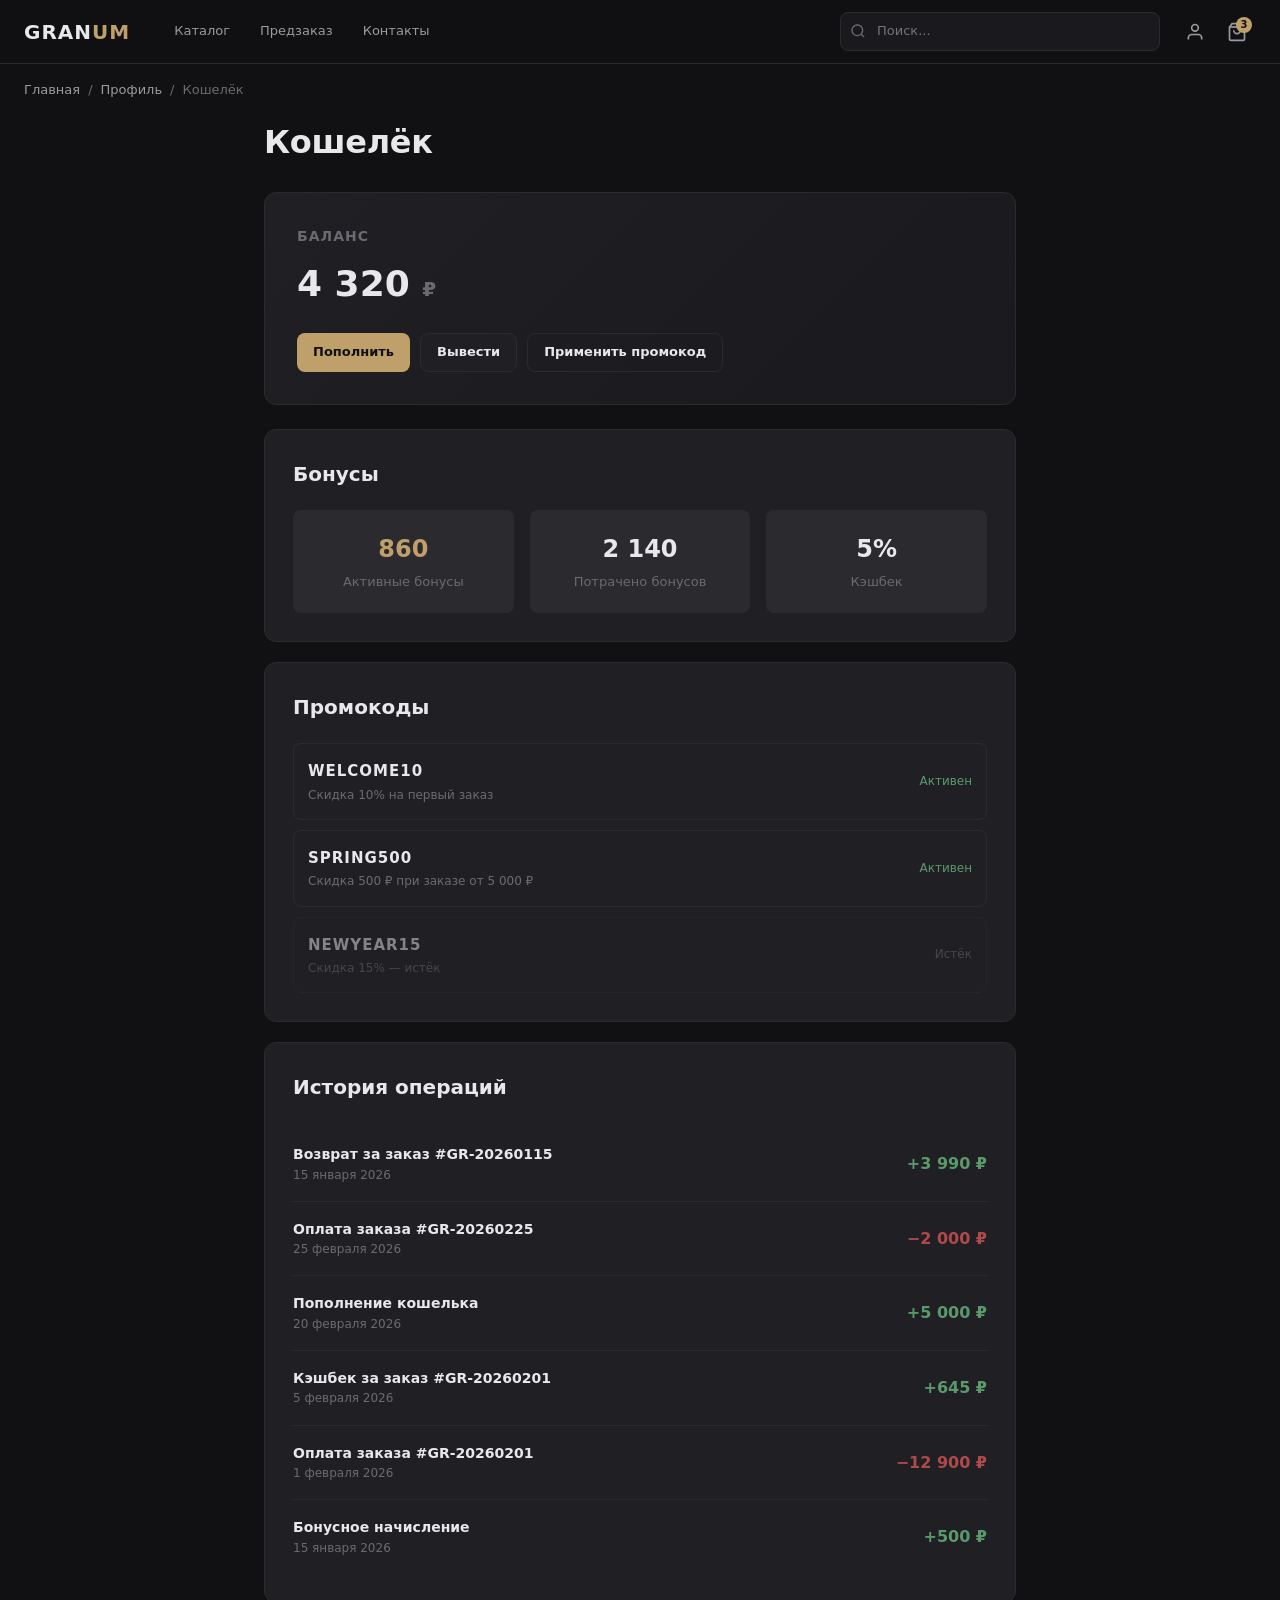
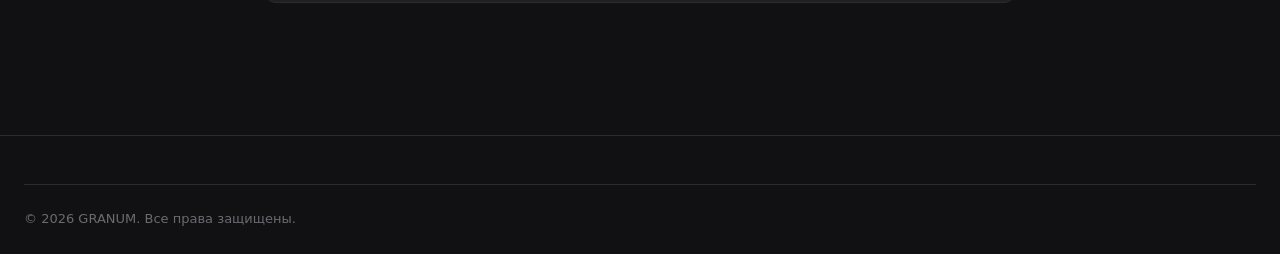
<file: clothing-store/wallet.html>
<!DOCTYPE html>
<html lang="ru">

<head>
    <meta charset="UTF-8">
    <meta name="viewport" content="width=device-width, initial-scale=1.0">
    <title>Кошелёк — GRANUM</title>
    <link rel="stylesheet" href="assets/css/style.css">
</head>

<body>

    <header class="header">
        <div class="container">
            <a href="index.html" class="logo">GRAN<span>UM</span></a>
            <nav class="header-nav"><a href="catalog.html">Каталог</a><a href="preorder.html">Предзаказ</a><a
                    href="feedback.html">Контакты</a></nav>
            <div class="header-search"><svg width="16" height="16" viewBox="0 0 24 24" fill="none" stroke="currentColor"
                    stroke-width="2">
                    <circle cx="11" cy="11" r="8" />
                    <line x1="21" y1="21" x2="16.65" y2="16.65" />
                </svg><input type="text" placeholder="Поиск..."></div>
            <div class="header-icons">
                <a href="profile.html"><svg width="20" height="20" viewBox="0 0 24 24" fill="none" stroke="currentColor"
                        stroke-width="2">
                        <path d="M20 21v-2a4 4 0 0 0-4-4H8a4 4 0 0 0-4 4v2" />
                        <circle cx="12" cy="7" r="4" />
                    </svg></a>
                <a href="cart.html"><svg width="20" height="20" viewBox="0 0 24 24" fill="none" stroke="currentColor"
                        stroke-width="2">
                        <path d="M6 2L3 6v14a2 2 0 0 0 2 2h14a2 2 0 0 0 2-2V6l-3-4z" />
                        <line x1="3" y1="6" x2="21" y2="6" />
                        <path d="M16 10a4 4 0 0 1-8 0" />
                    </svg><span class="icon-badge">3</span></a>
            </div>
            <button class="burger" aria-label="Меню"><span></span><span></span><span></span></button>
        </div>
    </header>
    <div class="mobile-menu">
        <div class="mobile-menu-header"><span class="logo">GRAN<span>UM</span></span><button
                class="mobile-menu-close">✕</button></div>
        <nav><a href="index.html">Главная</a><a href="catalog.html">Каталог</a><a href="preorder.html">Предзаказ</a><a
                href="profile.html">Профиль</a><a href="wallet.html">Кошелёк</a><a href="cart.html">Корзина</a><a
                href="feedback.html">Обратная связь</a></nav>
    </div>

    <div class="container">
        <div class="breadcrumbs"><a href="index.html">Главная</a><span>/</span><a
                href="profile.html">Профиль</a><span>/</span><span>Кошелёк</span></div>
    </div>

    <section class="section" style="padding-top:0;">
        <div class="container" style="max-width:800px;">
            <h1 class="section-title" style="margin-bottom:24px;">Кошелёк</h1>

            <div class="wallet-balance fade-in">
                <h2>Баланс</h2>
                <div class="amount">4 320 <span>₽</span></div>
                <div class="wallet-actions">
                    <button class="btn btn-primary btn-sm">Пополнить</button>
                    <button class="btn btn-secondary btn-sm">Вывести</button>
                    <button class="btn btn-outline btn-sm">Применить промокод</button>
                </div>
            </div>

            <!-- Bonuses -->
            <div class="profile-section fade-in">
                <h2>Бонусы</h2>
                <div style="display:grid;grid-template-columns:repeat(auto-fit,minmax(150px,1fr));gap:16px;">
                    <div style="text-align:center;padding:20px;background:var(--bg-hover);border-radius:var(--radius);">
                        <div style="font-size:24px;font-weight:700;color:var(--accent);">860</div>
                        <div style="font-size:13px;color:var(--text-muted);margin-top:4px;">Активные бонусы</div>
                    </div>
                    <div style="text-align:center;padding:20px;background:var(--bg-hover);border-radius:var(--radius);">
                        <div style="font-size:24px;font-weight:700;">2 140</div>
                        <div style="font-size:13px;color:var(--text-muted);margin-top:4px;">Потрачено бонусов</div>
                    </div>
                    <div style="text-align:center;padding:20px;background:var(--bg-hover);border-radius:var(--radius);">
                        <div style="font-size:24px;font-weight:700;">5%</div>
                        <div style="font-size:13px;color:var(--text-muted);margin-top:4px;">Кэшбек</div>
                    </div>
                </div>
            </div>

            <!-- Promo Codes -->
            <div class="profile-section fade-in">
                <h2>Промокоды</h2>
                <div
                    style="padding:14px;border:1px solid var(--border);border-radius:var(--radius);margin-bottom:10px;display:flex;justify-content:space-between;align-items:center;">
                    <div><strong style="font-size:15px;letter-spacing:1px;">WELCOME10</strong>
                        <p style="font-size:12px;color:var(--text-muted);margin-top:2px;">Скидка 10% на первый заказ</p>
                    </div>
                    <span style="font-size:12px;color:var(--success);">Активен</span>
                </div>
                <div
                    style="padding:14px;border:1px solid var(--border);border-radius:var(--radius);margin-bottom:10px;display:flex;justify-content:space-between;align-items:center;">
                    <div><strong style="font-size:15px;letter-spacing:1px;">SPRING500</strong>
                        <p style="font-size:12px;color:var(--text-muted);margin-top:2px;">Скидка 500 ₽ при заказе от 5
                            000 ₽</p>
                    </div>
                    <span style="font-size:12px;color:var(--success);">Активен</span>
                </div>
                <div
                    style="padding:14px;border:1px solid var(--border);border-radius:var(--radius);display:flex;justify-content:space-between;align-items:center;opacity:0.5;">
                    <div><strong style="font-size:15px;letter-spacing:1px;">NEWYEAR15</strong>
                        <p style="font-size:12px;color:var(--text-muted);margin-top:2px;">Скидка 15% — истёк</p>
                    </div>
                    <span style="font-size:12px;color:var(--text-muted);">Истёк</span>
                </div>
            </div>

            <!-- Transaction History -->
            <div class="profile-section fade-in">
                <h2>История операций</h2>
                <div class="wallet-history">
                    <div class="wallet-item">
                        <div class="wallet-item-info">
                            <h4>Возврат за заказ #GR-20260115</h4>
                            <p>15 января 2026</p>
                        </div>
                        <div class="wallet-item-amount positive">+3 990 ₽</div>
                    </div>
                    <div class="wallet-item">
                        <div class="wallet-item-info">
                            <h4>Оплата заказа #GR-20260225</h4>
                            <p>25 февраля 2026</p>
                        </div>
                        <div class="wallet-item-amount negative">−2 000 ₽</div>
                    </div>
                    <div class="wallet-item">
                        <div class="wallet-item-info">
                            <h4>Пополнение кошелька</h4>
                            <p>20 февраля 2026</p>
                        </div>
                        <div class="wallet-item-amount positive">+5 000 ₽</div>
                    </div>
                    <div class="wallet-item">
                        <div class="wallet-item-info">
                            <h4>Кэшбек за заказ #GR-20260201</h4>
                            <p>5 февраля 2026</p>
                        </div>
                        <div class="wallet-item-amount positive">+645 ₽</div>
                    </div>
                    <div class="wallet-item">
                        <div class="wallet-item-info">
                            <h4>Оплата заказа #GR-20260201</h4>
                            <p>1 февраля 2026</p>
                        </div>
                        <div class="wallet-item-amount negative">−12 900 ₽</div>
                    </div>
                    <div class="wallet-item">
                        <div class="wallet-item-info">
                            <h4>Бонусное начисление</h4>
                            <p>15 января 2026</p>
                        </div>
                        <div class="wallet-item-amount positive">+500 ₽</div>
                    </div>
                </div>
            </div>
        </div>
    </section>

    <footer class="footer">
        <div class="container">
            <div class="footer-bottom"><span>© 2026 GRANUM. Все права защищены.</span></div>
        </div>
    </footer>
    <script src="assets/js/app.js"></script>
</body>

</html>
</file>
<file: clothing-store/assets/css/style.css>
/* ===== CSS Variables ===== */
:root {
  --bg-primary: #111113;
  --bg-secondary: #1a1a1e;
  --bg-card: #202024;
  --bg-hover: #2a2a2f;
  --bg-input: #18181c;
  --text-primary: #e8e8ec;
  --text-secondary: #9a9aa0;
  --text-muted: #6a6a72;
  --accent: #c0a06a;
  --accent-hover: #d4b57e;
  --border: #2a2a30;
  --border-light: #333338;
  --success: #5a9a6a;
  --warning: #c4a03a;
  --danger: #b04a4a;
  --radius: 8px;
  --radius-lg: 12px;
  --shadow: 0 2px 12px rgba(0,0,0,0.3);
  --transition: 0.25s ease;
  --max-width: 1320px;
  --header-h: 64px;
}

/* ===== Reset ===== */
*, *::before, *::after { box-sizing: border-box; margin: 0; padding: 0; }
html { scroll-behavior: smooth; }
body {
  font-family: -apple-system, BlinkMacSystemFont, 'Segoe UI', system-ui, sans-serif;
  background: var(--bg-primary);
  color: var(--text-primary);
  line-height: 1.6;
  -webkit-font-smoothing: antialiased;
}
a { color: inherit; text-decoration: none; }
ul, ol { list-style: none; }
img { max-width: 100%; display: block; }
button, input, select, textarea {
  font: inherit; color: inherit; border: none; outline: none; background: none;
}
button { cursor: pointer; }

/* ===== Utility ===== */
.container { max-width: var(--max-width); margin: 0 auto; padding: 0 24px; }
.sr-only { position: absolute; width: 1px; height: 1px; overflow: hidden; clip: rect(0,0,0,0); }
.fade-in { opacity: 0; transform: translateY(16px); transition: opacity 0.5s ease, transform 0.5s ease; }
.fade-in.visible { opacity: 1; transform: translateY(0); }

/* ===== Header ===== */
.header {
  position: sticky; top: 0; z-index: 100;
  background: rgba(17,17,19,0.92); backdrop-filter: blur(12px);
  border-bottom: 1px solid var(--border);
  height: var(--header-h);
}
.header .container { display: flex; align-items: center; height: 100%; gap: 16px; }
.logo { font-size: 20px; font-weight: 700; letter-spacing: 1px; white-space: nowrap; }
.logo span { color: var(--accent); }
.header-nav { display: flex; gap: 6px; margin-left: 16px; }
.header-nav a {
  padding: 6px 12px; border-radius: var(--radius); font-size: 13px;
  color: var(--text-secondary); transition: all var(--transition); white-space: nowrap;
}
.header-nav a:hover, .header-nav a.active { color: var(--text-primary); background: var(--bg-hover); }
.header-search {
  flex: 1; max-width: 320px; position: relative; margin-left: auto;
}
.header-search input {
  width: 100%; padding: 8px 12px 8px 36px; background: var(--bg-secondary);
  border: 1px solid var(--border); border-radius: var(--radius);
  font-size: 13px; color: var(--text-primary); transition: border var(--transition);
}
.header-search input:focus { border-color: var(--accent); }
.header-search svg { position: absolute; left: 10px; top: 50%; transform: translateY(-50%); color: var(--text-muted); }
.header-icons { display: flex; gap: 4px; }
.header-icons a, .header-icons button {
  width: 38px; height: 38px; display: flex; align-items: center; justify-content: center;
  border-radius: var(--radius); color: var(--text-secondary); transition: all var(--transition); position: relative;
}
.header-icons a:hover, .header-icons button:hover { background: var(--bg-hover); color: var(--text-primary); }
.icon-badge {
  position: absolute; top: 4px; right: 4px; width: 16px; height: 16px;
  background: var(--accent); color: var(--bg-primary); font-size: 10px; font-weight: 700;
  border-radius: 50%; display: flex; align-items: center; justify-content: center;
}
.burger { display: none; flex-direction: column; gap: 5px; width: 38px; height: 38px;
  align-items: center; justify-content: center; border-radius: var(--radius); }
.burger span { width: 18px; height: 2px; background: var(--text-primary); transition: var(--transition); border-radius: 2px; }

/* ===== Hero ===== */
.hero {
  padding: 80px 0; text-align: center;
  background: linear-gradient(180deg, var(--bg-secondary) 0%, var(--bg-primary) 100%);
}
.hero h1 { font-size: clamp(28px, 4vw, 52px); font-weight: 700; line-height: 1.15; margin-bottom: 16px; letter-spacing: -0.5px; }
.hero p { font-size: 17px; color: var(--text-secondary); max-width: 540px; margin: 0 auto 32px; }

/* ===== Buttons ===== */
.btn {
  display: inline-flex; align-items: center; justify-content: center; gap: 8px;
  padding: 12px 28px; border-radius: var(--radius); font-size: 14px; font-weight: 600;
  transition: all var(--transition); white-space: nowrap;
}
.btn-primary { background: var(--accent); color: var(--bg-primary); }
.btn-primary:hover { background: var(--accent-hover); transform: translateY(-1px); }
.btn-secondary { background: var(--bg-card); color: var(--text-primary); border: 1px solid var(--border); }
.btn-secondary:hover { background: var(--bg-hover); border-color: var(--border-light); }
.btn-outline { border: 1px solid var(--border); color: var(--text-primary); }
.btn-outline:hover { border-color: var(--accent); color: var(--accent); }
.btn-sm { padding: 8px 16px; font-size: 13px; }
.btn-lg { padding: 14px 36px; font-size: 15px; }
.btn-icon { width: 40px; height: 40px; padding: 0; border-radius: var(--radius); }

/* ===== Section ===== */
.section { padding: 64px 0; }
.section-title { font-size: clamp(22px, 3vw, 32px); font-weight: 700; margin-bottom: 8px; letter-spacing: -0.3px; }
.section-subtitle { color: var(--text-secondary); font-size: 15px; margin-bottom: 32px; }
.section-header { display: flex; align-items: center; justify-content: space-between; margin-bottom: 32px; flex-wrap: wrap; gap: 12px; }
.section-header .section-title { margin-bottom: 0; }

/* ===== Categories Grid ===== */
.categories-grid { display: grid; grid-template-columns: repeat(auto-fill, minmax(180px, 1fr)); gap: 16px; }
.category-card {
  background: var(--bg-card); border-radius: var(--radius-lg); padding: 28px 20px;
  text-align: center; border: 1px solid var(--border); transition: all var(--transition); cursor: pointer;
}
.category-card:hover { border-color: var(--accent); transform: translateY(-4px); box-shadow: var(--shadow); }
.category-card .cat-icon {
  width: 56px; height: 56px; margin: 0 auto 14px; border-radius: var(--radius);
  background: var(--bg-hover); display: flex; align-items: center; justify-content: center;
}
.category-card h3 { font-size: 15px; font-weight: 600; }
.category-card p { font-size: 13px; color: var(--text-muted); margin-top: 4px; }

/* ===== Product Card ===== */
.products-grid { display: grid; grid-template-columns: repeat(auto-fill, minmax(260px, 1fr)); gap: 20px; }
.products-grid.list-view { grid-template-columns: 1fr; }
.products-grid.list-view .product-card { display: grid; grid-template-columns: 220px 1fr; }
.product-card {
  background: var(--bg-card); border-radius: var(--radius-lg); overflow: hidden;
  border: 1px solid var(--border); transition: all var(--transition);
}
.product-card:hover { border-color: var(--border-light); transform: translateY(-4px); box-shadow: var(--shadow); }
.product-thumb {
  aspect-ratio: 3/4; background: var(--bg-hover); position: relative; overflow: hidden;
  display: flex; align-items: center; justify-content: center;
}
.product-thumb .placeholder-img {
  width: 100%; height: 100%;
  background: linear-gradient(135deg, var(--bg-secondary) 0%, var(--bg-hover) 50%, var(--bg-card) 100%);
  display: flex; align-items: center; justify-content: center;
  font-size: 40px; color: var(--text-muted); opacity: 0.4;
}
.product-badges { position: absolute; top: 12px; left: 12px; display: flex; flex-direction: column; gap: 6px; }
.badge {
  padding: 4px 10px; border-radius: 4px; font-size: 11px; font-weight: 700; text-transform: uppercase; letter-spacing: 0.5px;
}
.badge-new { background: var(--accent); color: var(--bg-primary); }
.badge-hit { background: var(--text-primary); color: var(--bg-primary); }
.badge-sale { background: var(--danger); color: #fff; }
.badge-preorder { background: var(--warning); color: var(--bg-primary); }
.product-actions-overlay {
  position: absolute; bottom: 0; left: 0; right: 0; padding: 12px;
  display: flex; gap: 8px; transform: translateY(100%); transition: transform var(--transition);
  background: linear-gradient(transparent, rgba(0,0,0,0.6));
}
.product-card:hover .product-actions-overlay { transform: translateY(0); }
.product-info { padding: 16px; }
.product-brand { font-size: 11px; color: var(--text-muted); text-transform: uppercase; letter-spacing: 1px; margin-bottom: 4px; }
.product-name { font-size: 15px; font-weight: 600; margin-bottom: 6px; line-height: 1.3;
  overflow: hidden; text-overflow: ellipsis; white-space: nowrap; }
.product-name a { transition: color var(--transition); }
.product-name a:hover { color: var(--accent); }
.product-price { display: flex; align-items: center; gap: 8px; margin-bottom: 8px; }
.price-current { font-size: 17px; font-weight: 700; }
.price-old { font-size: 14px; color: var(--text-muted); text-decoration: line-through; }
.product-status { font-size: 12px; font-weight: 600; }
.status-instock { color: var(--success); }
.status-low { color: var(--warning); }
.status-preorder { color: var(--text-muted); }
.product-sizes { display: flex; gap: 4px; margin-top: 8px; flex-wrap: wrap; }
.product-sizes span {
  width: 30px; height: 26px; display: flex; align-items: center; justify-content: center;
  font-size: 11px; border: 1px solid var(--border); border-radius: 4px; color: var(--text-secondary);
}

/* ===== Info Blocks ===== */
.info-blocks { display: grid; grid-template-columns: repeat(auto-fit, minmax(240px, 1fr)); gap: 16px; }
.info-block {
  background: var(--bg-card); border: 1px solid var(--border); border-radius: var(--radius-lg);
  padding: 24px; transition: all var(--transition);
}
.info-block:hover { border-color: var(--border-light); }
.info-block h3 { font-size: 16px; font-weight: 600; margin-bottom: 8px; display: flex; align-items: center; gap: 10px; }
.info-block p { font-size: 14px; color: var(--text-secondary); line-height: 1.5; }

/* ===== Advantages ===== */
.advantages { display: grid; grid-template-columns: repeat(auto-fit, minmax(200px, 1fr)); gap: 20px; }
.advantage-item { text-align: center; padding: 24px 16px; }
.advantage-item .adv-icon {
  width: 48px; height: 48px; margin: 0 auto 14px; border-radius: 50%;
  background: var(--bg-card); border: 1px solid var(--border);
  display: flex; align-items: center; justify-content: center; color: var(--accent);
}
.advantage-item h4 { font-size: 15px; font-weight: 600; margin-bottom: 6px; }
.advantage-item p { font-size: 13px; color: var(--text-secondary); }

/* ===== Subscribe ===== */
.subscribe-block {
  background: var(--bg-secondary); border: 1px solid var(--border); border-radius: var(--radius-lg);
  padding: 48px; text-align: center;
}
.subscribe-block h2 { font-size: 24px; font-weight: 700; margin-bottom: 10px; }
.subscribe-block p { color: var(--text-secondary); margin-bottom: 24px; }
.subscribe-form { display: flex; gap: 10px; max-width: 440px; margin: 0 auto; }
.subscribe-form input {
  flex: 1; padding: 12px 16px; background: var(--bg-input);
  border: 1px solid var(--border); border-radius: var(--radius); color: var(--text-primary);
}
.subscribe-form input:focus { border-color: var(--accent); }

/* ===== Footer ===== */
.footer { border-top: 1px solid var(--border); padding: 48px 0 24px; margin-top: 48px; }
.footer-grid { display: grid; grid-template-columns: repeat(auto-fit, minmax(180px, 1fr)); gap: 32px; margin-bottom: 32px; }
.footer-col h4 { font-size: 14px; font-weight: 700; text-transform: uppercase; letter-spacing: 1px; margin-bottom: 16px; color: var(--text-secondary); }
.footer-col a { display: block; font-size: 14px; color: var(--text-muted); padding: 4px 0; transition: color var(--transition); }
.footer-col a:hover { color: var(--text-primary); }
.footer-bottom { border-top: 1px solid var(--border); padding-top: 24px; display: flex;
  justify-content: space-between; align-items: center; font-size: 13px; color: var(--text-muted); flex-wrap: wrap; gap: 12px; }

/* ===== Sidebar Filters ===== */
.catalog-layout { display: grid; grid-template-columns: 260px 1fr; gap: 28px; }
.sidebar { position: sticky; top: calc(var(--header-h) + 20px); align-self: start; }
.filter-group { margin-bottom: 24px; }
.filter-group h4 {
  font-size: 13px; font-weight: 700; text-transform: uppercase; letter-spacing: 0.5px;
  margin-bottom: 12px; color: var(--text-secondary); display: flex; align-items: center;
  justify-content: space-between; cursor: pointer; padding: 8px 0;
}
.filter-group h4 svg { transition: transform var(--transition); }
.filter-group.collapsed h4 svg { transform: rotate(-90deg); }
.filter-group.collapsed .filter-options { display: none; }
.filter-options { display: flex; flex-direction: column; gap: 6px; }
.filter-options label {
  display: flex; align-items: center; gap: 8px; font-size: 14px;
  color: var(--text-secondary); cursor: pointer; padding: 4px 0; transition: color var(--transition);
}
.filter-options label:hover { color: var(--text-primary); }
.filter-options input[type="checkbox"] {
  appearance: none; width: 16px; height: 16px; border: 1px solid var(--border);
  border-radius: 3px; background: var(--bg-input); cursor: pointer; position: relative; flex-shrink: 0;
}
.filter-options input[type="checkbox"]:checked { background: var(--accent); border-color: var(--accent); }
.filter-options input[type="checkbox"]:checked::after {
  content: '✓'; position: absolute; top: -1px; left: 2px;
  font-size: 12px; color: var(--bg-primary); font-weight: 700;
}
.price-range { display: flex; gap: 8px; align-items: center; }
.price-range input {
  width: 100%; padding: 8px 10px; background: var(--bg-input);
  border: 1px solid var(--border); border-radius: var(--radius); font-size: 13px;
}
.price-range input:focus { border-color: var(--accent); }
.price-range span { color: var(--text-muted); font-size: 13px; }
.color-options { display: flex; gap: 8px; flex-wrap: wrap; }
.color-swatch {
  width: 28px; height: 28px; border-radius: 50%; cursor: pointer;
  border: 2px solid transparent; transition: border var(--transition);
}
.color-swatch:hover, .color-swatch.active { border-color: var(--text-primary); }

/* ===== Toolbar ===== */
.catalog-toolbar {
  display: flex; align-items: center; justify-content: space-between;
  padding: 12px 0; margin-bottom: 20px; border-bottom: 1px solid var(--border); flex-wrap: wrap; gap: 12px;
}
.catalog-toolbar .results-count { font-size: 14px; color: var(--text-secondary); }
.toolbar-actions { display: flex; align-items: center; gap: 12px; }
.sort-select {
  padding: 8px 12px; background: var(--bg-card); border: 1px solid var(--border);
  border-radius: var(--radius); font-size: 13px; color: var(--text-primary); cursor: pointer;
}
.view-toggle { display: flex; gap: 4px; }
.view-toggle button {
  width: 34px; height: 34px; display: flex; align-items: center; justify-content: center;
  border-radius: var(--radius); border: 1px solid var(--border); color: var(--text-muted);
  transition: all var(--transition);
}
.view-toggle button.active, .view-toggle button:hover { color: var(--text-primary); border-color: var(--accent); }

/* ===== Pagination ===== */
.pagination { display: flex; justify-content: center; gap: 6px; margin-top: 40px; }
.pagination a, .pagination span {
  width: 38px; height: 38px; display: flex; align-items: center; justify-content: center;
  border-radius: var(--radius); font-size: 14px; border: 1px solid var(--border);
  color: var(--text-secondary); transition: all var(--transition);
}
.pagination a:hover { border-color: var(--accent); color: var(--text-primary); }
.pagination .active { background: var(--accent); color: var(--bg-primary); border-color: var(--accent); }

/* ===== Breadcrumbs ===== */
.breadcrumbs { padding: 16px 0; font-size: 13px; color: var(--text-muted); display: flex; gap: 8px; flex-wrap: wrap; }
.breadcrumbs a { color: var(--text-secondary); transition: color var(--transition); }
.breadcrumbs a:hover { color: var(--text-primary); }
.breadcrumbs span { color: var(--text-muted); }

/* ===== Product Detail ===== */
.product-detail { display: grid; grid-template-columns: 1fr 1fr; gap: 40px; padding: 32px 0; }
.product-gallery .main-image {
  aspect-ratio: 3/4; background: var(--bg-card); border-radius: var(--radius-lg);
  border: 1px solid var(--border); display: flex; align-items: center; justify-content: center;
  font-size: 64px; color: var(--text-muted); opacity: 0.3; margin-bottom: 12px; overflow: hidden;
}
.product-gallery .main-image .placeholder-img { width: 100%; height: 100%;
  background: linear-gradient(135deg, #1e1e22, #2a2a30, #222226); display: flex;
  align-items: center; justify-content: center; font-size: 64px; color: var(--text-muted); opacity: 0.4; }
.gallery-thumbs { display: flex; gap: 8px; }
.gallery-thumbs .thumb {
  width: 72px; height: 90px; background: var(--bg-card); border-radius: var(--radius);
  border: 1px solid var(--border); cursor: pointer; transition: border var(--transition);
  display: flex; align-items: center; justify-content: center; font-size: 20px; color: var(--text-muted); opacity: 0.3;
}
.gallery-thumbs .thumb.active, .gallery-thumbs .thumb:hover { border-color: var(--accent); }
.product-detail-info h1 { font-size: 28px; font-weight: 700; margin-bottom: 8px; line-height: 1.2; }
.detail-brand { font-size: 13px; color: var(--text-muted); text-transform: uppercase; letter-spacing: 1px; margin-bottom: 12px; }
.detail-sku { font-size: 12px; color: var(--text-muted); margin-bottom: 16px; }
.detail-rating { display: flex; align-items: center; gap: 8px; margin-bottom: 16px; }
.stars { color: var(--accent); font-size: 14px; letter-spacing: 2px; }
.rating-count { font-size: 13px; color: var(--text-muted); }
.detail-price { margin-bottom: 20px; }
.detail-price .price-current { font-size: 28px; }
.detail-price .price-old { font-size: 18px; }
.detail-status { margin-bottom: 20px; display: flex; align-items: center; gap: 8px; }
.status-dot { width: 8px; height: 8px; border-radius: 50%; }
.status-dot.green { background: var(--success); }
.status-dot.yellow { background: var(--warning); }
.status-dot.gray { background: var(--text-muted); }
.detail-options { margin-bottom: 24px; }
.option-label { font-size: 13px; font-weight: 600; margin-bottom: 8px; color: var(--text-secondary); }
.size-options { display: flex; gap: 8px; flex-wrap: wrap; margin-bottom: 16px; }
.size-btn {
  min-width: 44px; height: 40px; display: flex; align-items: center; justify-content: center;
  border: 1px solid var(--border); border-radius: var(--radius); font-size: 14px;
  color: var(--text-secondary); transition: all var(--transition); padding: 0 12px;
}
.size-btn:hover { border-color: var(--text-primary); color: var(--text-primary); }
.size-btn.active { border-color: var(--accent); color: var(--accent); background: rgba(192,160,106,0.08); }
.detail-actions { display: flex; gap: 10px; margin-bottom: 24px; }
.detail-actions .btn { flex: 1; }

/* ===== Tabs ===== */
.tabs-nav { display: flex; gap: 0; border-bottom: 1px solid var(--border); margin-bottom: 24px; }
.tabs-nav button {
  padding: 12px 20px; font-size: 14px; font-weight: 600; color: var(--text-muted);
  border-bottom: 2px solid transparent; transition: all var(--transition); margin-bottom: -1px;
}
.tabs-nav button:hover { color: var(--text-secondary); }
.tabs-nav button.active { color: var(--text-primary); border-bottom-color: var(--accent); }
.tab-pane { display: none; }
.tab-pane.active { display: block; }
.tab-pane p { font-size: 14px; color: var(--text-secondary); line-height: 1.7; margin-bottom: 12px; }

/* ===== Profile ===== */
.profile-layout { display: grid; grid-template-columns: 240px 1fr; gap: 28px; padding: 32px 0; }
.profile-menu { background: var(--bg-card); border-radius: var(--radius-lg); border: 1px solid var(--border); overflow: hidden; position: sticky; top: calc(var(--header-h) + 20px); align-self: start; }
.profile-user { padding: 24px; border-bottom: 1px solid var(--border); text-align: center; }
.profile-avatar {
  width: 64px; height: 64px; border-radius: 50%; background: var(--bg-hover);
  margin: 0 auto 12px; display: flex; align-items: center; justify-content: center;
  font-size: 24px; color: var(--text-muted);
}
.profile-user h3 { font-size: 15px; font-weight: 600; }
.profile-user p { font-size: 12px; color: var(--text-muted); }
.profile-nav a {
  display: flex; align-items: center; gap: 10px; padding: 12px 20px;
  font-size: 14px; color: var(--text-secondary); border-left: 3px solid transparent;
  transition: all var(--transition);
}
.profile-nav a:hover { background: var(--bg-hover); color: var(--text-primary); }
.profile-nav a.active { border-left-color: var(--accent); color: var(--text-primary); background: var(--bg-hover); }
.profile-content { min-height: 400px; }
.profile-section { background: var(--bg-card); border-radius: var(--radius-lg); border: 1px solid var(--border); padding: 28px; margin-bottom: 20px; }
.profile-section h2 { font-size: 20px; font-weight: 700; margin-bottom: 20px; }

/* ===== Forms ===== */
.form-group { margin-bottom: 20px; }
.form-group label { display: block; font-size: 13px; font-weight: 600; color: var(--text-secondary); margin-bottom: 6px; }
.form-control {
  width: 100%; padding: 12px 16px; background: var(--bg-input); border: 1px solid var(--border);
  border-radius: var(--radius); font-size: 14px; color: var(--text-primary); transition: border var(--transition);
}
.form-control:focus { border-color: var(--accent); }
textarea.form-control { min-height: 120px; resize: vertical; }
select.form-control { cursor: pointer; }
.form-row { display: grid; grid-template-columns: 1fr 1fr; gap: 16px; }

/* ===== Wallet ===== */
.wallet-balance {
  background: linear-gradient(135deg, var(--bg-card), var(--bg-secondary));
  border: 1px solid var(--border); border-radius: var(--radius-lg); padding: 32px; margin-bottom: 24px;
}
.wallet-balance h2 { font-size: 14px; color: var(--text-muted); text-transform: uppercase; letter-spacing: 1px; margin-bottom: 8px; }
.wallet-balance .amount { font-size: 36px; font-weight: 700; }
.wallet-balance .amount span { color: var(--text-muted); font-size: 20px; }
.wallet-actions { display: flex; gap: 10px; margin-top: 20px; }
.wallet-history { margin-top: 24px; }
.wallet-item {
  display: flex; align-items: center; justify-content: space-between; padding: 16px 0;
  border-bottom: 1px solid var(--border);
}
.wallet-item:last-child { border-bottom: none; }
.wallet-item-info h4 { font-size: 14px; font-weight: 600; }
.wallet-item-info p { font-size: 12px; color: var(--text-muted); }
.wallet-item-amount { font-size: 16px; font-weight: 700; }
.wallet-item-amount.positive { color: var(--success); }
.wallet-item-amount.negative { color: var(--danger); }

/* ===== Cart ===== */
.cart-layout { display: grid; grid-template-columns: 1fr 360px; gap: 28px; padding: 32px 0; }
.cart-item {
  display: grid; grid-template-columns: 100px 1fr auto; gap: 16px; align-items: center;
  padding: 20px 0; border-bottom: 1px solid var(--border);
}
.cart-item-img {
  width: 100px; height: 120px; background: var(--bg-card); border-radius: var(--radius);
  border: 1px solid var(--border); display: flex; align-items: center; justify-content: center;
  font-size: 28px; color: var(--text-muted); opacity: 0.3;
}
.cart-item-info h3 { font-size: 15px; font-weight: 600; margin-bottom: 4px; }
.cart-item-info p { font-size: 13px; color: var(--text-muted); }
.cart-item-qty { display: flex; align-items: center; gap: 12px; margin-top: 10px; }
.qty-btn {
  width: 32px; height: 32px; display: flex; align-items: center; justify-content: center;
  border: 1px solid var(--border); border-radius: var(--radius); font-size: 16px;
  color: var(--text-secondary); transition: all var(--transition);
}
.qty-btn:hover { border-color: var(--accent); color: var(--text-primary); }
.qty-value { font-size: 15px; font-weight: 600; min-width: 20px; text-align: center; }
.cart-item-price { text-align: right; }
.cart-item-price .price-current { font-size: 17px; display: block; }
.cart-remove { color: var(--text-muted); font-size: 13px; cursor: pointer; transition: color var(--transition); margin-top: 8px; display: inline-block; }
.cart-remove:hover { color: var(--danger); }
.cart-summary {
  background: var(--bg-card); border-radius: var(--radius-lg); border: 1px solid var(--border);
  padding: 24px; position: sticky; top: calc(var(--header-h) + 20px); align-self: start;
}
.cart-summary h3 { font-size: 18px; font-weight: 700; margin-bottom: 20px; }
.summary-row { display: flex; justify-content: space-between; padding: 8px 0; font-size: 14px; color: var(--text-secondary); }
.summary-row.total { border-top: 1px solid var(--border); padding-top: 16px; margin-top: 8px;
  font-size: 18px; font-weight: 700; color: var(--text-primary); }

/* ===== FAQ ===== */
.faq-list { max-width: 720px; }
.faq-item { border-bottom: 1px solid var(--border); }
.faq-question {
  display: flex; align-items: center; justify-content: space-between; padding: 16px 0;
  font-size: 15px; font-weight: 600; cursor: pointer; color: var(--text-primary); width: 100%; text-align: left;
}
.faq-question svg { transition: transform var(--transition); color: var(--text-muted); flex-shrink: 0; }
.faq-item.open .faq-question svg { transform: rotate(180deg); }
.faq-answer { padding: 0 0 16px; font-size: 14px; color: var(--text-secondary); line-height: 1.6; display: none; }
.faq-item.open .faq-answer { display: block; }

/* ===== Preorder ===== */
.preorder-steps { display: grid; grid-template-columns: repeat(auto-fit, minmax(200px, 1fr)); gap: 20px; margin-bottom: 40px; }
.step-card { text-align: center; padding: 28px 20px; background: var(--bg-card);
  border: 1px solid var(--border); border-radius: var(--radius-lg); }
.step-num { width: 40px; height: 40px; margin: 0 auto 12px; border-radius: 50%;
  background: var(--accent); color: var(--bg-primary); display: flex; align-items: center;
  justify-content: center; font-weight: 700; font-size: 16px; }
.step-card h4 { font-size: 15px; font-weight: 600; margin-bottom: 6px; }
.step-card p { font-size: 13px; color: var(--text-secondary); }

/* ===== Orders Table ===== */
.orders-table { width: 100%; border-collapse: collapse; }
.orders-table th { text-align: left; font-size: 12px; text-transform: uppercase; letter-spacing: 0.5px;
  color: var(--text-muted); padding: 10px 12px; border-bottom: 1px solid var(--border); }
.orders-table td { padding: 14px 12px; font-size: 14px; border-bottom: 1px solid var(--border); }
.order-status { padding: 4px 10px; border-radius: 4px; font-size: 12px; font-weight: 600; }
.order-status.delivered { background: rgba(90,154,106,0.15); color: var(--success); }
.order-status.processing { background: rgba(192,160,106,0.15); color: var(--accent); }
.order-status.cancelled { background: rgba(176,74,74,0.15); color: var(--danger); }

/* ===== Mobile Menu ===== */
.mobile-menu {
  position: fixed; top: 0; left: 0; width: 100%; height: 100%; z-index: 200;
  background: var(--bg-primary); transform: translateX(-100%); transition: transform 0.3s ease;
  overflow-y: auto; padding: 20px;
}
.mobile-menu.open { transform: translateX(0); }
.mobile-menu-header { display: flex; justify-content: space-between; align-items: center; margin-bottom: 24px; }
.mobile-menu-close { width: 40px; height: 40px; display: flex; align-items: center; justify-content: center; font-size: 24px; }
.mobile-menu nav a { display: block; padding: 14px 0; font-size: 16px; border-bottom: 1px solid var(--border); color: var(--text-secondary); }
.mobile-menu nav a:hover { color: var(--text-primary); }

/* ===== Modal ===== */
.modal-overlay {
  position: fixed; inset: 0; z-index: 300; background: rgba(0,0,0,0.7);
  display: none; align-items: center; justify-content: center; padding: 20px;
}
.modal-overlay.open { display: flex; }
.modal {
  background: var(--bg-secondary); border: 1px solid var(--border); border-radius: var(--radius-lg);
  max-width: 600px; width: 100%; max-height: 80vh; overflow-y: auto; padding: 32px;
}
.modal-header { display: flex; justify-content: space-between; align-items: center; margin-bottom: 20px; }
.modal-header h2 { font-size: 20px; font-weight: 700; }
.modal-close { width: 36px; height: 36px; display: flex; align-items: center; justify-content: center;
  border-radius: var(--radius); color: var(--text-muted); transition: all var(--transition); font-size: 20px; }
.modal-close:hover { background: var(--bg-hover); color: var(--text-primary); }

/* ===== Responsive ===== */
@media (max-width: 1024px) {
  .catalog-layout { grid-template-columns: 1fr; }
  .sidebar { position: static; }
  .product-detail { grid-template-columns: 1fr; }
  .cart-layout { grid-template-columns: 1fr; }
  .profile-layout { grid-template-columns: 1fr; }
}
@media (max-width: 768px) {
  :root { --header-h: 56px; }
  .header-nav { display: none; }
  .header-search { max-width: 200px; }
  .burger { display: flex; }
  .hero { padding: 48px 0; }
  .hero h1 { font-size: 28px; }
  .section { padding: 40px 0; }
  .products-grid { grid-template-columns: repeat(2, 1fr); gap: 12px; }
  .categories-grid { grid-template-columns: repeat(2, 1fr); }
  .subscribe-block { padding: 32px 20px; }
  .subscribe-form { flex-direction: column; }
  .footer-grid { grid-template-columns: repeat(2, 1fr); }
  .form-row { grid-template-columns: 1fr; }
  .detail-actions { flex-direction: column; }
  .cart-item { grid-template-columns: 80px 1fr; }
  .cart-item-price { grid-column: 1 / -1; text-align: left; }
}
@media (max-width: 480px) {
  .container { padding: 0 16px; }
  .products-grid { grid-template-columns: 1fr; }
  .categories-grid { grid-template-columns: 1fr; }
  .header-search { display: none; }
  .header-icons { gap: 0; }
  .preorder-steps { grid-template-columns: 1fr; }
  .wallet-actions { flex-direction: column; }
}
</file>
